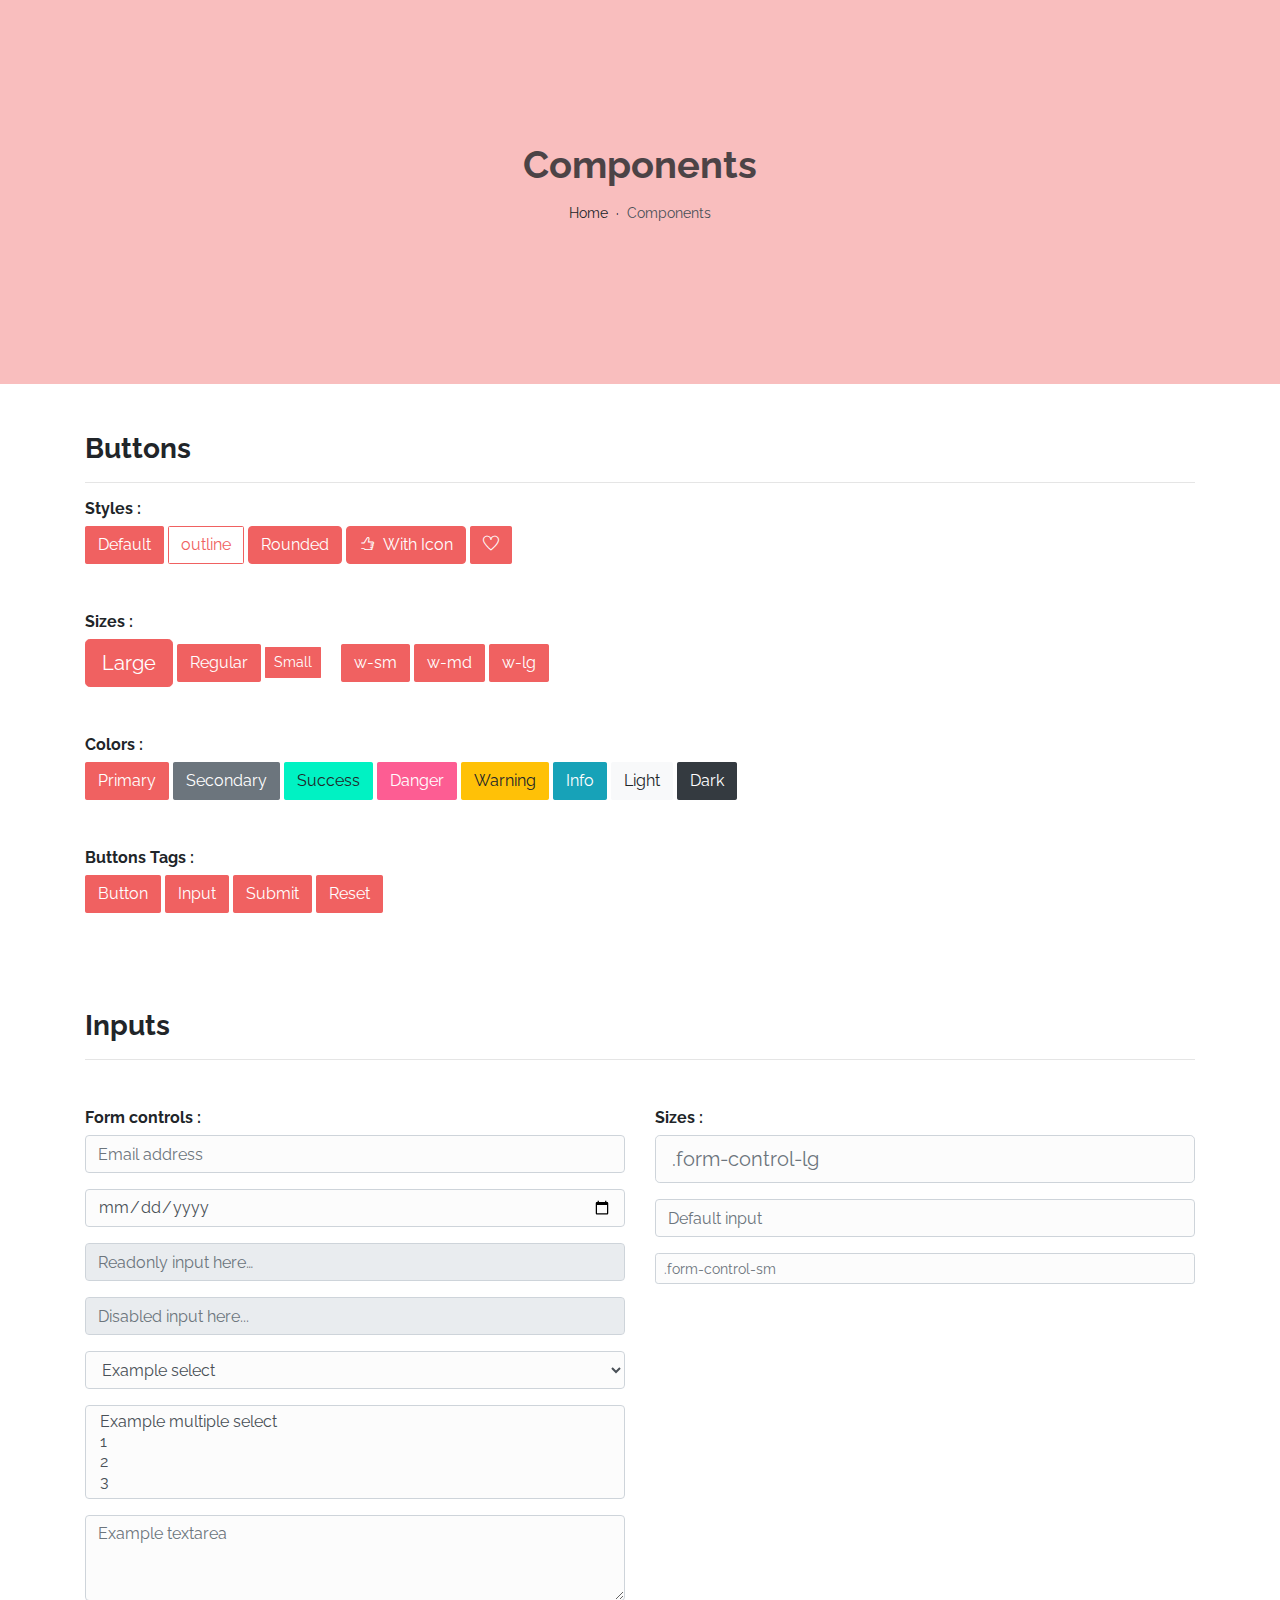
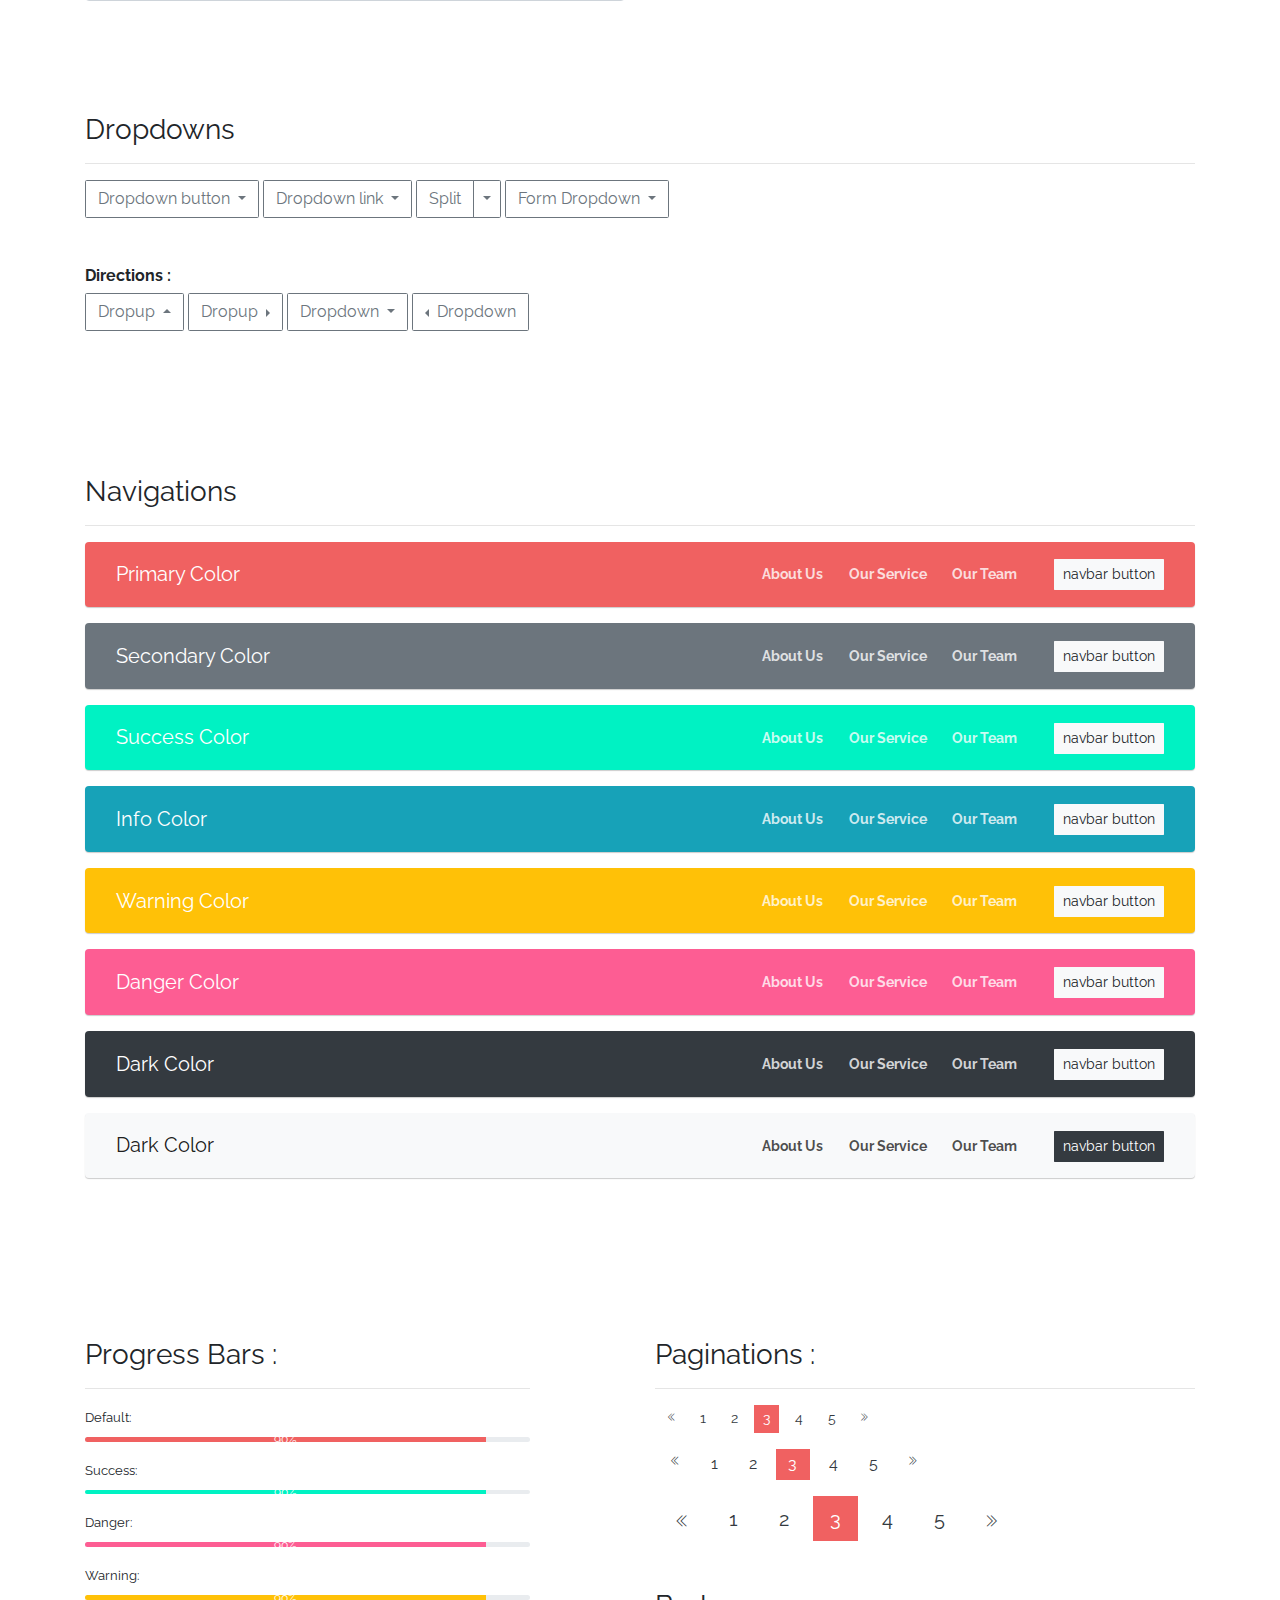
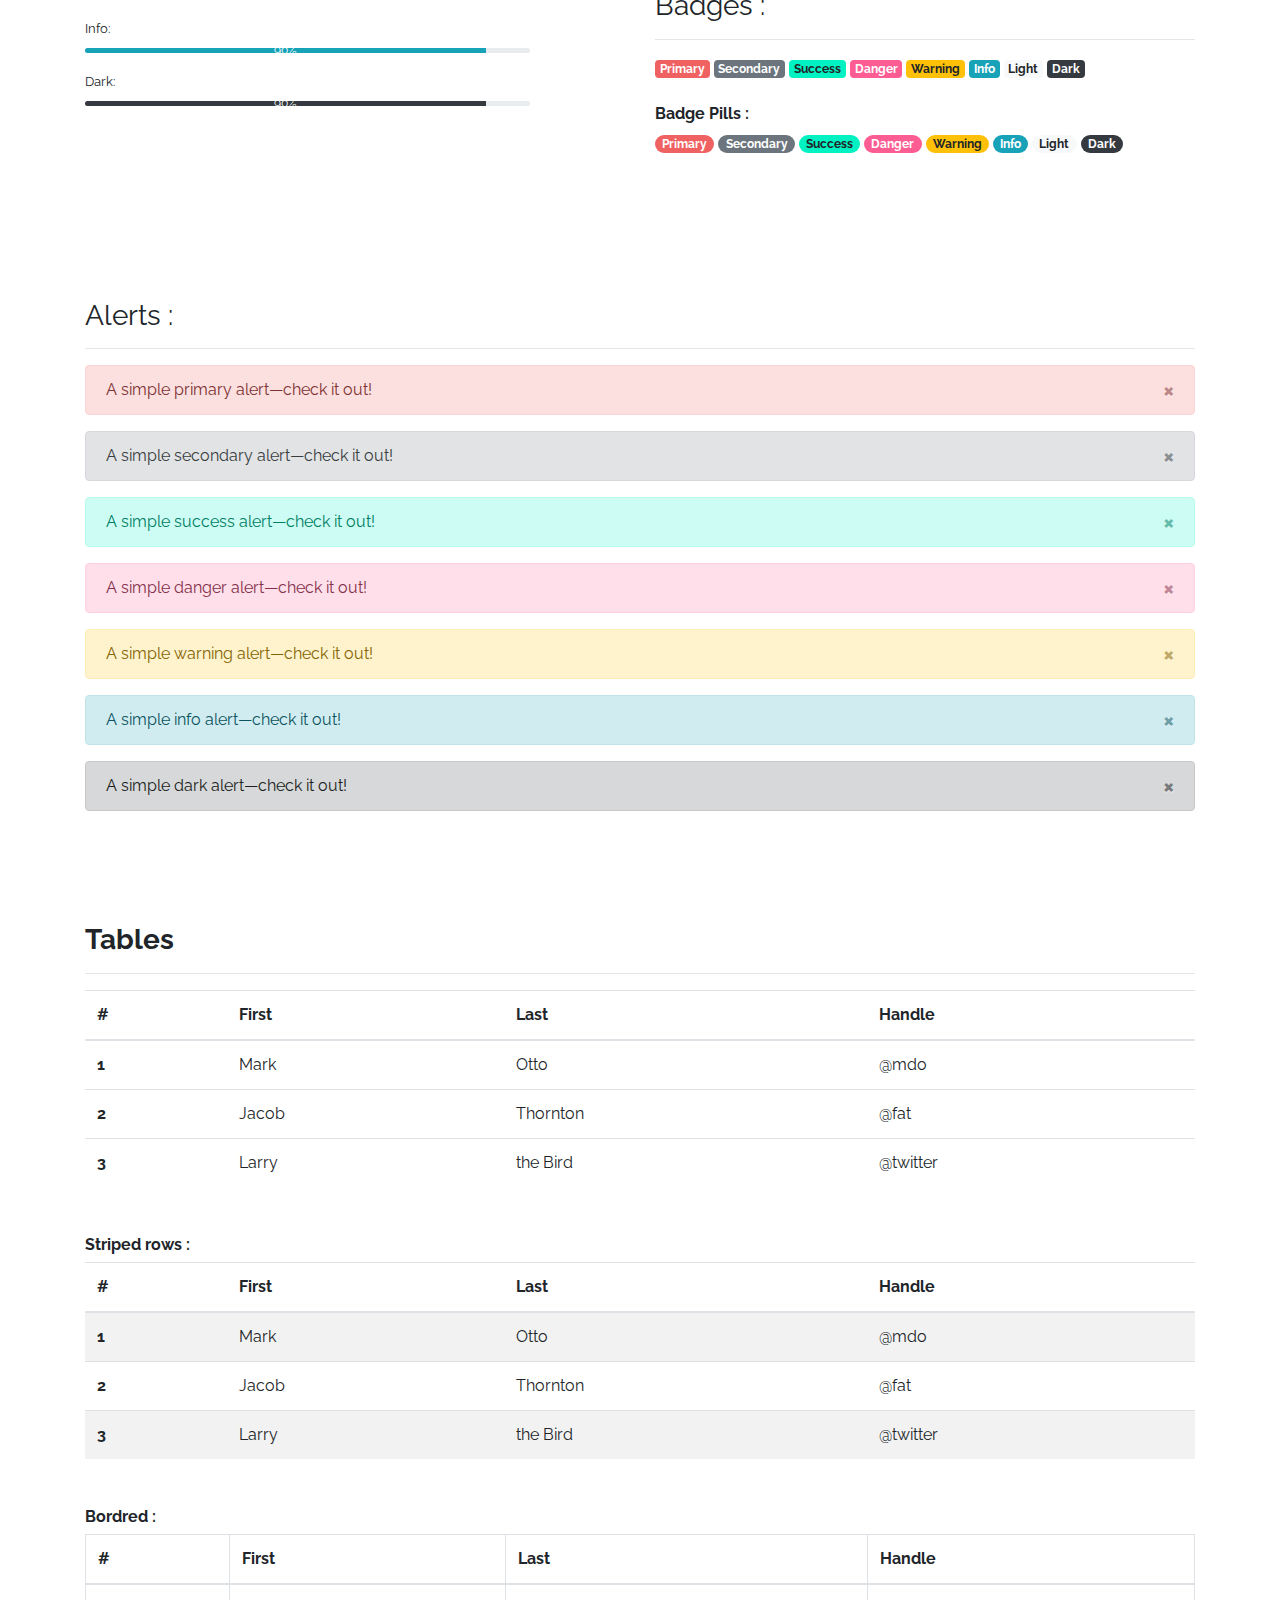
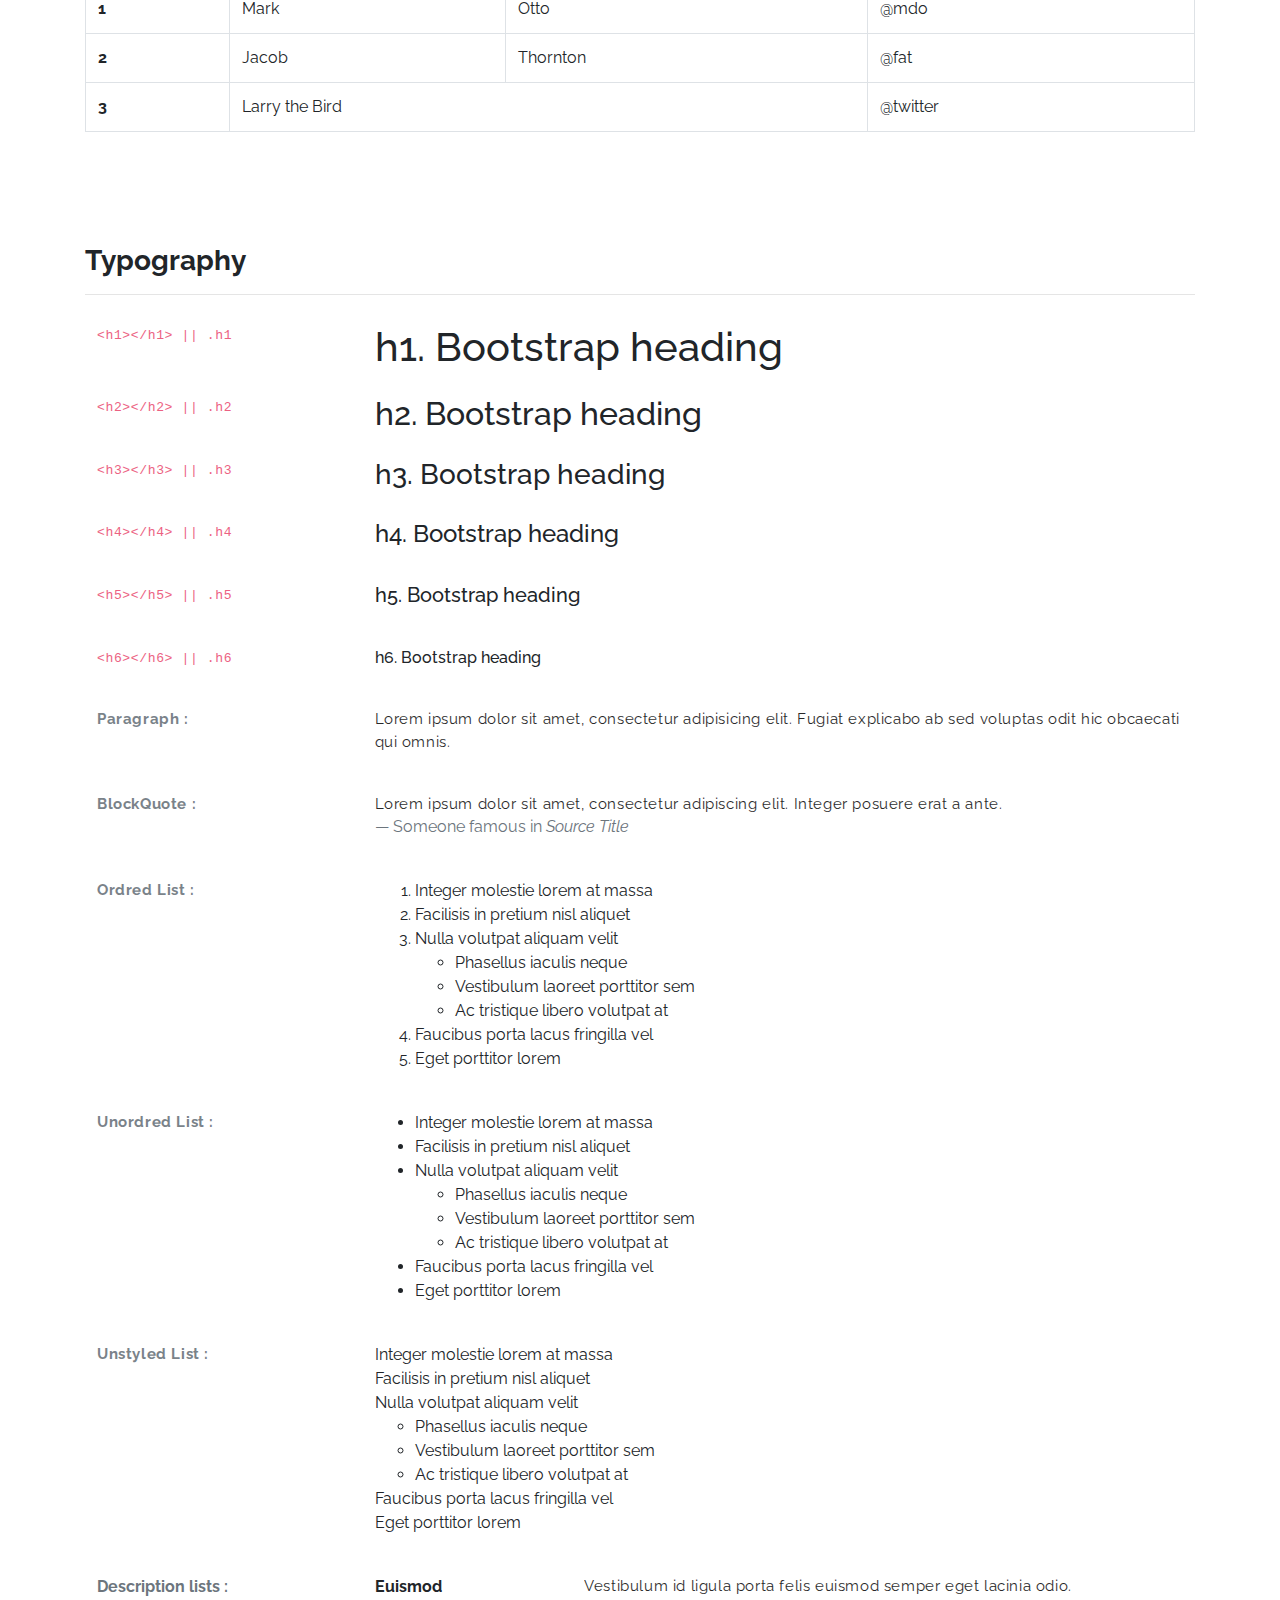
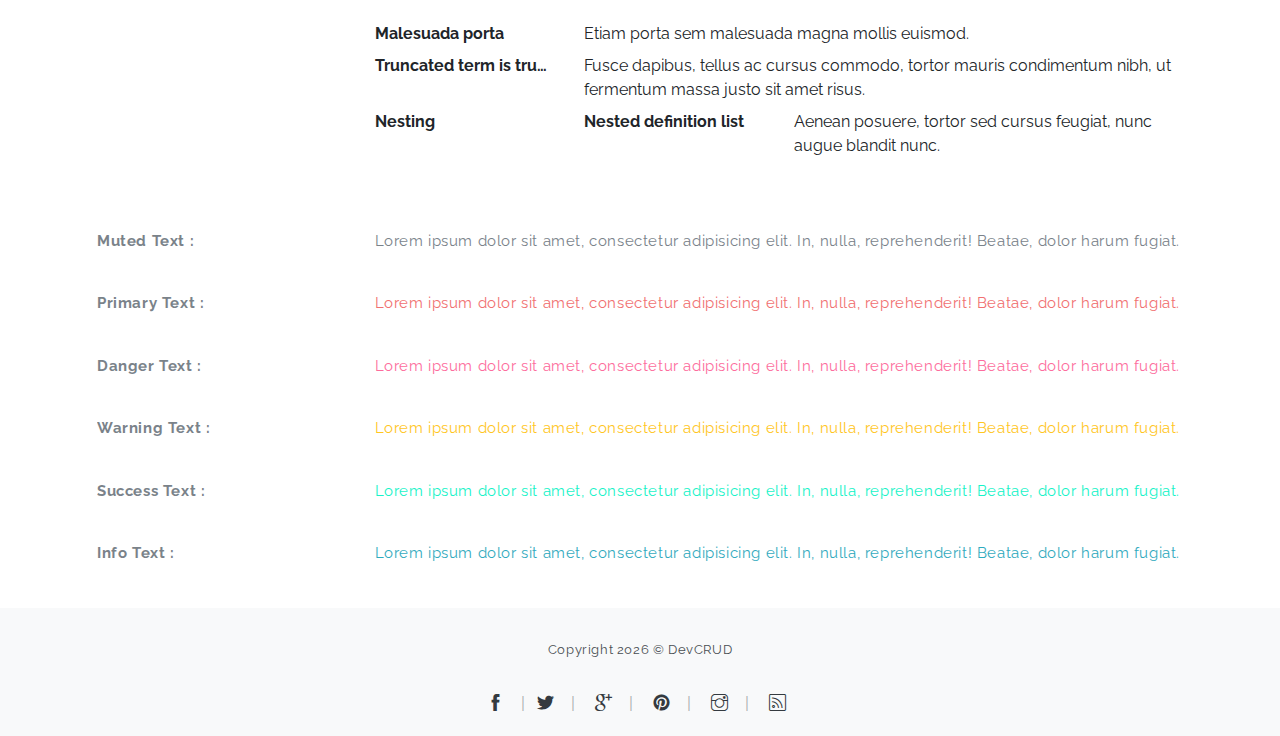
<file: public_html/components.html>
<!DOCTYPE html>
<html lang="en">
<head>
   <meta charset="utf-8">
    <meta name="viewport" content="width=device-width, initial-scale=1, shrink-to-fit=no">
    <meta name="description" content="Start your development with Ollie landing page.">
    <meta name="author" content="Devcrud">
    <title>Ollie Landing page | Components</title>
   <!-- font icons -->
   <link rel="stylesheet" href="assets/vendors/themify-icons/css/themify-icons.css">
   <!-- Bootstrap + Steller  -->
   <link rel="stylesheet" href="assets/css/ollie.css">
</head>
<body>

   <!-- Page Header -->
   <header class="header header-mini"> 
      <div class="header-title">Components</div> 
      <nav aria-label="breadcrumb">
         <ol class="breadcrumb">
            <li class="breadcrumb-item"><a href="/">Home</a></li>
            <li class="breadcrumb-item active" aria-current="page">Components</li>
         </ol>
      </nav>
   </header> <!-- End Of Page Header -->

   <!-- main content -->
   <div class="container">

      <!-- Buttons -->
      <h3 class="mt-5">Buttons</h3>
      <hr>
      <h6 class="section-secondary-title">Styles :</h6>
      <button class="btn btn-primary">Default</button>
      <button class="btn btn-outline-primary">outline</button>
      <button class="btn btn-primary rounded">Rounded</button>
      <button class="btn btn-primary rounded"><i class="ti-thumb-up pr-1"></i> With Icon</button>
      <button class="btn btn-primary circle"><i class="ti-heart"></i></button>

      <h6 class="section-secondary-title mt-5">Sizes :</h6>
      <button class="btn btn-primary btn-lg">Large</button>
      <button class="btn btn-primary ">Regular</button>
      <button class="btn btn-primary btn-sm">Small</button>
      <button class="btn btn-primary w-sm ml-3">w-sm</button>
      <button class="btn btn-primary w-md">w-md</button>
      <button class="btn btn-primary w-lg">w-lg</button>

      <h6 class="section-secondary-title mt-5">Colors :</h6>          
      <button type="button" class="btn btn-primary">Primary</button>
      <button type="button" class="btn btn-secondary">Secondary</button>
      <button type="button" class="btn btn-success">Success</button>
      <button type="button" class="btn btn-danger">Danger</button>
      <button type="button" class="btn btn-warning">Warning</button>
      <button type="button" class="btn btn-info">Info</button>
      <button type="button" class="btn btn-light">Light</button>
      <button type="button" class="btn btn-dark">Dark</button>

      <h6 class="section-secondary-title mt-5">Buttons Tags :</h6>
      <button class="btn btn-primary" type="submit">Button</button>
      <input class="btn btn-primary" type="button" value="Input">
      <input class="btn btn-primary" type="submit" value="Submit">
      <input class="btn btn-primary" type="reset" value="Reset">
      
      <!-- devider -->
      <div class="py-5"></div>

      <!-- Inputs -->
      <h3>Inputs</h3>
      <hr>
      <div class="row mt-5">
         <div class="col-md-6">
            <h6 class="section-secondary-title">Form controls :</h6>        
            <div class="form-group">
               <input type="email" class="form-control" id="exampleFormControlInput1" placeholder="Email address">
            </div>
            <div class="form-group">
               <input type="date" class="form-control" id="exampleFormControlInput1" placeholder="Date">
            </div>
            <div class="form-group">
               <input class="form-control" type="text" placeholder="Readonly input here…" readonly>
            </div>
            <div class="form-group">
               <input class="form-control" id="disabledInput" type="text" placeholder="Disabled input here..." disabled>
            </div>
            <div class="form-group">
               <select class="form-control" id="exampleFormControlSelect1">
                  <option>Example select</option>
                  <option>1</option>
                  <option>2</option>
                  <option>3</option>
                  <option>4</option>
                  <option>5</option>
               </select>
            </div>
            <div class="form-group">
               <select multiple class="form-control" id="exampleFormControlSelect2">
                  <option>Example multiple select</option>
                  <option>1</option>
                  <option>2</option>
                  <option>3</option>
                  <option>4</option>
                  <option>5</option>
               </select>
            </div>
            <div class="form-group">
               <textarea class="form-control" id="exampleFormControlTextarea1" rows="3" placeholder="Example textarea"></textarea>
            </div>
         </div>
         <div class="col-md-6">
            <h6 class="section-secondary-title">Sizes :</h6>    
            <div class="form-group">
               <input class="form-control form-control-lg" type="text" placeholder=".form-control-lg">             
            </div>
            <div class="form-group">
               <input class="form-control" type="text" placeholder="Default input">
            </div>
            <div class="form-group">
               <input class="form-control form-control-sm" type="text" placeholder=".form-control-sm"> 
            </div>
         </div>
      </div> <!-- end of inputs -->   

      <!-- devider -->
      <div class="py-5"></div>             

      <!-- Dropdowns -->
      <h3 class="components-section-title font-weight-normal">Dropdowns</h3>
      <hr>
      <div class="dropdown d-inline-block">
         <button class="btn btn-outline-secondary dropdown-toggle" type="button" id="dropdownMenuButton" data-toggle="dropdown" aria-haspopup="true" aria-expanded="false">
         Dropdown button
         </button>
         <div class="dropdown-menu" aria-labelledby="dropdownMenuButton">
         <a class="dropdown-item" href="#">Action</a>
         <a class="dropdown-item" href="#">Another action</a>
         <a class="dropdown-item" href="#">Something else here</a>
         </div>
      </div>
      <div class="dropdown d-inline-block">
         <a class="btn btn-outline-secondary dropdown-toggle" href="#" role="button" id="dropdownMenuLink" data-toggle="dropdown" aria-haspopup="true" aria-expanded="false">
            Dropdown link
         </a>
         <div class="dropdown-menu" aria-labelledby="dropdownMenuLink">
            <a class="dropdown-item" href="#">Action</a>
            <a class="dropdown-item" href="#">Another action</a>
            <a class="dropdown-item" href="#">Something else here</a>
         </div>
      </div>
      <div class="btn-group">
         <button type="button" class="btn btn-outline-secondary">Split</button>
         <button type="button" class="btn btn-outline-secondary dropdown-toggle dropdown-toggle-split" data-toggle="dropdown" aria-haspopup="true" aria-expanded="false">
         <span class="sr-only">Toggle Dropdown</span>
         </button>
         <div class="dropdown-menu">
            <a class="dropdown-item" href="#">Action</a>
            <a class="dropdown-item" href="#">Another action</a>
            <a class="dropdown-item" href="#">Something else here</a>
            <div class="dropdown-divider"></div>
            <a class="dropdown-item" href="#">Separated link</a>
         </div>
      </div>
      <div class="btn-group">
         <button class="btn btn-outline-secondary dropdown-toggle" type="button" id="dropdownMenuButton" data-toggle="dropdown" aria-haspopup="true" aria-expanded="false">
            Form Dropdown
         </button>
         <div class="dropdown-menu form">
            <form class="px-4 py-3">
               <div class="form-group">
                  <input type="email" class="form-control" id="exampleDropdownFormEmail1" placeholder="email@example.com">
               </div>
               <div class="form-group">
                  <input type="password" class="form-control" id="exampleDropdownFormPassword1" placeholder="Password">
               </div>
               <div class="form-check mb-3">
                  <input type="checkbox" class="form-check-input" id="dropdownCheck">
                  <label class="form-check-label" for="dropdownCheck">
                     Remember me
                  </label>
               </div>
               <button type="submit" class="btn btn-primary btn-block">Sign in</button>
            </form>
            <div class="dropdown-divider"></div>
            <a class="dropdown-item" href="#"><small>New around here? Sign up</small></a>
            <a class="dropdown-item" href="#"><small>Forgot password?</small></a>
         </div>
      </div>       
      <h6 class="section-secondary-title mt-5">Directions :</h6>  
      <div class="btn-group dropup">
         <button type="button" class="btn btn-outline-secondary dropdown-toggle" data-toggle="dropdown" aria-haspopup="true" aria-expanded="false">
            Dropup
         </button>
         <div class="dropdown-menu">
            <a class="dropdown-item" href="#">Action</a>
            <a class="dropdown-item" href="#">Another action</a>
            <a class="dropdown-item" href="#">Something else here</a>
            <div class="dropdown-divider"></div>
            <a class="dropdown-item" href="#">Separated link</a>
         </div>
      </div>
      <div class="btn-group dropright">
         <button type="button" class="btn btn-outline-secondary dropdown-toggle" data-toggle="dropdown" aria-haspopup="true" aria-expanded="false">
            Dropup
         </button>
         <div class="dropdown-menu">
            <a class="dropdown-item" href="#">Action</a>
            <a class="dropdown-item" href="#">Another action</a>
            <a class="dropdown-item" href="#">Something else here</a>
            <div class="dropdown-divider"></div>
            <a class="dropdown-item" href="#">Separated link</a>
         </div>
      </div>
      <div class="btn-group">
         <button type="button" class="btn btn-outline-secondary dropdown-toggle" data-toggle="dropdown" aria-haspopup="true" aria-expanded="false">
            Dropdown
         </button>
         <div class="dropdown-menu">
            <a class="dropdown-item" href="#">Action</a>
            <a class="dropdown-item" href="#">Another action</a>
            <a class="dropdown-item" href="#">Something else here</a>
            <div class="dropdown-divider"></div>
            <a class="dropdown-item" href="#">Separated link</a>
         </div>
      </div>
      <div class="btn-group dropleft">
         <button type="button" class="btn btn-outline-secondary dropdown-toggle" data-toggle="dropdown" aria-haspopup="true" aria-expanded="false">
            Dropdown
         </button>
         <div class="dropdown-menu">
            <a class="dropdown-item" href="#">Action</a>
            <a class="dropdown-item" href="#">Another action</a>
            <a class="dropdown-item" href="#">Something else here</a>
            <div class="dropdown-divider"></div>
            <a class="dropdown-item" href="#">Separated link</a>
         </div>
      </div> <!-- end of Dropdowns -->  

      <!-- devider -->
      <div class="py-5"></div>   

      <!-- navbars -->
      <h3 class="components-section-title font-weight-normal mt-5">Navigations</h3>
      <hr>
      <nav class="navbar navbar-expand-sm navbar-dark bg-primary rounded shadow mb-3">
         <div class="container">
            <a class="navbar-brand" href="#">Primary Color</a>
            <button class="navbar-toggler ml-auto" type="button" data-toggle="collapse" data-target="#navbarSupportedContent" aria-controls="navbarSupportedContent" aria-expanded="false" aria-label="Toggle navigation">
            <span class="navbar-toggler-icon"></span>
            </button>
            <div class="collapse navbar-collapse" id="navbarSupportedContent">
               <ul class="navbar-nav ml-auto"> 
                  <li class="nav-item">
                     <a class="nav-link" href="#about">About Us</a>
                  </li>
                  <li class="nav-item">
                     <a class="nav-link" href="#service">Our Service</a>
                  </li>
                  <li class="nav-item">
                     <a class="nav-link" href="#team">Our Team</a>
                  </li>
                  <li class="nav-item">
                     <a href="#book-table" class="ml-4 mt-1 btn btn-light btn-sm">navbar button</a>
                  </li>
               </ul>                       
            </div>
         </div>
      </nav>
      <nav class="navbar navbar-expand-sm navbar-dark bg-secondary rounded shadow mb-3">
         <div class="container">
            <a class="navbar-brand" href="#">Secondary Color</a>
            <button class="navbar-toggler ml-auto" type="button" data-toggle="collapse" data-target="#navbarSupportedContent" aria-controls="navbarSupportedContent" aria-expanded="false" aria-label="Toggle navigation">
            <span class="navbar-toggler-icon"></span>
            </button>
            <div class="collapse navbar-collapse" id="navbarSupportedContent">
               <ul class="navbar-nav ml-auto"> 
                  <li class="nav-item">
                     <a class="nav-link" href="#about">About Us</a>
                  </li>
                  <li class="nav-item">
                     <a class="nav-link" href="#service">Our Service</a>
                  </li>
                  <li class="nav-item">
                     <a class="nav-link" href="#team">Our Team</a>
                  </li>
                  <li class="nav-item">
                     <a href="#book-table" class="ml-4 mt-1 btn btn-light btn-sm">navbar button</a>
                  </li>
               </ul>                       
            </div>
         </div>
      </nav>
      <nav class="navbar navbar-expand-sm navbar-dark bg-success rounded shadow mb-3">
         <div class="container">
            <a class="navbar-brand" href="#">Success Color</a>
            <button class="navbar-toggler ml-auto" type="button" data-toggle="collapse" data-target="#navbarSupportedContent" aria-controls="navbarSupportedContent" aria-expanded="false" aria-label="Toggle navigation">
            <span class="navbar-toggler-icon"></span>
            </button>
            <div class="collapse navbar-collapse" id="navbarSupportedContent">
               <ul class="navbar-nav ml-auto"> 
                  <li class="nav-item">
                     <a class="nav-link" href="#about">About Us</a>
                  </li>
                  <li class="nav-item">
                     <a class="nav-link" href="#service">Our Service</a>
                  </li>
                  <li class="nav-item">
                     <a class="nav-link" href="#team">Our Team</a>
                  </li>
                  <li class="nav-item">
                     <a href="#book-table" class="ml-4 mt-1 btn btn-light btn-sm">navbar button</a>
                  </li>
               </ul>                       
            </div>
         </div>
      </nav>
      <nav class="navbar navbar-expand-sm navbar-dark bg-info rounded shadow mb-3">
         <div class="container">
            <a class="navbar-brand" href="#">Info Color</a>
            <button class="navbar-toggler ml-auto" type="button" data-toggle="collapse" data-target="#navbarSupportedContent" aria-controls="navbarSupportedContent" aria-expanded="false" aria-label="Toggle navigation">
            <span class="navbar-toggler-icon"></span>
            </button>
            <div class="collapse navbar-collapse" id="navbarSupportedContent">
               <ul class="navbar-nav ml-auto"> 
                  <li class="nav-item">
                     <a class="nav-link" href="#about">About Us</a>
                  </li>
                  <li class="nav-item">
                     <a class="nav-link" href="#service">Our Service</a>
                  </li>
                  <li class="nav-item">
                     <a class="nav-link" href="#team">Our Team</a>
                  </li>
                  <li class="nav-item">
                     <a href="#book-table" class="ml-4 mt-1 btn btn-light btn-sm">navbar button</a>
                  </li>
               </ul>                       
            </div>
         </div>
      </nav>
      <nav class="navbar navbar-expand-sm navbar-dark bg-warning rounded shadow mb-3">
         <div class="container">
            <a class="navbar-brand" href="#">Warning Color</a>
            <button class="navbar-toggler ml-auto" type="button" data-toggle="collapse" data-target="#navbarSupportedContent" aria-controls="navbarSupportedContent" aria-expanded="false" aria-label="Toggle navigation">
            <span class="navbar-toggler-icon"></span>
            </button>
            <div class="collapse navbar-collapse" id="navbarSupportedContent">
               <ul class="navbar-nav ml-auto"> 
                  <li class="nav-item">
                     <a class="nav-link" href="#about">About Us</a>
                  </li>
                  <li class="nav-item">
                     <a class="nav-link" href="#service">Our Service</a>
                  </li>
                  <li class="nav-item">
                     <a class="nav-link" href="#team">Our Team</a>
                  </li>
                  <li class="nav-item">
                     <a href="#book-table" class="ml-4 mt-1 btn btn-light btn-sm">navbar button</a>
                  </li>
               </ul>                       
            </div>
         </div>
      </nav>
      <nav class="navbar navbar-expand-sm navbar-dark bg-danger rounded shadow mb-3">
         <div class="container">
            <a class="navbar-brand" href="#">Danger Color</a>
            <button class="navbar-toggler ml-auto" type="button" data-toggle="collapse" data-target="#navbarSupportedContent" aria-controls="navbarSupportedContent" aria-expanded="false" aria-label="Toggle navigation">
            <span class="navbar-toggler-icon"></span>
            </button>
            <div class="collapse navbar-collapse" id="navbarSupportedContent">
               <ul class="navbar-nav ml-auto"> 
                  <li class="nav-item">
                     <a class="nav-link" href="#about">About Us</a>
                  </li>
                  <li class="nav-item">
                     <a class="nav-link" href="#service">Our Service</a>
                  </li>
                  <li class="nav-item">
                     <a class="nav-link" href="#team">Our Team</a>
                  </li>
                  <li class="nav-item">
                     <a href="#book-table" class="ml-4 mt-1 btn btn-light btn-sm">navbar button</a>
                  </li>
               </ul>                       
            </div>
         </div>
      </nav>
      <nav class="navbar navbar-expand-sm navbar-dark bg-dark rounded shadow mb-3">
         <div class="container">
            <a class="navbar-brand" href="#">Dark Color</a>
            <button class="navbar-toggler ml-auto" type="button" data-toggle="collapse" data-target="#navbarSupportedContent" aria-controls="navbarSupportedContent" aria-expanded="false" aria-label="Toggle navigation">
            <span class="navbar-toggler-icon"></span>
            </button>
            <div class="collapse navbar-collapse" id="navbarSupportedContent">
               <ul class="navbar-nav ml-auto"> 
                  <li class="nav-item">
                     <a class="nav-link" href="#about">About Us</a>
                  </li>
                  <li class="nav-item">
                     <a class="nav-link" href="#service">Our Service</a>
                  </li>
                  <li class="nav-item">
                     <a class="nav-link" href="#team">Our Team</a>
                  </li>
                  <li class="nav-item">
                     <a href="#book-table" class="ml-4 mt-1 btn btn-light btn-sm">navbar button</a>
                  </li>
               </ul>                       
            </div>
         </div>
      </nav>
      <nav class="navbar navbar-expand-sm navbar-light bg-light rounded shadow mb-3">
         <div class="container">
            <a class="navbar-brand" href="#">Dark Color</a>
            <button class="navbar-toggler ml-auto" type="button" data-toggle="collapse" data-target="#navbarSupportedContent" aria-controls="navbarSupportedContent" aria-expanded="false" aria-label="Toggle navigation">
            <span class="navbar-toggler-icon"></span>
            </button>
            <div class="collapse navbar-collapse" id="navbarSupportedContent">
               <ul class="navbar-nav ml-auto"> 
                  <li class="nav-item">
                     <a class="nav-link" href="#about">About Us</a>
                  </li>
                  <li class="nav-item">
                     <a class="nav-link" href="#service">Our Service</a>
                  </li>
                  <li class="nav-item">
                     <a class="nav-link" href="#team">Our Team</a>
                  </li>
                  <li class="nav-item">
                     <a href="#book-table" class="ml-4 mt-1 btn btn-dark btn-sm">navbar button</a>
                  </li>
               </ul>                       
            </div>
         </div>
      </nav>
      <!-- End of navbars -->

      <!-- devider -->
      <div class="py-5"></div>   
      
      <!-- progress bars -->
      <div class="row justify-content-between">
         <div class="col-md-5">
            <h3 class="components-section-title font-weight-normal mt-5">Progress Bars :</h3>
            <hr>
            <small>Default: </small>
            <div class="progress mt-2 mb-3">
               <div class="progress-bar" role="progressbar" style="width: 90%" aria-valuenow="25" aria-valuemin="0" aria-valuemax="100"><span>90%</span></div>
            </div>
            <small>Success:</small>
            <div class="progress mt-2 mb-3">
               <div class="progress-bar bg-success" role="progressbar" style="width: 90%" aria-valuenow="25" aria-valuemin="0" aria-valuemax="100"><span>90%</span></div>
            </div>
            <small>Danger:</small>
            <div class="progress mt-2 mb-3">
               <div class="progress-bar bg-danger" role="progressbar" style="width: 90%" aria-valuenow="25" aria-valuemin="0" aria-valuemax="100"><span>90%</span></div>
            </div>
            <small>Warning:</small>
            <div class="progress mt-2 mb-3">
               <div class="progress-bar bg-warning" role="progressbar" style="width: 90%" aria-valuenow="25" aria-valuemin="0" aria-valuemax="100"><span>90%</span></div>
            </div>
            <small>Info:</small>
            <div class="progress mt-2 mb-3">
               <div class="progress-bar bg-info" role="progressbar" style="width: 90%" aria-valuenow="25" aria-valuemin="0" aria-valuemax="100"><span>90%</span></div>
            </div>
            <small>Dark:</small>
            <div class="progress mt-2 mb-3">
               <div class="progress-bar bg-dark" role="progressbar" style="width: 90%" aria-valuenow="25" aria-valuemin="0" aria-valuemax="100"><span>90%</span></div>
            </div>
         </div>
         <div class="col-md-6">
            <h3 class="components-section-title font-weight-normal mt-5">Paginations :</h3>
            <hr>
            <nav aria-label="Page navigation example">
               <ul class="pagination pagination-sm">
                  <li class="page-item"><a class="page-link" href="#"><i class="ti-angle-double-left"></i></a></li>
                  <li class="page-item"><a class="page-link" href="#">1</a></li>
                  <li class="page-item"><a class="page-link" href="#">2</a></li>
                  <li class="page-item active"><a class="page-link" href="#">3</a></li>
                  <li class="page-item"><a class="page-link" href="#">4</a></li>
                  <li class="page-item"><a class="page-link" href="#">5</a></li>
                  <li class="page-item"><a class="page-link" href="#"><i class="ti-angle-double-right"></i></a></li>
               </ul>
            </nav>
            <nav aria-label="Page navigation example">
               <ul class="pagination">
               <li class="page-item"><a class="page-link" href="#"><i class="ti-angle-double-left"></i></a></li>
                  <li class="page-item"><a class="page-link" href="#">1</a></li>
                  <li class="page-item"><a class="page-link" href="#">2</a></li>
                  <li class="page-item active"><a class="page-link" href="#">3</a></li>
                  <li class="page-item"><a class="page-link" href="#">4</a></li>
                  <li class="page-item"><a class="page-link" href="#">5</a></li>
                  <li class="page-item"><a class="page-link" href="#"><i class="ti-angle-double-right"></i></a></li>
               </ul>
            </nav>
            <nav aria-label="Page navigation example">
               <ul class="pagination pagination-lg">
                  <li class="page-item"><a class="page-link" href="#"><i class="ti-angle-double-left"></i></a></li>
                  <li class="page-item"><a class="page-link" href="#">1</a></li>
                  <li class="page-item"><a class="page-link" href="#">2</a></li>
                  <li class="page-item active"><a class="page-link" href="#">3</a></li>
                  <li class="page-item"><a class="page-link" href="#">4</a></li>
                  <li class="page-item"><a class="page-link" href="#">5</a></li>
                  <li class="page-item"><a class="page-link" href="#"><i class="ti-angle-double-right"></i></a></li>
               </ul>
            </nav>

            <!-- Badges -->
            <h3 class="components-section-title font-weight-normal mt-5">Badges :</h3>
            <hr>
            <span class="badge badge-primary">Primary</span>
            <span class="badge badge-secondary">Secondary</span>
            <span class="badge badge-success">Success</span>
            <span class="badge badge-danger">Danger</span>
            <span class="badge badge-warning">Warning</span>
            <span class="badge badge-info">Info</span>
            <span class="badge badge-light">Light</span>
            <span class="badge badge-dark">Dark</span>
            <h6 class="section-secondary-title mt-4 mb-2">Badge Pills :</h6>
            <span class="badge badge-pill badge-primary">Primary</span>
            <span class="badge badge-pill badge-secondary">Secondary</span>
            <span class="badge badge-pill badge-success">Success</span>
            <span class="badge badge-pill badge-danger">Danger</span>
            <span class="badge badge-pill badge-warning">Warning</span>
            <span class="badge badge-pill badge-info">Info</span>
            <span class="badge badge-pill badge-light">Light</span>
            <span class="badge badge-pill badge-dark">Dark</span>
         </div>
      </div> <!-- End of Progress bars -->

      <!-- devider -->
      <div class="py-5"></div>  

      <!-- Alerts -->
      <h3 class="components-section-title font-weight-normal mt-5">Alerts :</h3>
      <hr>
      <div class="alert alert-primary alert-dismissible fade show" role="alert">
         A simple primary alert—check it out!
         <button type="button" class="close" data-dismiss="alert" aria-label="Close">
            <span aria-hidden="true">&times;</span>
         </button>
      </div>
      <div class="alert alert-secondary alert-dismissible fade show" role="alert">
         A simple secondary alert—check it out!
         <button type="button" class="close" data-dismiss="alert" aria-label="Close">
            <span aria-hidden="true">&times;</span>
         </button>
      </div>
      <div class="alert alert-success alert-dismissible fade show" role="alert">
         A simple success alert—check it out!
         <button type="button" class="close" data-dismiss="alert" aria-label="Close">
            <span aria-hidden="true">&times;</span>
         </button>
      </div>
      <div class="alert alert-danger alert-dismissible fade show" role="alert">
         A simple danger alert—check it out!
         <button type="button" class="close" data-dismiss="alert" aria-label="Close">
            <span aria-hidden="true">&times;</span>
         </button>
      </div>
      <div class="alert alert-warning alert-dismissible fade show" role="alert">
         A simple warning alert—check it out!
         <button type="button" class="close" data-dismiss="alert" aria-label="Close">
            <span aria-hidden="true">&times;</span>
         </button>
      </div>
      <div class="alert alert-info alert-dismissible fade show" role="alert">
         A simple info alert—check it out!
         <button type="button" class="close" data-dismiss="alert" aria-label="Close">
            <span aria-hidden="true">&times;</span>
         </button>
      </div>
      <div class="alert alert-dark alert-dismissible fade show" role="alert">
         A simple dark alert—check it out!
         <button type="button" class="close" data-dismiss="alert" aria-label="Close">
            <span aria-hidden="true">&times;</span>
         </button>
      </div>
      <!-- end of alerts -->

      <!-- devider -->
      <div class="py-5"></div> 
   
      <!-- tables -->
      <h3 class="components-section-title">Tables</h3>
      <hr>
      <table class="table">
         <thead>
            <tr>
               <th scope="col">#</th>
               <th scope="col">First</th>
               <th scope="col">Last</th>
               <th scope="col">Handle</th>
            </tr>
         </thead>
         <tbody>
            <tr>
               <th scope="row">1</th>
               <td>Mark</td>
               <td>Otto</td>
               <td>@mdo</td>
            </tr>
            <tr>
               <th scope="row">2</th>
               <td>Jacob</td>
               <td>Thornton</td>
               <td>@fat</td>
            </tr>
            <tr>
               <th scope="row">3</th>
               <td>Larry</td>
               <td>the Bird</td>
               <td>@twitter</td>
            </tr>
         </tbody>
      </table>

      <h6 class="section-secondary-title mt-5">Striped rows :</h6>
      <table class="table table-striped">
         <thead>
            <tr>
               <th scope="col">#</th>
               <th scope="col">First</th>
               <th scope="col">Last</th>
               <th scope="col">Handle</th>
            </tr>
         </thead>
         <tbody>
            <tr>
               <th scope="row">1</th>
               <td>Mark</td>
               <td>Otto</td>
               <td>@mdo</td>
            </tr>
            <tr>
               <th scope="row">2</th>
               <td>Jacob</td>
               <td>Thornton</td>
               <td>@fat</td>
            </tr>
            <tr>
               <th scope="row">3</th>
               <td>Larry</td>
               <td>the Bird</td>
               <td>@twitter</td>
            </tr>
         </tbody>
      </table>

      <h6 class="section-secondary-title mt-5">Bordred :</h6>
      <table class="table table-bordered">
         <thead>
            <tr>
               <th scope="col">#</th>
               <th scope="col">First</th>
               <th scope="col">Last</th>
               <th scope="col">Handle</th>
            </tr>
         </thead>
         <tbody>
            <tr>
               <th scope="row">1</th>
               <td>Mark</td>
               <td>Otto</td>
               <td>@mdo</td>
            </tr>
            <tr>
               <th scope="row">2</th>
               <td>Jacob</td>
               <td>Thornton</td>
               <td>@fat</td>
            </tr>
            <tr>
               <th scope="row">3</th>
               <td colspan="2">Larry the Bird</td>
               <td>@twitter</td>
            </tr>
         </tbody>
      </table>
      <!-- end of tables -->

      <!-- devider -->
      <div class="py-5"></div> 

      <!-- typography -->
      <h3 class="components-section-title">Typography</h3>
      <hr>
      
      <table class="table table-borderless v-align-center">
         <tbody>
            <tr>
               <td>
                  <p><code class="highlighter-rouge">&lt;h1&gt;&lt;/h1&gt; || .h1</code></p>
               </td>
               <td class="w-75"><span class="h1">h1. Bootstrap heading</span></td>
            </tr>
            <tr>
               <td>
                  <p><code class="highlighter-rouge">&lt;h2&gt;&lt;/h2&gt; || .h2</code></p>
               </td>
               <td><span class="h2">h2. Bootstrap heading</span></td>
            </tr>
            <tr>
               <td>
                  <p><code class="highlighter-rouge">&lt;h3&gt;&lt;/h3&gt; || .h3</code></p>
               </td>
               <td><span class="h3">h3. Bootstrap heading</span></td>
            </tr>
            <tr>
               <td>
                  <p><code class="highlighter-rouge">&lt;h4&gt;&lt;/h4&gt; || .h4</code></p>
               </td>
               <td><span class="h4">h4. Bootstrap heading</span></td>
            </tr>
            <tr>
               <td>
                  <p><code class="highlighter-rouge">&lt;h5&gt;&lt;/h5&gt; || .h5</code></p>
               </td>
               <td><span class="h5">h5. Bootstrap heading</span></td>
            </tr>
            <tr>
               <td>
                  <p><code class="highlighter-rouge">&lt;h6&gt;&lt;/h6&gt; || .h6</code></p>
               </td>
               <td><span class="h6">h6. Bootstrap heading</span></td>
            </tr>
            <tr>
               <td>
                  <p class="font-weight-bold text-muted">Paragraph :</p>
               </td>
               <td><p>Lorem ipsum dolor sit amet, consectetur adipisicing elit. Fugiat explicabo ab sed voluptas odit hic obcaecati qui omnis.</p></td>
            </tr>
            <tr>
               <td>
                  <p class="font-weight-bold text-muted">BlockQuote :</p>
               </td>
               <td>
                  <blockquote class="blockquote">
                     <p class="mb-0">Lorem ipsum dolor sit amet, consectetur adipiscing elit. Integer posuere erat a ante.</p>
                     <footer class="blockquote-footer">Someone famous in <cite title="Source Title">Source Title</cite></footer>
                  </blockquote>
               </td>
            </tr>

            <tr>
               <td><p class="font-weight-bold text-muted">Ordred List :</p></td>
               <td>
                  <ol>
                     <li>Integer molestie lorem at massa</li>
                     <li>Facilisis in pretium nisl aliquet</li>
                     <li>Nulla volutpat aliquam velit
                        <ul>
                           <li>Phasellus iaculis neque</li>
                           <li>Vestibulum laoreet porttitor sem</li>
                           <li>Ac tristique libero volutpat at</li>
                        </ul>
                     </li>
                     <li>Faucibus porta lacus fringilla vel</li>
                     <li>Eget porttitor lorem</li>
                  </ol>
               </td>
            </tr>
            <tr>
               <td><p class="font-weight-bold text-muted">Unordred List :</p></td>
               <td>
                  <ul >
                     <li>Integer molestie lorem at massa</li>
                     <li>Facilisis in pretium nisl aliquet</li>
                     <li>Nulla volutpat aliquam velit
                        <ul>
                           <li>Phasellus iaculis neque</li>
                           <li>Vestibulum laoreet porttitor sem</li>
                           <li>Ac tristique libero volutpat at</li>
                        </ul>
                     </li>
                     <li>Faucibus porta lacus fringilla vel</li>
                     <li>Eget porttitor lorem</li>
                  </ul>
               </td>
            </tr>
            <tr>
               <td><p class="font-weight-bold text-muted">Unstyled List :</p></td>
               <td>
                  <ul class="list-unstyled">
                     <li>Integer molestie lorem at massa</li>
                     <li>Facilisis in pretium nisl aliquet</li>
                     <li>Nulla volutpat aliquam velit
                        <ul>
                           <li>Phasellus iaculis neque</li>
                           <li>Vestibulum laoreet porttitor sem</li>
                           <li>Ac tristique libero volutpat at</li>
                        </ul>
                     </li>
                     <li>Faucibus porta lacus fringilla vel</li>
                     <li>Eget porttitor lorem</li>
                  </ul>
               </td>
            </tr>
            <tr>
               <td class="font-weight-bold text-muted">Description lists : </td>
               <td>
                  <dl class="row">
                     <dt class="col-sm-3">Euismod</dt>
                     <dd class="col-sm-9">
                        <p>Vestibulum id ligula porta felis euismod semper eget lacinia odio.</p>
                     </dd>

                     <dt class="col-sm-3">Malesuada porta</dt>
                     <dd class="col-sm-9">Etiam porta sem malesuada magna mollis euismod.</dd>

                     <dt class="col-sm-3 text-truncate">Truncated term is truncated</dt>
                     <dd class="col-sm-9">Fusce dapibus, tellus ac cursus commodo, tortor mauris condimentum nibh, ut fermentum massa justo sit amet risus.</dd>

                     <dt class="col-sm-3">Nesting</dt>
                     <dd class="col-sm-9">
                        <dl class="row">
                           <dt class="col-sm-4">Nested definition list</dt>
                           <dd class="col-sm-8">Aenean posuere, tortor sed cursus feugiat, nunc augue blandit nunc.</dd>
                        </dl>
                     </dd>
                  </dl>
               </td>
            </tr>
            <tr>
               <td>
                  <p class="font-weight-bold text-muted">Muted Text :</p>
               </td>
               <td>
                  <p class="text-muted">Lorem ipsum dolor sit amet, consectetur adipisicing elit. In, nulla, reprehenderit! Beatae, dolor harum fugiat.</p>
               </td>
            </tr>
            <tr>
               <td>
                  <p class="font-weight-bold text-muted">Primary Text :</p>
               </td>
               <td>
                  <p class="text-primary">Lorem ipsum dolor sit amet, consectetur adipisicing elit. In, nulla, reprehenderit! Beatae, dolor harum fugiat.</p>
               </td>
            </tr>
            <tr>
               <td>
                  <p class="font-weight-bold text-muted">Danger Text :</p>
               </td>
               <td>
                  <p class="text-danger">Lorem ipsum dolor sit amet, consectetur adipisicing elit. In, nulla, reprehenderit! Beatae, dolor harum fugiat.</p>
               </td>
            </tr>
            <tr>
               <td>
                  <p class="font-weight-bold text-muted">Warning Text :</p>
               </td>
               <td>
                  <p class="text-warning">Lorem ipsum dolor sit amet, consectetur adipisicing elit. In, nulla, reprehenderit! Beatae, dolor harum fugiat.</p>
               </td>
            </tr>
            <tr>
               <td>
                  <p class="font-weight-bold text-muted">Success Text :</p>
               </td>
               <td>
                  <p class="text-success">Lorem ipsum dolor sit amet, consectetur adipisicing elit. In, nulla, reprehenderit! Beatae, dolor harum fugiat.</p>
               </td>
            </tr>
            <tr>
               <td>
                  <p class="font-weight-bold text-muted">Info Text :</p>
               </td>
               <td>
                  <p class="text-info">Lorem ipsum dolor sit amet, consectetur adipisicing elit. In, nulla, reprehenderit! Beatae, dolor harum fugiat.</p>
               </td>
            </tr>
         </tbody>
      </table>
   </div>
   <!-- end of typography -->

   <!-- Page Footer -->
    <footer class="footer py-4 bg-light"> 
        <div class="container text-center">
            <p class="mb-4 small">Copyright <script>document.write(new Date().getFullYear())</script> &copy; <a href="http://www.devcrud.com">DevCRUD</a></p>
            <div class="social-links">
                <a href="javascript:void(0)" class="text-dark"><i class="ti-facebook"></i></a>
                <a href="javascript:void(0)" class="text-dark"><i class="ti-twitter-alt"></i></a>
                <a href="javascript:void(0)" class="text-dark"><i class="ti-google"></i></a>
                <a href="javascript:void(0)" class="text-dark"><i class="ti-pinterest-alt"></i></a>
                <a href="javascript:void(0)" class="text-dark"><i class="ti-instagram"></i></a>
                <a href="javascript:void(0)" class="text-dark"><i class="ti-rss"></i></a>
            </div>
        </div>
    </footer>
    <!-- End of page footer -->
   
   <!-- core  -->
   <script src="assets/vendors/jquery/jquery-3.4.1.js"></script>
   <script src="assets/vendors/bootstrap/bootstrap.bundle.js"></script>

</body>
</html>
</file>
<file: public_html/assets/vendors/themify-icons/css/themify-icons.css>
@font-face {
	font-family: 'themify';
	src:url("../fonts/themify.eot?-fvbane");
	src:url("../fonts/themify.eot?#iefix-fvbane") format("embedded-opentype"),
		url("../fonts/themify.woff?-fvbane") format("woff"),
		url("../fonts/themify.ttf?-fvbane") format("truetype"),
		url("../fonts/themify.svg?-fvbane#themify") format("svg");
	font-weight: normal;
	font-style: normal;
}

[class^="ti-"], [class*=" ti-"] {
	font-family: 'themify';
	speak: none;
	font-style: normal;
	font-weight: normal;
	font-variant: normal;
	text-transform: none;
	line-height: 1;

	/* Better Font Rendering =========== */
	-webkit-font-smoothing: antialiased;
	-moz-osx-font-smoothing: grayscale;
}

.ti-wand:before {
	content: "\e600";
}
.ti-volume:before {
	content: "\e601";
}
.ti-user:before {
	content: "\e602";
}
.ti-unlock:before {
	content: "\e603";
}
.ti-unlink:before {
	content: "\e604";
}
.ti-trash:before {
	content: "\e605";
}
.ti-thought:before {
	content: "\e606";
}
.ti-target:before {
	content: "\e607";
}
.ti-tag:before {
	content: "\e608";
}
.ti-tablet:before {
	content: "\e609";
}
.ti-star:before {
	content: "\e60a";
}
.ti-spray:before {
	content: "\e60b";
}
.ti-signal:before {
	content: "\e60c";
}
.ti-shopping-cart:before {
	content: "\e60d";
}
.ti-shopping-cart-full:before {
	content: "\e60e";
}
.ti-settings:before {
	content: "\e60f";
}
.ti-search:before {
	content: "\e610";
}
.ti-zoom-in:before {
	content: "\e611";
}
.ti-zoom-out:before {
	content: "\e612";
}
.ti-cut:before {
	content: "\e613";
}
.ti-ruler:before {
	content: "\e614";
}
.ti-ruler-pencil:before {
	content: "\e615";
}
.ti-ruler-alt:before {
	content: "\e616";
}
.ti-bookmark:before {
	content: "\e617";
}
.ti-bookmark-alt:before {
	content: "\e618";
}
.ti-reload:before {
	content: "\e619";
}
.ti-plus:before {
	content: "\e61a";
}
.ti-pin:before {
	content: "\e61b";
}
.ti-pencil:before {
	content: "\e61c";
}
.ti-pencil-alt:before {
	content: "\e61d";
}
.ti-paint-roller:before {
	content: "\e61e";
}
.ti-paint-bucket:before {
	content: "\e61f";
}
.ti-na:before {
	content: "\e620";
}
.ti-mobile:before {
	content: "\e621";
}
.ti-minus:before {
	content: "\e622";
}
.ti-medall:before {
	content: "\e623";
}
.ti-medall-alt:before {
	content: "\e624";
}
.ti-marker:before {
	content: "\e625";
}
.ti-marker-alt:before {
	content: "\e626";
}
.ti-arrow-up:before {
	content: "\e627";
}
.ti-arrow-right:before {
	content: "\e628";
}
.ti-arrow-left:before {
	content: "\e629";
}
.ti-arrow-down:before {
	content: "\e62a";
}
.ti-lock:before {
	content: "\e62b";
}
.ti-location-arrow:before {
	content: "\e62c";
}
.ti-link:before {
	content: "\e62d";
}
.ti-layout:before {
	content: "\e62e";
}
.ti-layers:before {
	content: "\e62f";
}
.ti-layers-alt:before {
	content: "\e630";
}
.ti-key:before {
	content: "\e631";
}
.ti-import:before {
	content: "\e632";
}
.ti-image:before {
	content: "\e633";
}
.ti-heart:before {
	content: "\e634";
}
.ti-heart-broken:before {
	content: "\e635";
}
.ti-hand-stop:before {
	content: "\e636";
}
.ti-hand-open:before {
	content: "\e637";
}
.ti-hand-drag:before {
	content: "\e638";
}
.ti-folder:before {
	content: "\e639";
}
.ti-flag:before {
	content: "\e63a";
}
.ti-flag-alt:before {
	content: "\e63b";
}
.ti-flag-alt-2:before {
	content: "\e63c";
}
.ti-eye:before {
	content: "\e63d";
}
.ti-export:before {
	content: "\e63e";
}
.ti-exchange-vertical:before {
	content: "\e63f";
}
.ti-desktop:before {
	content: "\e640";
}
.ti-cup:before {
	content: "\e641";
}
.ti-crown:before {
	content: "\e642";
}
.ti-comments:before {
	content: "\e643";
}
.ti-comment:before {
	content: "\e644";
}
.ti-comment-alt:before {
	content: "\e645";
}
.ti-close:before {
	content: "\e646";
}
.ti-clip:before {
	content: "\e647";
}
.ti-angle-up:before {
	content: "\e648";
}
.ti-angle-right:before {
	content: "\e649";
}
.ti-angle-left:before {
	content: "\e64a";
}
.ti-angle-down:before {
	content: "\e64b";
}
.ti-check:before {
	content: "\e64c";
}
.ti-check-box:before {
	content: "\e64d";
}
.ti-camera:before {
	content: "\e64e";
}
.ti-announcement:before {
	content: "\e64f";
}
.ti-brush:before {
	content: "\e650";
}
.ti-briefcase:before {
	content: "\e651";
}
.ti-bolt:before {
	content: "\e652";
}
.ti-bolt-alt:before {
	content: "\e653";
}
.ti-blackboard:before {
	content: "\e654";
}
.ti-bag:before {
	content: "\e655";
}
.ti-move:before {
	content: "\e656";
}
.ti-arrows-vertical:before {
	content: "\e657";
}
.ti-arrows-horizontal:before {
	content: "\e658";
}
.ti-fullscreen:before {
	content: "\e659";
}
.ti-arrow-top-right:before {
	content: "\e65a";
}
.ti-arrow-top-left:before {
	content: "\e65b";
}
.ti-arrow-circle-up:before {
	content: "\e65c";
}
.ti-arrow-circle-right:before {
	content: "\e65d";
}
.ti-arrow-circle-left:before {
	content: "\e65e";
}
.ti-arrow-circle-down:before {
	content: "\e65f";
}
.ti-angle-double-up:before {
	content: "\e660";
}
.ti-angle-double-right:before {
	content: "\e661";
}
.ti-angle-double-left:before {
	content: "\e662";
}
.ti-angle-double-down:before {
	content: "\e663";
}
.ti-zip:before {
	content: "\e664";
}
.ti-world:before {
	content: "\e665";
}
.ti-wheelchair:before {
	content: "\e666";
}
.ti-view-list:before {
	content: "\e667";
}
.ti-view-list-alt:before {
	content: "\e668";
}
.ti-view-grid:before {
	content: "\e669";
}
.ti-uppercase:before {
	content: "\e66a";
}
.ti-upload:before {
	content: "\e66b";
}
.ti-underline:before {
	content: "\e66c";
}
.ti-truck:before {
	content: "\e66d";
}
.ti-timer:before {
	content: "\e66e";
}
.ti-ticket:before {
	content: "\e66f";
}
.ti-thumb-up:before {
	content: "\e670";
}
.ti-thumb-down:before {
	content: "\e671";
}
.ti-text:before {
	content: "\e672";
}
.ti-stats-up:before {
	content: "\e673";
}
.ti-stats-down:before {
	content: "\e674";
}
.ti-split-v:before {
	content: "\e675";
}
.ti-split-h:before {
	content: "\e676";
}
.ti-smallcap:before {
	content: "\e677";
}
.ti-shine:before {
	content: "\e678";
}
.ti-shift-right:before {
	content: "\e679";
}
.ti-shift-left:before {
	content: "\e67a";
}
.ti-shield:before {
	content: "\e67b";
}
.ti-notepad:before {
	content: "\e67c";
}
.ti-server:before {
	content: "\e67d";
}
.ti-quote-right:before {
	content: "\e67e";
}
.ti-quote-left:before {
	content: "\e67f";
}
.ti-pulse:before {
	content: "\e680";
}
.ti-printer:before {
	content: "\e681";
}
.ti-power-off:before {
	content: "\e682";
}
.ti-plug:before {
	content: "\e683";
}
.ti-pie-chart:before {
	content: "\e684";
}
.ti-paragraph:before {
	content: "\e685";
}
.ti-panel:before {
	content: "\e686";
}
.ti-package:before {
	content: "\e687";
}
.ti-music:before {
	content: "\e688";
}
.ti-music-alt:before {
	content: "\e689";
}
.ti-mouse:before {
	content: "\e68a";
}
.ti-mouse-alt:before {
	content: "\e68b";
}
.ti-money:before {
	content: "\e68c";
}
.ti-microphone:before {
	content: "\e68d";
}
.ti-menu:before {
	content: "\e68e";
}
.ti-menu-alt:before {
	content: "\e68f";
}
.ti-map:before {
	content: "\e690";
}
.ti-map-alt:before {
	content: "\e691";
}
.ti-loop:before {
	content: "\e692";
}
.ti-location-pin:before {
	content: "\e693";
}
.ti-list:before {
	content: "\e694";
}
.ti-light-bulb:before {
	content: "\e695";
}
.ti-Italic:before {
	content: "\e696";
}
.ti-info:before {
	content: "\e697";
}
.ti-infinite:before {
	content: "\e698";
}
.ti-id-badge:before {
	content: "\e699";
}
.ti-hummer:before {
	content: "\e69a";
}
.ti-home:before {
	content: "\e69b";
}
.ti-help:before {
	content: "\e69c";
}
.ti-headphone:before {
	content: "\e69d";
}
.ti-harddrives:before {
	content: "\e69e";
}
.ti-harddrive:before {
	content: "\e69f";
}
.ti-gift:before {
	content: "\e6a0";
}
.ti-game:before {
	content: "\e6a1";
}
.ti-filter:before {
	content: "\e6a2";
}
.ti-files:before {
	content: "\e6a3";
}
.ti-file:before {
	content: "\e6a4";
}
.ti-eraser:before {
	content: "\e6a5";
}
.ti-envelope:before {
	content: "\e6a6";
}
.ti-download:before {
	content: "\e6a7";
}
.ti-direction:before {
	content: "\e6a8";
}
.ti-direction-alt:before {
	content: "\e6a9";
}
.ti-dashboard:before {
	content: "\e6aa";
}
.ti-control-stop:before {
	content: "\e6ab";
}
.ti-control-shuffle:before {
	content: "\e6ac";
}
.ti-control-play:before {
	content: "\e6ad";
}
.ti-control-pause:before {
	content: "\e6ae";
}
.ti-control-forward:before {
	content: "\e6af";
}
.ti-control-backward:before {
	content: "\e6b0";
}
.ti-cloud:before {
	content: "\e6b1";
}
.ti-cloud-up:before {
	content: "\e6b2";
}
.ti-cloud-down:before {
	content: "\e6b3";
}
.ti-clipboard:before {
	content: "\e6b4";
}
.ti-car:before {
	content: "\e6b5";
}
.ti-calendar:before {
	content: "\e6b6";
}
.ti-book:before {
	content: "\e6b7";
}
.ti-bell:before {
	content: "\e6b8";
}
.ti-basketball:before {
	content: "\e6b9";
}
.ti-bar-chart:before {
	content: "\e6ba";
}
.ti-bar-chart-alt:before {
	content: "\e6bb";
}
.ti-back-right:before {
	content: "\e6bc";
}
.ti-back-left:before {
	content: "\e6bd";
}
.ti-arrows-corner:before {
	content: "\e6be";
}
.ti-archive:before {
	content: "\e6bf";
}
.ti-anchor:before {
	content: "\e6c0";
}
.ti-align-right:before {
	content: "\e6c1";
}
.ti-align-left:before {
	content: "\e6c2";
}
.ti-align-justify:before {
	content: "\e6c3";
}
.ti-align-center:before {
	content: "\e6c4";
}
.ti-alert:before {
	content: "\e6c5";
}
.ti-alarm-clock:before {
	content: "\e6c6";
}
.ti-agenda:before {
	content: "\e6c7";
}
.ti-write:before {
	content: "\e6c8";
}
.ti-window:before {
	content: "\e6c9";
}
.ti-widgetized:before {
	content: "\e6ca";
}
.ti-widget:before {
	content: "\e6cb";
}
.ti-widget-alt:before {
	content: "\e6cc";
}
.ti-wallet:before {
	content: "\e6cd";
}
.ti-video-clapper:before {
	content: "\e6ce";
}
.ti-video-camera:before {
	content: "\e6cf";
}
.ti-vector:before {
	content: "\e6d0";
}
.ti-themify-logo:before {
	content: "\e6d1";
}
.ti-themify-favicon:before {
	content: "\e6d2";
}
.ti-themify-favicon-alt:before {
	content: "\e6d3";
}
.ti-support:before {
	content: "\e6d4";
}
.ti-stamp:before {
	content: "\e6d5";
}
.ti-split-v-alt:before {
	content: "\e6d6";
}
.ti-slice:before {
	content: "\e6d7";
}
.ti-shortcode:before {
	content: "\e6d8";
}
.ti-shift-right-alt:before {
	content: "\e6d9";
}
.ti-shift-left-alt:before {
	content: "\e6da";
}
.ti-ruler-alt-2:before {
	content: "\e6db";
}
.ti-receipt:before {
	content: "\e6dc";
}
.ti-pin2:before {
	content: "\e6dd";
}
.ti-pin-alt:before {
	content: "\e6de";
}
.ti-pencil-alt2:before {
	content: "\e6df";
}
.ti-palette:before {
	content: "\e6e0";
}
.ti-more:before {
	content: "\e6e1";
}
.ti-more-alt:before {
	content: "\e6e2";
}
.ti-microphone-alt:before {
	content: "\e6e3";
}
.ti-magnet:before {
	content: "\e6e4";
}
.ti-line-double:before {
	content: "\e6e5";
}
.ti-line-dotted:before {
	content: "\e6e6";
}
.ti-line-dashed:before {
	content: "\e6e7";
}
.ti-layout-width-full:before {
	content: "\e6e8";
}
.ti-layout-width-default:before {
	content: "\e6e9";
}
.ti-layout-width-default-alt:before {
	content: "\e6ea";
}
.ti-layout-tab:before {
	content: "\e6eb";
}
.ti-layout-tab-window:before {
	content: "\e6ec";
}
.ti-layout-tab-v:before {
	content: "\e6ed";
}
.ti-layout-tab-min:before {
	content: "\e6ee";
}
.ti-layout-slider:before {
	content: "\e6ef";
}
.ti-layout-slider-alt:before {
	content: "\e6f0";
}
.ti-layout-sidebar-right:before {
	content: "\e6f1";
}
.ti-layout-sidebar-none:before {
	content: "\e6f2";
}
.ti-layout-sidebar-left:before {
	content: "\e6f3";
}
.ti-layout-placeholder:before {
	content: "\e6f4";
}
.ti-layout-menu:before {
	content: "\e6f5";
}
.ti-layout-menu-v:before {
	content: "\e6f6";
}
.ti-layout-menu-separated:before {
	content: "\e6f7";
}
.ti-layout-menu-full:before {
	content: "\e6f8";
}
.ti-layout-media-right-alt:before {
	content: "\e6f9";
}
.ti-layout-media-right:before {
	content: "\e6fa";
}
.ti-layout-media-overlay:before {
	content: "\e6fb";
}
.ti-layout-media-overlay-alt:before {
	content: "\e6fc";
}
.ti-layout-media-overlay-alt-2:before {
	content: "\e6fd";
}
.ti-layout-media-left-alt:before {
	content: "\e6fe";
}
.ti-layout-media-left:before {
	content: "\e6ff";
}
.ti-layout-media-center-alt:before {
	content: "\e700";
}
.ti-layout-media-center:before {
	content: "\e701";
}
.ti-layout-list-thumb:before {
	content: "\e702";
}
.ti-layout-list-thumb-alt:before {
	content: "\e703";
}
.ti-layout-list-post:before {
	content: "\e704";
}
.ti-layout-list-large-image:before {
	content: "\e705";
}
.ti-layout-line-solid:before {
	content: "\e706";
}
.ti-layout-grid4:before {
	content: "\e707";
}
.ti-layout-grid3:before {
	content: "\e708";
}
.ti-layout-grid2:before {
	content: "\e709";
}
.ti-layout-grid2-thumb:before {
	content: "\e70a";
}
.ti-layout-cta-right:before {
	content: "\e70b";
}
.ti-layout-cta-left:before {
	content: "\e70c";
}
.ti-layout-cta-center:before {
	content: "\e70d";
}
.ti-layout-cta-btn-right:before {
	content: "\e70e";
}
.ti-layout-cta-btn-left:before {
	content: "\e70f";
}
.ti-layout-column4:before {
	content: "\e710";
}
.ti-layout-column3:before {
	content: "\e711";
}
.ti-layout-column2:before {
	content: "\e712";
}
.ti-layout-accordion-separated:before {
	content: "\e713";
}
.ti-layout-accordion-merged:before {
	content: "\e714";
}
.ti-layout-accordion-list:before {
	content: "\e715";
}
.ti-ink-pen:before {
	content: "\e716";
}
.ti-info-alt:before {
	content: "\e717";
}
.ti-help-alt:before {
	content: "\e718";
}
.ti-headphone-alt:before {
	content: "\e719";
}
.ti-hand-point-up:before {
	content: "\e71a";
}
.ti-hand-point-right:before {
	content: "\e71b";
}
.ti-hand-point-left:before {
	content: "\e71c";
}
.ti-hand-point-down:before {
	content: "\e71d";
}
.ti-gallery:before {
	content: "\e71e";
}
.ti-face-smile:before {
	content: "\e71f";
}
.ti-face-sad:before {
	content: "\e720";
}
.ti-credit-card:before {
	content: "\e721";
}
.ti-control-skip-forward:before {
	content: "\e722";
}
.ti-control-skip-backward:before {
	content: "\e723";
}
.ti-control-record:before {
	content: "\e724";
}
.ti-control-eject:before {
	content: "\e725";
}
.ti-comments-smiley:before {
	content: "\e726";
}
.ti-brush-alt:before {
	content: "\e727";
}
.ti-youtube:before {
	content: "\e728";
}
.ti-vimeo:before {
	content: "\e729";
}
.ti-twitter:before {
	content: "\e72a";
}
.ti-time:before {
	content: "\e72b";
}
.ti-tumblr:before {
	content: "\e72c";
}
.ti-skype:before {
	content: "\e72d";
}
.ti-share:before {
	content: "\e72e";
}
.ti-share-alt:before {
	content: "\e72f";
}
.ti-rocket:before {
	content: "\e730";
}
.ti-pinterest:before {
	content: "\e731";
}
.ti-new-window:before {
	content: "\e732";
}
.ti-microsoft:before {
	content: "\e733";
}
.ti-list-ol:before {
	content: "\e734";
}
.ti-linkedin:before {
	content: "\e735";
}
.ti-layout-sidebar-2:before {
	content: "\e736";
}
.ti-layout-grid4-alt:before {
	content: "\e737";
}
.ti-layout-grid3-alt:before {
	content: "\e738";
}
.ti-layout-grid2-alt:before {
	content: "\e739";
}
.ti-layout-column4-alt:before {
	content: "\e73a";
}
.ti-layout-column3-alt:before {
	content: "\e73b";
}
.ti-layout-column2-alt:before {
	content: "\e73c";
}
.ti-instagram:before {
	content: "\e73d";
}
.ti-google:before {
	content: "\e73e";
}
.ti-github:before {
	content: "\e73f";
}
.ti-flickr:before {
	content: "\e740";
}
.ti-facebook:before {
	content: "\e741";
}
.ti-dropbox:before {
	content: "\e742";
}
.ti-dribbble:before {
	content: "\e743";
}
.ti-apple:before {
	content: "\e744";
}
.ti-android:before {
	content: "\e745";
}
.ti-save:before {
	content: "\e746";
}
.ti-save-alt:before {
	content: "\e747";
}
.ti-yahoo:before {
	content: "\e748";
}
.ti-wordpress:before {
	content: "\e749";
}
.ti-vimeo-alt:before {
	content: "\e74a";
}
.ti-twitter-alt:before {
	content: "\e74b";
}
.ti-tumblr-alt:before {
	content: "\e74c";
}
.ti-trello:before {
	content: "\e74d";
}
.ti-stack-overflow:before {
	content: "\e74e";
}
.ti-soundcloud:before {
	content: "\e74f";
}
.ti-sharethis:before {
	content: "\e750";
}
.ti-sharethis-alt:before {
	content: "\e751";
}
.ti-reddit:before {
	content: "\e752";
}
.ti-pinterest-alt:before {
	content: "\e753";
}
.ti-microsoft-alt:before {
	content: "\e754";
}
.ti-linux:before {
	content: "\e755";
}
.ti-jsfiddle:before {
	content: "\e756";
}
.ti-joomla:before {
	content: "\e757";
}
.ti-html5:before {
	content: "\e758";
}
.ti-flickr-alt:before {
	content: "\e759";
}
.ti-email:before {
	content: "\e75a";
}
.ti-drupal:before {
	content: "\e75b";
}
.ti-dropbox-alt:before {
	content: "\e75c";
}
.ti-css3:before {
	content: "\e75d";
}
.ti-rss:before {
	content: "\e75e";
}
.ti-rss-alt:before {
	content: "\e75f";
}
</file>
<file: public_html/assets/css/ollie.css>
@charset "UTF-8";
/*!
=========================================================
* Ollie Landing page
=========================================================

* Copyright: 2019 DevCRUD (https://devcrud.com)
* Licensed: (https://devcrud.com/licenses)
* Coded by www.devcrud.com

=========================================================

* The above copyright notice and this permission notice shall be included in all copies or substantial portions of the Software.
*/
@import url("https://fonts.googleapis.com/css?family=Raleway:100,100i,200,200i,400,400i,700,700i,900,900i");
:root {
  --blue: #007bff;
  --indigo: #6610f2;
  --purple: #6f42c1;
  --pink: #eb5175;
  --red: #FD5D93;
  --orange: #f06161;
  --yellow: #ffc107;
  --green: #00F2C3;
  --teal: #20c997;
  --cyan: #17a2b8;
  --white: #fff;
  --gray: #6c757d;
  --gray-dark: #343a40;
  --primary: #f06161;
  --secondary: #6c757d;
  --success: #00F2C3;
  --info: #17a2b8;
  --warning: #ffc107;
  --danger: #FD5D93;
  --light: #f8f9fa;
  --dark: #343a40;
  --breakpoint-xs: 0;
  --breakpoint-sm: 576px;
  --breakpoint-md: 768px;
  --breakpoint-lg: 992px;
  --breakpoint-xl: 1200px;
  --font-family-sans-serif: "Raleway", sans-serif;
  --font-family-monospace: SFMono-Regular, Menlo, Monaco, Consolas, "Liberation Mono", "Courier New", monospace;
}

*,
*::before,
*::after {
  box-sizing: border-box;
}

html {
  font-family: sans-serif;
  line-height: 1.15;
  -webkit-text-size-adjust: 100%;
  -webkit-tap-highlight-color: rgba(0, 0, 0, 0);
}

article, aside, figcaption, figure, footer, header, hgroup, main, nav, section {
  display: block;
}

body {
  margin: 0;
  font-family: "Raleway", sans-serif;
  font-size: 1rem;
  font-weight: 400;
  line-height: 1.5;
  color: #212529;
  text-align: left;
  background-color: #fff;
}

[tabindex="-1"]:focus {
  outline: 0 !important;
}

hr {
  box-sizing: content-box;
  height: 0;
  overflow: visible;
}

h1, h2, h3, h4, h5, h6 {
  margin-top: 0;
  margin-bottom: 0.5rem;
}

p {
  margin-top: 0;
  margin-bottom: 1rem;
}

abbr[title],
abbr[data-original-title] {
  text-decoration: underline;
  -webkit-text-decoration: underline dotted;
          text-decoration: underline dotted;
  cursor: help;
  border-bottom: 0;
  -webkit-text-decoration-skip-ink: none;
          text-decoration-skip-ink: none;
}

address {
  margin-bottom: 1rem;
  font-style: normal;
  line-height: inherit;
}

ol,
ul,
dl {
  margin-top: 0;
  margin-bottom: 1rem;
}

ol ol,
ul ul,
ol ul,
ul ol {
  margin-bottom: 0;
}

dt {
  font-weight: 700;
}

dd {
  margin-bottom: .5rem;
  margin-left: 0;
}

blockquote {
  margin: 0 0 1rem;
}

b,
strong {
  font-weight: bolder;
}

small {
  font-size: 80%;
}

sub,
sup {
  position: relative;
  font-size: 75%;
  line-height: 0;
  vertical-align: baseline;
}

sub {
  bottom: -.25em;
}

sup {
  top: -.5em;
}

a {
  color: #f06161;
  text-decoration: none;
  background-color: transparent;
}

a:hover {
  color: #e91b1b;
  text-decoration: none;
}

a:not([href]):not([tabindex]) {
  color: inherit;
  text-decoration: none;
}

a:not([href]):not([tabindex]):hover, a:not([href]):not([tabindex]):focus {
  color: inherit;
  text-decoration: none;
}

a:not([href]):not([tabindex]):focus {
  outline: 0;
}

pre,
code,
kbd,
samp {
  font-family: SFMono-Regular, Menlo, Monaco, Consolas, "Liberation Mono", "Courier New", monospace;
  font-size: 1em;
}

pre {
  margin-top: 0;
  margin-bottom: 1rem;
  overflow: auto;
}

figure {
  margin: 0 0 1rem;
}

img {
  vertical-align: middle;
  border-style: none;
}

svg {
  overflow: hidden;
  vertical-align: middle;
}

table {
  border-collapse: collapse;
}

caption {
  padding-top: 0.75rem;
  padding-bottom: 0.75rem;
  color: #6c757d;
  text-align: left;
  caption-side: bottom;
}

th {
  text-align: inherit;
}

label {
  display: inline-block;
  margin-bottom: 0.5rem;
}

button {
  border-radius: 0;
}

button:focus {
  outline: 1px dotted;
  outline: 5px auto -webkit-focus-ring-color;
}

input,
button,
select,
optgroup,
textarea {
  margin: 0;
  font-family: inherit;
  font-size: inherit;
  line-height: inherit;
}

button,
input {
  overflow: visible;
}

button,
select {
  text-transform: none;
}

select {
  word-wrap: normal;
}

button,
[type="button"],
[type="reset"],
[type="submit"] {
  -webkit-appearance: button;
}

button:not(:disabled),
[type="button"]:not(:disabled),
[type="reset"]:not(:disabled),
[type="submit"]:not(:disabled) {
  cursor: pointer;
}

button::-moz-focus-inner,
[type="button"]::-moz-focus-inner,
[type="reset"]::-moz-focus-inner,
[type="submit"]::-moz-focus-inner {
  padding: 0;
  border-style: none;
}

input[type="radio"],
input[type="checkbox"] {
  box-sizing: border-box;
  padding: 0;
}

input[type="date"],
input[type="time"],
input[type="datetime-local"],
input[type="month"] {
  -webkit-appearance: listbox;
}

textarea {
  overflow: auto;
  resize: vertical;
}

fieldset {
  min-width: 0;
  padding: 0;
  margin: 0;
  border: 0;
}

legend {
  display: block;
  width: 100%;
  max-width: 100%;
  padding: 0;
  margin-bottom: .5rem;
  font-size: 1.5rem;
  line-height: inherit;
  color: inherit;
  white-space: normal;
}

progress {
  vertical-align: baseline;
}

[type="number"]::-webkit-inner-spin-button,
[type="number"]::-webkit-outer-spin-button {
  height: auto;
}

[type="search"] {
  outline-offset: -2px;
  -webkit-appearance: none;
}

[type="search"]::-webkit-search-decoration {
  -webkit-appearance: none;
}

::-webkit-file-upload-button {
  font: inherit;
  -webkit-appearance: button;
}

output {
  display: inline-block;
}

summary {
  display: list-item;
  cursor: pointer;
}

template {
  display: none;
}

[hidden] {
  display: none !important;
}

h1, h2, h3, h4, h5, h6,
.h1, .h2, .h3, .h4, .h5, .h6 {
  margin-bottom: 0.5rem;
  font-weight: 500;
  line-height: 1.2;
}

h1, .h1 {
  font-size: 2.5rem;
}

h2, .h2 {
  font-size: 2rem;
}

h3, .h3 {
  font-size: 1.75rem;
}

h4, .h4 {
  font-size: 1.5rem;
}

h5, .h5 {
  font-size: 1.25rem;
}

h6, .h6 {
  font-size: 1rem;
}

.lead {
  font-size: 1.25rem;
  font-weight: 300;
}

.display-1 {
  font-size: 6rem;
  font-weight: 300;
  line-height: 1.2;
}

.display-2 {
  font-size: 5.5rem;
  font-weight: 300;
  line-height: 1.2;
}

.display-3 {
  font-size: 4.5rem;
  font-weight: 300;
  line-height: 1.2;
}

.display-4 {
  font-size: 3.5rem;
  font-weight: 300;
  line-height: 1.2;
}

hr {
  margin-top: 1rem;
  margin-bottom: 1rem;
  border: 0;
  border-top: 1px solid rgba(0, 0, 0, 0.1);
}

small,
.small {
  font-size: 80%;
  font-weight: 400;
}

mark,
.mark {
  padding: 0.2em;
  background-color: #fcf8e3;
}

.list-unstyled {
  padding-left: 0;
  list-style: none;
}

.list-inline {
  padding-left: 0;
  list-style: none;
}

.list-inline-item {
  display: inline-block;
}

.list-inline-item:not(:last-child) {
  margin-right: 0.5rem;
}

.initialism {
  font-size: 90%;
  text-transform: uppercase;
}

.blockquote {
  margin-bottom: 1rem;
  font-size: 1.25rem;
}

.blockquote-footer {
  display: block;
  font-size: 80%;
  color: #6c757d;
}

.blockquote-footer::before {
  content: "\2014\00A0";
}

.img-fluid {
  max-width: 100%;
  height: auto;
}

.img-thumbnail {
  padding: 0.25rem;
  background-color: #fff;
  border: 1px solid #dee2e6;
  border-radius: 0.25rem;
  max-width: 100%;
  height: auto;
}

.figure {
  display: inline-block;
}

.figure-img {
  margin-bottom: 0.5rem;
  line-height: 1;
}

.figure-caption {
  font-size: 90%;
  color: #6c757d;
}

code {
  font-size: 87.5%;
  color: #eb5175;
  word-break: break-word;
}

a > code {
  color: inherit;
}

kbd {
  padding: 0.2rem 0.4rem;
  font-size: 87.5%;
  color: #fff;
  background-color: #212529;
  border-radius: 0.2rem;
}

kbd kbd {
  padding: 0;
  font-size: 100%;
  font-weight: 700;
}

pre {
  display: block;
  font-size: 87.5%;
  color: #212529;
}

pre code {
  font-size: inherit;
  color: inherit;
  word-break: normal;
}

.pre-scrollable {
  max-height: 340px;
  overflow-y: scroll;
}

.container {
  width: 100%;
  padding-right: 15px;
  padding-left: 15px;
  margin-right: auto;
  margin-left: auto;
}

@media (min-width: 576px) {
  .container {
    max-width: 540px;
  }
}

@media (min-width: 768px) {
  .container {
    max-width: 720px;
  }
}

@media (min-width: 992px) {
  .container {
    max-width: 960px;
  }
}

@media (min-width: 1200px) {
  .container {
    max-width: 1140px;
  }
}

.container-fluid {
  width: 100%;
  padding-right: 15px;
  padding-left: 15px;
  margin-right: auto;
  margin-left: auto;
}

.row {
  display: -webkit-box;
  display: -webkit-flex;
  display: -ms-flexbox;
  display: flex;
  -webkit-flex-wrap: wrap;
      -ms-flex-wrap: wrap;
          flex-wrap: wrap;
  margin-right: -15px;
  margin-left: -15px;
}

.no-gutters {
  margin-right: 0;
  margin-left: 0;
}

.no-gutters > .col,
.no-gutters > [class*="col-"] {
  padding-right: 0;
  padding-left: 0;
}

.col-1, .col-2, .col-3, .col-4, .col-5, .col-6, .col-7, .col-8, .col-9, .col-10, .col-11, .col-12, .col,
.col-auto, .col-sm-1, .col-sm-2, .col-sm-3, .col-sm-4, .col-sm-5, .col-sm-6, .col-sm-7, .col-sm-8, .col-sm-9, .col-sm-10, .col-sm-11, .col-sm-12, .col-sm,
.col-sm-auto, .col-md-1, .col-md-2, .col-md-3, .col-md-4, .col-md-5, .col-md-6, .col-md-7, .col-md-8, .col-md-9, .col-md-10, .col-md-11, .col-md-12, .col-md,
.col-md-auto, .col-lg-1, .col-lg-2, .col-lg-3, .col-lg-4, .col-lg-5, .col-lg-6, .col-lg-7, .col-lg-8, .col-lg-9, .col-lg-10, .col-lg-11, .col-lg-12, .col-lg,
.col-lg-auto, .col-xl-1, .col-xl-2, .col-xl-3, .col-xl-4, .col-xl-5, .col-xl-6, .col-xl-7, .col-xl-8, .col-xl-9, .col-xl-10, .col-xl-11, .col-xl-12, .col-xl,
.col-xl-auto {
  position: relative;
  width: 100%;
  padding-right: 15px;
  padding-left: 15px;
}

.col {
  -webkit-flex-basis: 0;
      -ms-flex-preferred-size: 0;
          flex-basis: 0;
  -webkit-box-flex: 1;
  -webkit-flex-grow: 1;
      -ms-flex-positive: 1;
          flex-grow: 1;
  max-width: 100%;
}

.col-auto {
  -webkit-box-flex: 0;
  -webkit-flex: 0 0 auto;
      -ms-flex: 0 0 auto;
          flex: 0 0 auto;
  width: auto;
  max-width: 100%;
}

.col-1 {
  -webkit-box-flex: 0;
  -webkit-flex: 0 0 8.33333%;
      -ms-flex: 0 0 8.33333%;
          flex: 0 0 8.33333%;
  max-width: 8.33333%;
}

.col-2 {
  -webkit-box-flex: 0;
  -webkit-flex: 0 0 16.66667%;
      -ms-flex: 0 0 16.66667%;
          flex: 0 0 16.66667%;
  max-width: 16.66667%;
}

.col-3 {
  -webkit-box-flex: 0;
  -webkit-flex: 0 0 25%;
      -ms-flex: 0 0 25%;
          flex: 0 0 25%;
  max-width: 25%;
}

.col-4 {
  -webkit-box-flex: 0;
  -webkit-flex: 0 0 33.33333%;
      -ms-flex: 0 0 33.33333%;
          flex: 0 0 33.33333%;
  max-width: 33.33333%;
}

.col-5 {
  -webkit-box-flex: 0;
  -webkit-flex: 0 0 41.66667%;
      -ms-flex: 0 0 41.66667%;
          flex: 0 0 41.66667%;
  max-width: 41.66667%;
}

.col-6 {
  -webkit-box-flex: 0;
  -webkit-flex: 0 0 50%;
      -ms-flex: 0 0 50%;
          flex: 0 0 50%;
  max-width: 50%;
}

.col-7 {
  -webkit-box-flex: 0;
  -webkit-flex: 0 0 58.33333%;
      -ms-flex: 0 0 58.33333%;
          flex: 0 0 58.33333%;
  max-width: 58.33333%;
}

.col-8 {
  -webkit-box-flex: 0;
  -webkit-flex: 0 0 66.66667%;
      -ms-flex: 0 0 66.66667%;
          flex: 0 0 66.66667%;
  max-width: 66.66667%;
}

.col-9 {
  -webkit-box-flex: 0;
  -webkit-flex: 0 0 75%;
      -ms-flex: 0 0 75%;
          flex: 0 0 75%;
  max-width: 75%;
}

.col-10 {
  -webkit-box-flex: 0;
  -webkit-flex: 0 0 83.33333%;
      -ms-flex: 0 0 83.33333%;
          flex: 0 0 83.33333%;
  max-width: 83.33333%;
}

.col-11 {
  -webkit-box-flex: 0;
  -webkit-flex: 0 0 91.66667%;
      -ms-flex: 0 0 91.66667%;
          flex: 0 0 91.66667%;
  max-width: 91.66667%;
}

.col-12 {
  -webkit-box-flex: 0;
  -webkit-flex: 0 0 100%;
      -ms-flex: 0 0 100%;
          flex: 0 0 100%;
  max-width: 100%;
}

.order-first {
  -webkit-box-ordinal-group: 0;
  -webkit-order: -1;
      -ms-flex-order: -1;
          order: -1;
}

.order-last {
  -webkit-box-ordinal-group: 14;
  -webkit-order: 13;
      -ms-flex-order: 13;
          order: 13;
}

.order-0 {
  -webkit-box-ordinal-group: 1;
  -webkit-order: 0;
      -ms-flex-order: 0;
          order: 0;
}

.order-1 {
  -webkit-box-ordinal-group: 2;
  -webkit-order: 1;
      -ms-flex-order: 1;
          order: 1;
}

.order-2 {
  -webkit-box-ordinal-group: 3;
  -webkit-order: 2;
      -ms-flex-order: 2;
          order: 2;
}

.order-3 {
  -webkit-box-ordinal-group: 4;
  -webkit-order: 3;
      -ms-flex-order: 3;
          order: 3;
}

.order-4 {
  -webkit-box-ordinal-group: 5;
  -webkit-order: 4;
      -ms-flex-order: 4;
          order: 4;
}

.order-5 {
  -webkit-box-ordinal-group: 6;
  -webkit-order: 5;
      -ms-flex-order: 5;
          order: 5;
}

.order-6 {
  -webkit-box-ordinal-group: 7;
  -webkit-order: 6;
      -ms-flex-order: 6;
          order: 6;
}

.order-7 {
  -webkit-box-ordinal-group: 8;
  -webkit-order: 7;
      -ms-flex-order: 7;
          order: 7;
}

.order-8 {
  -webkit-box-ordinal-group: 9;
  -webkit-order: 8;
      -ms-flex-order: 8;
          order: 8;
}

.order-9 {
  -webkit-box-ordinal-group: 10;
  -webkit-order: 9;
      -ms-flex-order: 9;
          order: 9;
}

.order-10 {
  -webkit-box-ordinal-group: 11;
  -webkit-order: 10;
      -ms-flex-order: 10;
          order: 10;
}

.order-11 {
  -webkit-box-ordinal-group: 12;
  -webkit-order: 11;
      -ms-flex-order: 11;
          order: 11;
}

.order-12 {
  -webkit-box-ordinal-group: 13;
  -webkit-order: 12;
      -ms-flex-order: 12;
          order: 12;
}

.offset-1 {
  margin-left: 8.33333%;
}

.offset-2 {
  margin-left: 16.66667%;
}

.offset-3 {
  margin-left: 25%;
}

.offset-4 {
  margin-left: 33.33333%;
}

.offset-5 {
  margin-left: 41.66667%;
}

.offset-6 {
  margin-left: 50%;
}

.offset-7 {
  margin-left: 58.33333%;
}

.offset-8 {
  margin-left: 66.66667%;
}

.offset-9 {
  margin-left: 75%;
}

.offset-10 {
  margin-left: 83.33333%;
}

.offset-11 {
  margin-left: 91.66667%;
}

@media (min-width: 576px) {
  .col-sm {
    -webkit-flex-basis: 0;
        -ms-flex-preferred-size: 0;
            flex-basis: 0;
    -webkit-box-flex: 1;
    -webkit-flex-grow: 1;
        -ms-flex-positive: 1;
            flex-grow: 1;
    max-width: 100%;
  }
  .col-sm-auto {
    -webkit-box-flex: 0;
    -webkit-flex: 0 0 auto;
        -ms-flex: 0 0 auto;
            flex: 0 0 auto;
    width: auto;
    max-width: 100%;
  }
  .col-sm-1 {
    -webkit-box-flex: 0;
    -webkit-flex: 0 0 8.33333%;
        -ms-flex: 0 0 8.33333%;
            flex: 0 0 8.33333%;
    max-width: 8.33333%;
  }
  .col-sm-2 {
    -webkit-box-flex: 0;
    -webkit-flex: 0 0 16.66667%;
        -ms-flex: 0 0 16.66667%;
            flex: 0 0 16.66667%;
    max-width: 16.66667%;
  }
  .col-sm-3 {
    -webkit-box-flex: 0;
    -webkit-flex: 0 0 25%;
        -ms-flex: 0 0 25%;
            flex: 0 0 25%;
    max-width: 25%;
  }
  .col-sm-4 {
    -webkit-box-flex: 0;
    -webkit-flex: 0 0 33.33333%;
        -ms-flex: 0 0 33.33333%;
            flex: 0 0 33.33333%;
    max-width: 33.33333%;
  }
  .col-sm-5 {
    -webkit-box-flex: 0;
    -webkit-flex: 0 0 41.66667%;
        -ms-flex: 0 0 41.66667%;
            flex: 0 0 41.66667%;
    max-width: 41.66667%;
  }
  .col-sm-6 {
    -webkit-box-flex: 0;
    -webkit-flex: 0 0 50%;
        -ms-flex: 0 0 50%;
            flex: 0 0 50%;
    max-width: 50%;
  }
  .col-sm-7 {
    -webkit-box-flex: 0;
    -webkit-flex: 0 0 58.33333%;
        -ms-flex: 0 0 58.33333%;
            flex: 0 0 58.33333%;
    max-width: 58.33333%;
  }
  .col-sm-8 {
    -webkit-box-flex: 0;
    -webkit-flex: 0 0 66.66667%;
        -ms-flex: 0 0 66.66667%;
            flex: 0 0 66.66667%;
    max-width: 66.66667%;
  }
  .col-sm-9 {
    -webkit-box-flex: 0;
    -webkit-flex: 0 0 75%;
        -ms-flex: 0 0 75%;
            flex: 0 0 75%;
    max-width: 75%;
  }
  .col-sm-10 {
    -webkit-box-flex: 0;
    -webkit-flex: 0 0 83.33333%;
        -ms-flex: 0 0 83.33333%;
            flex: 0 0 83.33333%;
    max-width: 83.33333%;
  }
  .col-sm-11 {
    -webkit-box-flex: 0;
    -webkit-flex: 0 0 91.66667%;
        -ms-flex: 0 0 91.66667%;
            flex: 0 0 91.66667%;
    max-width: 91.66667%;
  }
  .col-sm-12 {
    -webkit-box-flex: 0;
    -webkit-flex: 0 0 100%;
        -ms-flex: 0 0 100%;
            flex: 0 0 100%;
    max-width: 100%;
  }
  .order-sm-first {
    -webkit-box-ordinal-group: 0;
    -webkit-order: -1;
        -ms-flex-order: -1;
            order: -1;
  }
  .order-sm-last {
    -webkit-box-ordinal-group: 14;
    -webkit-order: 13;
        -ms-flex-order: 13;
            order: 13;
  }
  .order-sm-0 {
    -webkit-box-ordinal-group: 1;
    -webkit-order: 0;
        -ms-flex-order: 0;
            order: 0;
  }
  .order-sm-1 {
    -webkit-box-ordinal-group: 2;
    -webkit-order: 1;
        -ms-flex-order: 1;
            order: 1;
  }
  .order-sm-2 {
    -webkit-box-ordinal-group: 3;
    -webkit-order: 2;
        -ms-flex-order: 2;
            order: 2;
  }
  .order-sm-3 {
    -webkit-box-ordinal-group: 4;
    -webkit-order: 3;
        -ms-flex-order: 3;
            order: 3;
  }
  .order-sm-4 {
    -webkit-box-ordinal-group: 5;
    -webkit-order: 4;
        -ms-flex-order: 4;
            order: 4;
  }
  .order-sm-5 {
    -webkit-box-ordinal-group: 6;
    -webkit-order: 5;
        -ms-flex-order: 5;
            order: 5;
  }
  .order-sm-6 {
    -webkit-box-ordinal-group: 7;
    -webkit-order: 6;
        -ms-flex-order: 6;
            order: 6;
  }
  .order-sm-7 {
    -webkit-box-ordinal-group: 8;
    -webkit-order: 7;
        -ms-flex-order: 7;
            order: 7;
  }
  .order-sm-8 {
    -webkit-box-ordinal-group: 9;
    -webkit-order: 8;
        -ms-flex-order: 8;
            order: 8;
  }
  .order-sm-9 {
    -webkit-box-ordinal-group: 10;
    -webkit-order: 9;
        -ms-flex-order: 9;
            order: 9;
  }
  .order-sm-10 {
    -webkit-box-ordinal-group: 11;
    -webkit-order: 10;
        -ms-flex-order: 10;
            order: 10;
  }
  .order-sm-11 {
    -webkit-box-ordinal-group: 12;
    -webkit-order: 11;
        -ms-flex-order: 11;
            order: 11;
  }
  .order-sm-12 {
    -webkit-box-ordinal-group: 13;
    -webkit-order: 12;
        -ms-flex-order: 12;
            order: 12;
  }
  .offset-sm-0 {
    margin-left: 0;
  }
  .offset-sm-1 {
    margin-left: 8.33333%;
  }
  .offset-sm-2 {
    margin-left: 16.66667%;
  }
  .offset-sm-3 {
    margin-left: 25%;
  }
  .offset-sm-4 {
    margin-left: 33.33333%;
  }
  .offset-sm-5 {
    margin-left: 41.66667%;
  }
  .offset-sm-6 {
    margin-left: 50%;
  }
  .offset-sm-7 {
    margin-left: 58.33333%;
  }
  .offset-sm-8 {
    margin-left: 66.66667%;
  }
  .offset-sm-9 {
    margin-left: 75%;
  }
  .offset-sm-10 {
    margin-left: 83.33333%;
  }
  .offset-sm-11 {
    margin-left: 91.66667%;
  }
}

@media (min-width: 768px) {
  .col-md {
    -webkit-flex-basis: 0;
        -ms-flex-preferred-size: 0;
            flex-basis: 0;
    -webkit-box-flex: 1;
    -webkit-flex-grow: 1;
        -ms-flex-positive: 1;
            flex-grow: 1;
    max-width: 100%;
  }
  .col-md-auto {
    -webkit-box-flex: 0;
    -webkit-flex: 0 0 auto;
        -ms-flex: 0 0 auto;
            flex: 0 0 auto;
    width: auto;
    max-width: 100%;
  }
  .col-md-1 {
    -webkit-box-flex: 0;
    -webkit-flex: 0 0 8.33333%;
        -ms-flex: 0 0 8.33333%;
            flex: 0 0 8.33333%;
    max-width: 8.33333%;
  }
  .col-md-2 {
    -webkit-box-flex: 0;
    -webkit-flex: 0 0 16.66667%;
        -ms-flex: 0 0 16.66667%;
            flex: 0 0 16.66667%;
    max-width: 16.66667%;
  }
  .col-md-3 {
    -webkit-box-flex: 0;
    -webkit-flex: 0 0 25%;
        -ms-flex: 0 0 25%;
            flex: 0 0 25%;
    max-width: 25%;
  }
  .col-md-4 {
    -webkit-box-flex: 0;
    -webkit-flex: 0 0 33.33333%;
        -ms-flex: 0 0 33.33333%;
            flex: 0 0 33.33333%;
    max-width: 33.33333%;
  }
  .col-md-5 {
    -webkit-box-flex: 0;
    -webkit-flex: 0 0 41.66667%;
        -ms-flex: 0 0 41.66667%;
            flex: 0 0 41.66667%;
    max-width: 41.66667%;
  }
  .col-md-6 {
    -webkit-box-flex: 0;
    -webkit-flex: 0 0 50%;
        -ms-flex: 0 0 50%;
            flex: 0 0 50%;
    max-width: 50%;
  }
  .col-md-7 {
    -webkit-box-flex: 0;
    -webkit-flex: 0 0 58.33333%;
        -ms-flex: 0 0 58.33333%;
            flex: 0 0 58.33333%;
    max-width: 58.33333%;
  }
  .col-md-8 {
    -webkit-box-flex: 0;
    -webkit-flex: 0 0 66.66667%;
        -ms-flex: 0 0 66.66667%;
            flex: 0 0 66.66667%;
    max-width: 66.66667%;
  }
  .col-md-9 {
    -webkit-box-flex: 0;
    -webkit-flex: 0 0 75%;
        -ms-flex: 0 0 75%;
            flex: 0 0 75%;
    max-width: 75%;
  }
  .col-md-10 {
    -webkit-box-flex: 0;
    -webkit-flex: 0 0 83.33333%;
        -ms-flex: 0 0 83.33333%;
            flex: 0 0 83.33333%;
    max-width: 83.33333%;
  }
  .col-md-11 {
    -webkit-box-flex: 0;
    -webkit-flex: 0 0 91.66667%;
        -ms-flex: 0 0 91.66667%;
            flex: 0 0 91.66667%;
    max-width: 91.66667%;
  }
  .col-md-12 {
    -webkit-box-flex: 0;
    -webkit-flex: 0 0 100%;
        -ms-flex: 0 0 100%;
            flex: 0 0 100%;
    max-width: 100%;
  }
  .order-md-first {
    -webkit-box-ordinal-group: 0;
    -webkit-order: -1;
        -ms-flex-order: -1;
            order: -1;
  }
  .order-md-last {
    -webkit-box-ordinal-group: 14;
    -webkit-order: 13;
        -ms-flex-order: 13;
            order: 13;
  }
  .order-md-0 {
    -webkit-box-ordinal-group: 1;
    -webkit-order: 0;
        -ms-flex-order: 0;
            order: 0;
  }
  .order-md-1 {
    -webkit-box-ordinal-group: 2;
    -webkit-order: 1;
        -ms-flex-order: 1;
            order: 1;
  }
  .order-md-2 {
    -webkit-box-ordinal-group: 3;
    -webkit-order: 2;
        -ms-flex-order: 2;
            order: 2;
  }
  .order-md-3 {
    -webkit-box-ordinal-group: 4;
    -webkit-order: 3;
        -ms-flex-order: 3;
            order: 3;
  }
  .order-md-4 {
    -webkit-box-ordinal-group: 5;
    -webkit-order: 4;
        -ms-flex-order: 4;
            order: 4;
  }
  .order-md-5 {
    -webkit-box-ordinal-group: 6;
    -webkit-order: 5;
        -ms-flex-order: 5;
            order: 5;
  }
  .order-md-6 {
    -webkit-box-ordinal-group: 7;
    -webkit-order: 6;
        -ms-flex-order: 6;
            order: 6;
  }
  .order-md-7 {
    -webkit-box-ordinal-group: 8;
    -webkit-order: 7;
        -ms-flex-order: 7;
            order: 7;
  }
  .order-md-8 {
    -webkit-box-ordinal-group: 9;
    -webkit-order: 8;
        -ms-flex-order: 8;
            order: 8;
  }
  .order-md-9 {
    -webkit-box-ordinal-group: 10;
    -webkit-order: 9;
        -ms-flex-order: 9;
            order: 9;
  }
  .order-md-10 {
    -webkit-box-ordinal-group: 11;
    -webkit-order: 10;
        -ms-flex-order: 10;
            order: 10;
  }
  .order-md-11 {
    -webkit-box-ordinal-group: 12;
    -webkit-order: 11;
        -ms-flex-order: 11;
            order: 11;
  }
  .order-md-12 {
    -webkit-box-ordinal-group: 13;
    -webkit-order: 12;
        -ms-flex-order: 12;
            order: 12;
  }
  .offset-md-0 {
    margin-left: 0;
  }
  .offset-md-1 {
    margin-left: 8.33333%;
  }
  .offset-md-2 {
    margin-left: 16.66667%;
  }
  .offset-md-3 {
    margin-left: 25%;
  }
  .offset-md-4 {
    margin-left: 33.33333%;
  }
  .offset-md-5 {
    margin-left: 41.66667%;
  }
  .offset-md-6 {
    margin-left: 50%;
  }
  .offset-md-7 {
    margin-left: 58.33333%;
  }
  .offset-md-8 {
    margin-left: 66.66667%;
  }
  .offset-md-9 {
    margin-left: 75%;
  }
  .offset-md-10 {
    margin-left: 83.33333%;
  }
  .offset-md-11 {
    margin-left: 91.66667%;
  }
}

@media (min-width: 992px) {
  .col-lg {
    -webkit-flex-basis: 0;
        -ms-flex-preferred-size: 0;
            flex-basis: 0;
    -webkit-box-flex: 1;
    -webkit-flex-grow: 1;
        -ms-flex-positive: 1;
            flex-grow: 1;
    max-width: 100%;
  }
  .col-lg-auto {
    -webkit-box-flex: 0;
    -webkit-flex: 0 0 auto;
        -ms-flex: 0 0 auto;
            flex: 0 0 auto;
    width: auto;
    max-width: 100%;
  }
  .col-lg-1 {
    -webkit-box-flex: 0;
    -webkit-flex: 0 0 8.33333%;
        -ms-flex: 0 0 8.33333%;
            flex: 0 0 8.33333%;
    max-width: 8.33333%;
  }
  .col-lg-2 {
    -webkit-box-flex: 0;
    -webkit-flex: 0 0 16.66667%;
        -ms-flex: 0 0 16.66667%;
            flex: 0 0 16.66667%;
    max-width: 16.66667%;
  }
  .col-lg-3 {
    -webkit-box-flex: 0;
    -webkit-flex: 0 0 25%;
        -ms-flex: 0 0 25%;
            flex: 0 0 25%;
    max-width: 25%;
  }
  .col-lg-4 {
    -webkit-box-flex: 0;
    -webkit-flex: 0 0 33.33333%;
        -ms-flex: 0 0 33.33333%;
            flex: 0 0 33.33333%;
    max-width: 33.33333%;
  }
  .col-lg-5 {
    -webkit-box-flex: 0;
    -webkit-flex: 0 0 41.66667%;
        -ms-flex: 0 0 41.66667%;
            flex: 0 0 41.66667%;
    max-width: 41.66667%;
  }
  .col-lg-6 {
    -webkit-box-flex: 0;
    -webkit-flex: 0 0 50%;
        -ms-flex: 0 0 50%;
            flex: 0 0 50%;
    max-width: 50%;
  }
  .col-lg-7 {
    -webkit-box-flex: 0;
    -webkit-flex: 0 0 58.33333%;
        -ms-flex: 0 0 58.33333%;
            flex: 0 0 58.33333%;
    max-width: 58.33333%;
  }
  .col-lg-8 {
    -webkit-box-flex: 0;
    -webkit-flex: 0 0 66.66667%;
        -ms-flex: 0 0 66.66667%;
            flex: 0 0 66.66667%;
    max-width: 66.66667%;
  }
  .col-lg-9 {
    -webkit-box-flex: 0;
    -webkit-flex: 0 0 75%;
        -ms-flex: 0 0 75%;
            flex: 0 0 75%;
    max-width: 75%;
  }
  .col-lg-10 {
    -webkit-box-flex: 0;
    -webkit-flex: 0 0 83.33333%;
        -ms-flex: 0 0 83.33333%;
            flex: 0 0 83.33333%;
    max-width: 83.33333%;
  }
  .col-lg-11 {
    -webkit-box-flex: 0;
    -webkit-flex: 0 0 91.66667%;
        -ms-flex: 0 0 91.66667%;
            flex: 0 0 91.66667%;
    max-width: 91.66667%;
  }
  .col-lg-12 {
    -webkit-box-flex: 0;
    -webkit-flex: 0 0 100%;
        -ms-flex: 0 0 100%;
            flex: 0 0 100%;
    max-width: 100%;
  }
  .order-lg-first {
    -webkit-box-ordinal-group: 0;
    -webkit-order: -1;
        -ms-flex-order: -1;
            order: -1;
  }
  .order-lg-last {
    -webkit-box-ordinal-group: 14;
    -webkit-order: 13;
        -ms-flex-order: 13;
            order: 13;
  }
  .order-lg-0 {
    -webkit-box-ordinal-group: 1;
    -webkit-order: 0;
        -ms-flex-order: 0;
            order: 0;
  }
  .order-lg-1 {
    -webkit-box-ordinal-group: 2;
    -webkit-order: 1;
        -ms-flex-order: 1;
            order: 1;
  }
  .order-lg-2 {
    -webkit-box-ordinal-group: 3;
    -webkit-order: 2;
        -ms-flex-order: 2;
            order: 2;
  }
  .order-lg-3 {
    -webkit-box-ordinal-group: 4;
    -webkit-order: 3;
        -ms-flex-order: 3;
            order: 3;
  }
  .order-lg-4 {
    -webkit-box-ordinal-group: 5;
    -webkit-order: 4;
        -ms-flex-order: 4;
            order: 4;
  }
  .order-lg-5 {
    -webkit-box-ordinal-group: 6;
    -webkit-order: 5;
        -ms-flex-order: 5;
            order: 5;
  }
  .order-lg-6 {
    -webkit-box-ordinal-group: 7;
    -webkit-order: 6;
        -ms-flex-order: 6;
            order: 6;
  }
  .order-lg-7 {
    -webkit-box-ordinal-group: 8;
    -webkit-order: 7;
        -ms-flex-order: 7;
            order: 7;
  }
  .order-lg-8 {
    -webkit-box-ordinal-group: 9;
    -webkit-order: 8;
        -ms-flex-order: 8;
            order: 8;
  }
  .order-lg-9 {
    -webkit-box-ordinal-group: 10;
    -webkit-order: 9;
        -ms-flex-order: 9;
            order: 9;
  }
  .order-lg-10 {
    -webkit-box-ordinal-group: 11;
    -webkit-order: 10;
        -ms-flex-order: 10;
            order: 10;
  }
  .order-lg-11 {
    -webkit-box-ordinal-group: 12;
    -webkit-order: 11;
        -ms-flex-order: 11;
            order: 11;
  }
  .order-lg-12 {
    -webkit-box-ordinal-group: 13;
    -webkit-order: 12;
        -ms-flex-order: 12;
            order: 12;
  }
  .offset-lg-0 {
    margin-left: 0;
  }
  .offset-lg-1 {
    margin-left: 8.33333%;
  }
  .offset-lg-2 {
    margin-left: 16.66667%;
  }
  .offset-lg-3 {
    margin-left: 25%;
  }
  .offset-lg-4 {
    margin-left: 33.33333%;
  }
  .offset-lg-5 {
    margin-left: 41.66667%;
  }
  .offset-lg-6 {
    margin-left: 50%;
  }
  .offset-lg-7 {
    margin-left: 58.33333%;
  }
  .offset-lg-8 {
    margin-left: 66.66667%;
  }
  .offset-lg-9 {
    margin-left: 75%;
  }
  .offset-lg-10 {
    margin-left: 83.33333%;
  }
  .offset-lg-11 {
    margin-left: 91.66667%;
  }
}

@media (min-width: 1200px) {
  .col-xl {
    -webkit-flex-basis: 0;
        -ms-flex-preferred-size: 0;
            flex-basis: 0;
    -webkit-box-flex: 1;
    -webkit-flex-grow: 1;
        -ms-flex-positive: 1;
            flex-grow: 1;
    max-width: 100%;
  }
  .col-xl-auto {
    -webkit-box-flex: 0;
    -webkit-flex: 0 0 auto;
        -ms-flex: 0 0 auto;
            flex: 0 0 auto;
    width: auto;
    max-width: 100%;
  }
  .col-xl-1 {
    -webkit-box-flex: 0;
    -webkit-flex: 0 0 8.33333%;
        -ms-flex: 0 0 8.33333%;
            flex: 0 0 8.33333%;
    max-width: 8.33333%;
  }
  .col-xl-2 {
    -webkit-box-flex: 0;
    -webkit-flex: 0 0 16.66667%;
        -ms-flex: 0 0 16.66667%;
            flex: 0 0 16.66667%;
    max-width: 16.66667%;
  }
  .col-xl-3 {
    -webkit-box-flex: 0;
    -webkit-flex: 0 0 25%;
        -ms-flex: 0 0 25%;
            flex: 0 0 25%;
    max-width: 25%;
  }
  .col-xl-4 {
    -webkit-box-flex: 0;
    -webkit-flex: 0 0 33.33333%;
        -ms-flex: 0 0 33.33333%;
            flex: 0 0 33.33333%;
    max-width: 33.33333%;
  }
  .col-xl-5 {
    -webkit-box-flex: 0;
    -webkit-flex: 0 0 41.66667%;
        -ms-flex: 0 0 41.66667%;
            flex: 0 0 41.66667%;
    max-width: 41.66667%;
  }
  .col-xl-6 {
    -webkit-box-flex: 0;
    -webkit-flex: 0 0 50%;
        -ms-flex: 0 0 50%;
            flex: 0 0 50%;
    max-width: 50%;
  }
  .col-xl-7 {
    -webkit-box-flex: 0;
    -webkit-flex: 0 0 58.33333%;
        -ms-flex: 0 0 58.33333%;
            flex: 0 0 58.33333%;
    max-width: 58.33333%;
  }
  .col-xl-8 {
    -webkit-box-flex: 0;
    -webkit-flex: 0 0 66.66667%;
        -ms-flex: 0 0 66.66667%;
            flex: 0 0 66.66667%;
    max-width: 66.66667%;
  }
  .col-xl-9 {
    -webkit-box-flex: 0;
    -webkit-flex: 0 0 75%;
        -ms-flex: 0 0 75%;
            flex: 0 0 75%;
    max-width: 75%;
  }
  .col-xl-10 {
    -webkit-box-flex: 0;
    -webkit-flex: 0 0 83.33333%;
        -ms-flex: 0 0 83.33333%;
            flex: 0 0 83.33333%;
    max-width: 83.33333%;
  }
  .col-xl-11 {
    -webkit-box-flex: 0;
    -webkit-flex: 0 0 91.66667%;
        -ms-flex: 0 0 91.66667%;
            flex: 0 0 91.66667%;
    max-width: 91.66667%;
  }
  .col-xl-12 {
    -webkit-box-flex: 0;
    -webkit-flex: 0 0 100%;
        -ms-flex: 0 0 100%;
            flex: 0 0 100%;
    max-width: 100%;
  }
  .order-xl-first {
    -webkit-box-ordinal-group: 0;
    -webkit-order: -1;
        -ms-flex-order: -1;
            order: -1;
  }
  .order-xl-last {
    -webkit-box-ordinal-group: 14;
    -webkit-order: 13;
        -ms-flex-order: 13;
            order: 13;
  }
  .order-xl-0 {
    -webkit-box-ordinal-group: 1;
    -webkit-order: 0;
        -ms-flex-order: 0;
            order: 0;
  }
  .order-xl-1 {
    -webkit-box-ordinal-group: 2;
    -webkit-order: 1;
        -ms-flex-order: 1;
            order: 1;
  }
  .order-xl-2 {
    -webkit-box-ordinal-group: 3;
    -webkit-order: 2;
        -ms-flex-order: 2;
            order: 2;
  }
  .order-xl-3 {
    -webkit-box-ordinal-group: 4;
    -webkit-order: 3;
        -ms-flex-order: 3;
            order: 3;
  }
  .order-xl-4 {
    -webkit-box-ordinal-group: 5;
    -webkit-order: 4;
        -ms-flex-order: 4;
            order: 4;
  }
  .order-xl-5 {
    -webkit-box-ordinal-group: 6;
    -webkit-order: 5;
        -ms-flex-order: 5;
            order: 5;
  }
  .order-xl-6 {
    -webkit-box-ordinal-group: 7;
    -webkit-order: 6;
        -ms-flex-order: 6;
            order: 6;
  }
  .order-xl-7 {
    -webkit-box-ordinal-group: 8;
    -webkit-order: 7;
        -ms-flex-order: 7;
            order: 7;
  }
  .order-xl-8 {
    -webkit-box-ordinal-group: 9;
    -webkit-order: 8;
        -ms-flex-order: 8;
            order: 8;
  }
  .order-xl-9 {
    -webkit-box-ordinal-group: 10;
    -webkit-order: 9;
        -ms-flex-order: 9;
            order: 9;
  }
  .order-xl-10 {
    -webkit-box-ordinal-group: 11;
    -webkit-order: 10;
        -ms-flex-order: 10;
            order: 10;
  }
  .order-xl-11 {
    -webkit-box-ordinal-group: 12;
    -webkit-order: 11;
        -ms-flex-order: 11;
            order: 11;
  }
  .order-xl-12 {
    -webkit-box-ordinal-group: 13;
    -webkit-order: 12;
        -ms-flex-order: 12;
            order: 12;
  }
  .offset-xl-0 {
    margin-left: 0;
  }
  .offset-xl-1 {
    margin-left: 8.33333%;
  }
  .offset-xl-2 {
    margin-left: 16.66667%;
  }
  .offset-xl-3 {
    margin-left: 25%;
  }
  .offset-xl-4 {
    margin-left: 33.33333%;
  }
  .offset-xl-5 {
    margin-left: 41.66667%;
  }
  .offset-xl-6 {
    margin-left: 50%;
  }
  .offset-xl-7 {
    margin-left: 58.33333%;
  }
  .offset-xl-8 {
    margin-left: 66.66667%;
  }
  .offset-xl-9 {
    margin-left: 75%;
  }
  .offset-xl-10 {
    margin-left: 83.33333%;
  }
  .offset-xl-11 {
    margin-left: 91.66667%;
  }
}

.table {
  width: 100%;
  margin-bottom: 1rem;
  color: #212529;
}

.table th,
.table td {
  padding: 0.75rem;
  vertical-align: top;
  border-top: 1px solid #dee2e6;
}

.table thead th {
  vertical-align: bottom;
  border-bottom: 2px solid #dee2e6;
}

.table tbody + tbody {
  border-top: 2px solid #dee2e6;
}

.table-sm th,
.table-sm td {
  padding: 0.3rem;
}

.table-bordered {
  border: 1px solid #dee2e6;
}

.table-bordered th,
.table-bordered td {
  border: 1px solid #dee2e6;
}

.table-bordered thead th,
.table-bordered thead td {
  border-bottom-width: 2px;
}

.table-borderless th,
.table-borderless td,
.table-borderless thead th,
.table-borderless tbody + tbody {
  border: 0;
}

.table-striped tbody tr:nth-of-type(odd) {
  background-color: rgba(0, 0, 0, 0.05);
}

.table-hover tbody tr:hover {
  color: #212529;
  background-color: rgba(0, 0, 0, 0.075);
}

.table-primary,
.table-primary > th,
.table-primary > td {
  background-color: #fbd3d3;
}

.table-primary th,
.table-primary td,
.table-primary thead th,
.table-primary tbody + tbody {
  border-color: #f7adad;
}

.table-hover .table-primary:hover {
  background-color: #f9bcbc;
}

.table-hover .table-primary:hover > td,
.table-hover .table-primary:hover > th {
  background-color: #f9bcbc;
}

.table-secondary,
.table-secondary > th,
.table-secondary > td {
  background-color: #d6d8db;
}

.table-secondary th,
.table-secondary td,
.table-secondary thead th,
.table-secondary tbody + tbody {
  border-color: #b3b7bb;
}

.table-hover .table-secondary:hover {
  background-color: #c8cbcf;
}

.table-hover .table-secondary:hover > td,
.table-hover .table-secondary:hover > th {
  background-color: #c8cbcf;
}

.table-success,
.table-success > th,
.table-success > td {
  background-color: #b8fbee;
}

.table-success th,
.table-success td,
.table-success thead th,
.table-success tbody + tbody {
  border-color: #7af8e0;
}

.table-hover .table-success:hover {
  background-color: #a0fae8;
}

.table-hover .table-success:hover > td,
.table-hover .table-success:hover > th {
  background-color: #a0fae8;
}

.table-info,
.table-info > th,
.table-info > td {
  background-color: #bee5eb;
}

.table-info th,
.table-info td,
.table-info thead th,
.table-info tbody + tbody {
  border-color: #86cfda;
}

.table-hover .table-info:hover {
  background-color: #abdde5;
}

.table-hover .table-info:hover > td,
.table-hover .table-info:hover > th {
  background-color: #abdde5;
}

.table-warning,
.table-warning > th,
.table-warning > td {
  background-color: #ffeeba;
}

.table-warning th,
.table-warning td,
.table-warning thead th,
.table-warning tbody + tbody {
  border-color: #ffdf7e;
}

.table-hover .table-warning:hover {
  background-color: #ffe8a1;
}

.table-hover .table-warning:hover > td,
.table-hover .table-warning:hover > th {
  background-color: #ffe8a1;
}

.table-danger,
.table-danger > th,
.table-danger > td {
  background-color: #fed2e1;
}

.table-danger th,
.table-danger td,
.table-danger thead th,
.table-danger tbody + tbody {
  border-color: #feabc7;
}

.table-hover .table-danger:hover {
  background-color: #fdb9d0;
}

.table-hover .table-danger:hover > td,
.table-hover .table-danger:hover > th {
  background-color: #fdb9d0;
}

.table-light,
.table-light > th,
.table-light > td {
  background-color: #fdfdfe;
}

.table-light th,
.table-light td,
.table-light thead th,
.table-light tbody + tbody {
  border-color: #fbfcfc;
}

.table-hover .table-light:hover {
  background-color: #ececf6;
}

.table-hover .table-light:hover > td,
.table-hover .table-light:hover > th {
  background-color: #ececf6;
}

.table-dark,
.table-dark > th,
.table-dark > td {
  background-color: #c6c8ca;
}

.table-dark th,
.table-dark td,
.table-dark thead th,
.table-dark tbody + tbody {
  border-color: #95999c;
}

.table-hover .table-dark:hover {
  background-color: #b9bbbe;
}

.table-hover .table-dark:hover > td,
.table-hover .table-dark:hover > th {
  background-color: #b9bbbe;
}

.table-active,
.table-active > th,
.table-active > td {
  background-color: rgba(0, 0, 0, 0.075);
}

.table-hover .table-active:hover {
  background-color: rgba(0, 0, 0, 0.075);
}

.table-hover .table-active:hover > td,
.table-hover .table-active:hover > th {
  background-color: rgba(0, 0, 0, 0.075);
}

.table .thead-dark th {
  color: #fff;
  background-color: #343a40;
  border-color: #454d55;
}

.table .thead-light th {
  color: #495057;
  background-color: #e9ecef;
  border-color: #dee2e6;
}

.table-dark {
  color: #fff;
  background-color: #343a40;
}

.table-dark th,
.table-dark td,
.table-dark thead th {
  border-color: #454d55;
}

.table-dark.table-bordered {
  border: 0;
}

.table-dark.table-striped tbody tr:nth-of-type(odd) {
  background-color: rgba(255, 255, 255, 0.05);
}

.table-dark.table-hover tbody tr:hover {
  color: #fff;
  background-color: rgba(255, 255, 255, 0.075);
}

@media (max-width: 575.98px) {
  .table-responsive-sm {
    display: block;
    width: 100%;
    overflow-x: auto;
    -webkit-overflow-scrolling: touch;
  }
  .table-responsive-sm > .table-bordered {
    border: 0;
  }
}

@media (max-width: 767.98px) {
  .table-responsive-md {
    display: block;
    width: 100%;
    overflow-x: auto;
    -webkit-overflow-scrolling: touch;
  }
  .table-responsive-md > .table-bordered {
    border: 0;
  }
}

@media (max-width: 991.98px) {
  .table-responsive-lg {
    display: block;
    width: 100%;
    overflow-x: auto;
    -webkit-overflow-scrolling: touch;
  }
  .table-responsive-lg > .table-bordered {
    border: 0;
  }
}

@media (max-width: 1199.98px) {
  .table-responsive-xl {
    display: block;
    width: 100%;
    overflow-x: auto;
    -webkit-overflow-scrolling: touch;
  }
  .table-responsive-xl > .table-bordered {
    border: 0;
  }
}

.table-responsive {
  display: block;
  width: 100%;
  overflow-x: auto;
  -webkit-overflow-scrolling: touch;
}

.table-responsive > .table-bordered {
  border: 0;
}

.form-control {
  display: block;
  width: 100%;
  height: calc(1.5em + 0.75rem + 2px);
  padding: 0.375rem 0.75rem;
  font-size: 1rem;
  font-weight: 400;
  line-height: 1.5;
  color: #495057;
  background-color: rgba(0, 0, 0, 0.01);
  background-clip: padding-box;
  border: 1px solid #ced4da;
  border-radius: 0.25rem;
  -webkit-transition: border-color 0.15s ease-in-out, box-shadow 0.15s ease-in-out;
  transition: border-color 0.15s ease-in-out, box-shadow 0.15s ease-in-out;
}

@media (prefers-reduced-motion: reduce) {
  .form-control {
    -webkit-transition: none;
    transition: none;
  }
}

.form-control::-ms-expand {
  background-color: transparent;
  border: 0;
}

.form-control:focus {
  color: #495057;
  background-color: rgba(0, 0, 0, 0.01);
  border-color: #fbd5d5;
  outline: 0;
  box-shadow: 0 0 0 0.2rem rgba(240, 97, 97, 0.25);
}

.form-control::-webkit-input-placeholder {
  color: #6c757d;
  opacity: 1;
}

.form-control::-moz-placeholder {
  color: #6c757d;
  opacity: 1;
}

.form-control:-ms-input-placeholder {
  color: #6c757d;
  opacity: 1;
}

.form-control::-ms-input-placeholder {
  color: #6c757d;
  opacity: 1;
}

.form-control::placeholder {
  color: #6c757d;
  opacity: 1;
}

.form-control:disabled, .form-control[readonly] {
  background-color: #e9ecef;
  opacity: 1;
}

select.form-control:focus::-ms-value {
  color: #495057;
  background-color: rgba(0, 0, 0, 0.01);
}

.form-control-file,
.form-control-range {
  display: block;
  width: 100%;
}

.col-form-label {
  padding-top: calc(0.375rem + 1px);
  padding-bottom: calc(0.375rem + 1px);
  margin-bottom: 0;
  font-size: inherit;
  line-height: 1.5;
}

.col-form-label-lg {
  padding-top: calc(0.5rem + 1px);
  padding-bottom: calc(0.5rem + 1px);
  font-size: 1.25rem;
  line-height: 1.5;
}

.col-form-label-sm {
  padding-top: calc(0.25rem + 1px);
  padding-bottom: calc(0.25rem + 1px);
  font-size: 0.875rem;
  line-height: 1.5;
}

.form-control-plaintext {
  display: block;
  width: 100%;
  padding-top: 0.375rem;
  padding-bottom: 0.375rem;
  margin-bottom: 0;
  line-height: 1.5;
  color: #212529;
  background-color: transparent;
  border: solid transparent;
  border-width: 1px 0;
}

.form-control-plaintext.form-control-sm, .form-control-plaintext.form-control-lg {
  padding-right: 0;
  padding-left: 0;
}

.form-control-sm {
  height: calc(1.5em + 0.5rem + 2px);
  padding: 0.25rem 0.5rem;
  font-size: 0.875rem;
  line-height: 1.5;
  border-radius: 0.2rem;
}

.form-control-lg {
  height: calc(1.5em + 1rem + 2px);
  padding: 0.5rem 1rem;
  font-size: 1.25rem;
  line-height: 1.5;
  border-radius: 0.3rem;
}

select.form-control[size], select.form-control[multiple] {
  height: auto;
}

textarea.form-control {
  height: auto;
}

.form-group {
  margin-bottom: 1rem;
}

.form-text {
  display: block;
  margin-top: 0.25rem;
}

.form-row {
  display: -webkit-box;
  display: -webkit-flex;
  display: -ms-flexbox;
  display: flex;
  -webkit-flex-wrap: wrap;
      -ms-flex-wrap: wrap;
          flex-wrap: wrap;
  margin-right: -5px;
  margin-left: -5px;
}

.form-row > .col,
.form-row > [class*="col-"] {
  padding-right: 5px;
  padding-left: 5px;
}

.form-check {
  position: relative;
  display: block;
  padding-left: 1.25rem;
}

.form-check-input {
  position: absolute;
  margin-top: 0.3rem;
  margin-left: -1.25rem;
}

.form-check-input:disabled ~ .form-check-label {
  color: #6c757d;
}

.form-check-label {
  margin-bottom: 0;
}

.form-check-inline {
  display: -webkit-inline-box;
  display: -webkit-inline-flex;
  display: -ms-inline-flexbox;
  display: inline-flex;
  -webkit-box-align: center;
  -webkit-align-items: center;
      -ms-flex-align: center;
          align-items: center;
  padding-left: 0;
  margin-right: 0.75rem;
}

.form-check-inline .form-check-input {
  position: static;
  margin-top: 0;
  margin-right: 0.3125rem;
  margin-left: 0;
}

.valid-feedback {
  display: none;
  width: 100%;
  margin-top: 0.25rem;
  font-size: 80%;
  color: #00F2C3;
}

.valid-tooltip {
  position: absolute;
  top: 100%;
  z-index: 5;
  display: none;
  max-width: 100%;
  padding: 0.25rem 0.5rem;
  margin-top: .1rem;
  font-size: 0.875rem;
  line-height: 1.5;
  color: #212529;
  background-color: rgba(0, 242, 195, 0.9);
  border-radius: 0.25rem;
}

.was-validated .form-control:valid, .form-control.is-valid {
  border-color: #00F2C3;
  padding-right: calc(1.5em + 0.75rem);
  background-image: url("data:image/svg+xml,%3csvg xmlns='http://www.w3.org/2000/svg' viewBox='0 0 8 8'%3e%3cpath fill='%2300F2C3' d='M2.3 6.73L.6 4.53c-.4-1.04.46-1.4 1.1-.8l1.1 1.4 3.4-3.8c.6-.63 1.6-.27 1.2.7l-4 4.6c-.43.5-.8.4-1.1.1z'/%3e%3c/svg%3e");
  background-repeat: no-repeat;
  background-position: center right calc(0.375em + 0.1875rem);
  background-size: calc(0.75em + 0.375rem) calc(0.75em + 0.375rem);
}

.was-validated .form-control:valid:focus, .form-control.is-valid:focus {
  border-color: #00F2C3;
  box-shadow: 0 0 0 0.2rem rgba(0, 242, 195, 0.25);
}

.was-validated .form-control:valid ~ .valid-feedback,
.was-validated .form-control:valid ~ .valid-tooltip, .form-control.is-valid ~ .valid-feedback,
.form-control.is-valid ~ .valid-tooltip {
  display: block;
}

.was-validated textarea.form-control:valid, textarea.form-control.is-valid {
  padding-right: calc(1.5em + 0.75rem);
  background-position: top calc(0.375em + 0.1875rem) right calc(0.375em + 0.1875rem);
}

.was-validated .custom-select:valid, .custom-select.is-valid {
  border-color: #00F2C3;
  padding-right: calc((1em + 0.75rem) * 3 / 4 + 1.75rem);
  background: url("data:image/svg+xml,%3csvg xmlns='http://www.w3.org/2000/svg' viewBox='0 0 4 5'%3e%3cpath fill='%23343a40' d='M2 0L0 2h4zm0 5L0 3h4z'/%3e%3c/svg%3e") no-repeat right 0.75rem center/8px 10px, url("data:image/svg+xml,%3csvg xmlns='http://www.w3.org/2000/svg' viewBox='0 0 8 8'%3e%3cpath fill='%2300F2C3' d='M2.3 6.73L.6 4.53c-.4-1.04.46-1.4 1.1-.8l1.1 1.4 3.4-3.8c.6-.63 1.6-.27 1.2.7l-4 4.6c-.43.5-.8.4-1.1.1z'/%3e%3c/svg%3e") rgba(0, 0, 0, 0.01) no-repeat center right 1.75rem/calc(0.75em + 0.375rem) calc(0.75em + 0.375rem);
}

.was-validated .custom-select:valid:focus, .custom-select.is-valid:focus {
  border-color: #00F2C3;
  box-shadow: 0 0 0 0.2rem rgba(0, 242, 195, 0.25);
}

.was-validated .custom-select:valid ~ .valid-feedback,
.was-validated .custom-select:valid ~ .valid-tooltip, .custom-select.is-valid ~ .valid-feedback,
.custom-select.is-valid ~ .valid-tooltip {
  display: block;
}

.was-validated .form-control-file:valid ~ .valid-feedback,
.was-validated .form-control-file:valid ~ .valid-tooltip, .form-control-file.is-valid ~ .valid-feedback,
.form-control-file.is-valid ~ .valid-tooltip {
  display: block;
}

.was-validated .form-check-input:valid ~ .form-check-label, .form-check-input.is-valid ~ .form-check-label {
  color: #00F2C3;
}

.was-validated .form-check-input:valid ~ .valid-feedback,
.was-validated .form-check-input:valid ~ .valid-tooltip, .form-check-input.is-valid ~ .valid-feedback,
.form-check-input.is-valid ~ .valid-tooltip {
  display: block;
}

.was-validated .custom-control-input:valid ~ .custom-control-label, .custom-control-input.is-valid ~ .custom-control-label {
  color: #00F2C3;
}

.was-validated .custom-control-input:valid ~ .custom-control-label::before, .custom-control-input.is-valid ~ .custom-control-label::before {
  border-color: #00F2C3;
}

.was-validated .custom-control-input:valid ~ .valid-feedback,
.was-validated .custom-control-input:valid ~ .valid-tooltip, .custom-control-input.is-valid ~ .valid-feedback,
.custom-control-input.is-valid ~ .valid-tooltip {
  display: block;
}

.was-validated .custom-control-input:valid:checked ~ .custom-control-label::before, .custom-control-input.is-valid:checked ~ .custom-control-label::before {
  border-color: #26ffd5;
  background-color: #26ffd5;
}

.was-validated .custom-control-input:valid:focus ~ .custom-control-label::before, .custom-control-input.is-valid:focus ~ .custom-control-label::before {
  box-shadow: 0 0 0 0.2rem rgba(0, 242, 195, 0.25);
}

.was-validated .custom-control-input:valid:focus:not(:checked) ~ .custom-control-label::before, .custom-control-input.is-valid:focus:not(:checked) ~ .custom-control-label::before {
  border-color: #00F2C3;
}

.was-validated .custom-file-input:valid ~ .custom-file-label, .custom-file-input.is-valid ~ .custom-file-label {
  border-color: #00F2C3;
}

.was-validated .custom-file-input:valid ~ .valid-feedback,
.was-validated .custom-file-input:valid ~ .valid-tooltip, .custom-file-input.is-valid ~ .valid-feedback,
.custom-file-input.is-valid ~ .valid-tooltip {
  display: block;
}

.was-validated .custom-file-input:valid:focus ~ .custom-file-label, .custom-file-input.is-valid:focus ~ .custom-file-label {
  border-color: #00F2C3;
  box-shadow: 0 0 0 0.2rem rgba(0, 242, 195, 0.25);
}

.invalid-feedback {
  display: none;
  width: 100%;
  margin-top: 0.25rem;
  font-size: 80%;
  color: #FD5D93;
}

.invalid-tooltip {
  position: absolute;
  top: 100%;
  z-index: 5;
  display: none;
  max-width: 100%;
  padding: 0.25rem 0.5rem;
  margin-top: .1rem;
  font-size: 0.875rem;
  line-height: 1.5;
  color: #fff;
  background-color: rgba(253, 93, 147, 0.9);
  border-radius: 0.25rem;
}

.was-validated .form-control:invalid, .form-control.is-invalid {
  border-color: #FD5D93;
  padding-right: calc(1.5em + 0.75rem);
  background-image: url("data:image/svg+xml,%3csvg xmlns='http://www.w3.org/2000/svg' fill='%23FD5D93' viewBox='-2 -2 7 7'%3e%3cpath stroke='%23FD5D93' d='M0 0l3 3m0-3L0 3'/%3e%3ccircle r='.5'/%3e%3ccircle cx='3' r='.5'/%3e%3ccircle cy='3' r='.5'/%3e%3ccircle cx='3' cy='3' r='.5'/%3e%3c/svg%3E");
  background-repeat: no-repeat;
  background-position: center right calc(0.375em + 0.1875rem);
  background-size: calc(0.75em + 0.375rem) calc(0.75em + 0.375rem);
}

.was-validated .form-control:invalid:focus, .form-control.is-invalid:focus {
  border-color: #FD5D93;
  box-shadow: 0 0 0 0.2rem rgba(253, 93, 147, 0.25);
}

.was-validated .form-control:invalid ~ .invalid-feedback,
.was-validated .form-control:invalid ~ .invalid-tooltip, .form-control.is-invalid ~ .invalid-feedback,
.form-control.is-invalid ~ .invalid-tooltip {
  display: block;
}

.was-validated textarea.form-control:invalid, textarea.form-control.is-invalid {
  padding-right: calc(1.5em + 0.75rem);
  background-position: top calc(0.375em + 0.1875rem) right calc(0.375em + 0.1875rem);
}

.was-validated .custom-select:invalid, .custom-select.is-invalid {
  border-color: #FD5D93;
  padding-right: calc((1em + 0.75rem) * 3 / 4 + 1.75rem);
  background: url("data:image/svg+xml,%3csvg xmlns='http://www.w3.org/2000/svg' viewBox='0 0 4 5'%3e%3cpath fill='%23343a40' d='M2 0L0 2h4zm0 5L0 3h4z'/%3e%3c/svg%3e") no-repeat right 0.75rem center/8px 10px, url("data:image/svg+xml,%3csvg xmlns='http://www.w3.org/2000/svg' fill='%23FD5D93' viewBox='-2 -2 7 7'%3e%3cpath stroke='%23FD5D93' d='M0 0l3 3m0-3L0 3'/%3e%3ccircle r='.5'/%3e%3ccircle cx='3' r='.5'/%3e%3ccircle cy='3' r='.5'/%3e%3ccircle cx='3' cy='3' r='.5'/%3e%3c/svg%3E") rgba(0, 0, 0, 0.01) no-repeat center right 1.75rem/calc(0.75em + 0.375rem) calc(0.75em + 0.375rem);
}

.was-validated .custom-select:invalid:focus, .custom-select.is-invalid:focus {
  border-color: #FD5D93;
  box-shadow: 0 0 0 0.2rem rgba(253, 93, 147, 0.25);
}

.was-validated .custom-select:invalid ~ .invalid-feedback,
.was-validated .custom-select:invalid ~ .invalid-tooltip, .custom-select.is-invalid ~ .invalid-feedback,
.custom-select.is-invalid ~ .invalid-tooltip {
  display: block;
}

.was-validated .form-control-file:invalid ~ .invalid-feedback,
.was-validated .form-control-file:invalid ~ .invalid-tooltip, .form-control-file.is-invalid ~ .invalid-feedback,
.form-control-file.is-invalid ~ .invalid-tooltip {
  display: block;
}

.was-validated .form-check-input:invalid ~ .form-check-label, .form-check-input.is-invalid ~ .form-check-label {
  color: #FD5D93;
}

.was-validated .form-check-input:invalid ~ .invalid-feedback,
.was-validated .form-check-input:invalid ~ .invalid-tooltip, .form-check-input.is-invalid ~ .invalid-feedback,
.form-check-input.is-invalid ~ .invalid-tooltip {
  display: block;
}

.was-validated .custom-control-input:invalid ~ .custom-control-label, .custom-control-input.is-invalid ~ .custom-control-label {
  color: #FD5D93;
}

.was-validated .custom-control-input:invalid ~ .custom-control-label::before, .custom-control-input.is-invalid ~ .custom-control-label::before {
  border-color: #FD5D93;
}

.was-validated .custom-control-input:invalid ~ .invalid-feedback,
.was-validated .custom-control-input:invalid ~ .invalid-tooltip, .custom-control-input.is-invalid ~ .invalid-feedback,
.custom-control-input.is-invalid ~ .invalid-tooltip {
  display: block;
}

.was-validated .custom-control-input:invalid:checked ~ .custom-control-label::before, .custom-control-input.is-invalid:checked ~ .custom-control-label::before {
  border-color: #fe8fb5;
  background-color: #fe8fb5;
}

.was-validated .custom-control-input:invalid:focus ~ .custom-control-label::before, .custom-control-input.is-invalid:focus ~ .custom-control-label::before {
  box-shadow: 0 0 0 0.2rem rgba(253, 93, 147, 0.25);
}

.was-validated .custom-control-input:invalid:focus:not(:checked) ~ .custom-control-label::before, .custom-control-input.is-invalid:focus:not(:checked) ~ .custom-control-label::before {
  border-color: #FD5D93;
}

.was-validated .custom-file-input:invalid ~ .custom-file-label, .custom-file-input.is-invalid ~ .custom-file-label {
  border-color: #FD5D93;
}

.was-validated .custom-file-input:invalid ~ .invalid-feedback,
.was-validated .custom-file-input:invalid ~ .invalid-tooltip, .custom-file-input.is-invalid ~ .invalid-feedback,
.custom-file-input.is-invalid ~ .invalid-tooltip {
  display: block;
}

.was-validated .custom-file-input:invalid:focus ~ .custom-file-label, .custom-file-input.is-invalid:focus ~ .custom-file-label {
  border-color: #FD5D93;
  box-shadow: 0 0 0 0.2rem rgba(253, 93, 147, 0.25);
}

.form-inline {
  display: -webkit-box;
  display: -webkit-flex;
  display: -ms-flexbox;
  display: flex;
  -webkit-box-orient: horizontal;
  -webkit-box-direction: normal;
  -webkit-flex-flow: row wrap;
      -ms-flex-flow: row wrap;
          flex-flow: row wrap;
  -webkit-box-align: center;
  -webkit-align-items: center;
      -ms-flex-align: center;
          align-items: center;
}

.form-inline .form-check {
  width: 100%;
}

@media (min-width: 576px) {
  .form-inline label {
    display: -webkit-box;
    display: -webkit-flex;
    display: -ms-flexbox;
    display: flex;
    -webkit-box-align: center;
    -webkit-align-items: center;
        -ms-flex-align: center;
            align-items: center;
    -webkit-box-pack: center;
    -webkit-justify-content: center;
        -ms-flex-pack: center;
            justify-content: center;
    margin-bottom: 0;
  }
  .form-inline .form-group {
    display: -webkit-box;
    display: -webkit-flex;
    display: -ms-flexbox;
    display: flex;
    -webkit-box-flex: 0;
    -webkit-flex: 0 0 auto;
        -ms-flex: 0 0 auto;
            flex: 0 0 auto;
    -webkit-box-orient: horizontal;
    -webkit-box-direction: normal;
    -webkit-flex-flow: row wrap;
        -ms-flex-flow: row wrap;
            flex-flow: row wrap;
    -webkit-box-align: center;
    -webkit-align-items: center;
        -ms-flex-align: center;
            align-items: center;
    margin-bottom: 0;
  }
  .form-inline .form-control {
    display: inline-block;
    width: auto;
    vertical-align: middle;
  }
  .form-inline .form-control-plaintext {
    display: inline-block;
  }
  .form-inline .input-group,
  .form-inline .custom-select {
    width: auto;
  }
  .form-inline .form-check {
    display: -webkit-box;
    display: -webkit-flex;
    display: -ms-flexbox;
    display: flex;
    -webkit-box-align: center;
    -webkit-align-items: center;
        -ms-flex-align: center;
            align-items: center;
    -webkit-box-pack: center;
    -webkit-justify-content: center;
        -ms-flex-pack: center;
            justify-content: center;
    width: auto;
    padding-left: 0;
  }
  .form-inline .form-check-input {
    position: relative;
    -webkit-flex-shrink: 0;
        -ms-flex-negative: 0;
            flex-shrink: 0;
    margin-top: 0;
    margin-right: 0.25rem;
    margin-left: 0;
  }
  .form-inline .custom-control {
    -webkit-box-align: center;
    -webkit-align-items: center;
        -ms-flex-align: center;
            align-items: center;
    -webkit-box-pack: center;
    -webkit-justify-content: center;
        -ms-flex-pack: center;
            justify-content: center;
  }
  .form-inline .custom-control-label {
    margin-bottom: 0;
  }
}

.btn {
  display: inline-block;
  font-weight: 400;
  color: #212529;
  text-align: center;
  vertical-align: middle;
  -webkit-user-select: none;
     -moz-user-select: none;
      -ms-user-select: none;
          user-select: none;
  background-color: transparent;
  border: 1px solid transparent;
  padding: 0.375rem 0.75rem;
  font-size: 1rem;
  line-height: 1.5;
  border-radius: 0.1rem;
  -webkit-transition: color 0.15s ease-in-out, background-color 0.15s ease-in-out, border-color 0.15s ease-in-out, box-shadow 0.15s ease-in-out;
  transition: color 0.15s ease-in-out, background-color 0.15s ease-in-out, border-color 0.15s ease-in-out, box-shadow 0.15s ease-in-out;
}

@media (prefers-reduced-motion: reduce) {
  .btn {
    -webkit-transition: none;
    transition: none;
  }
}

.btn:hover {
  color: #212529;
  text-decoration: none;
}

.btn:focus, .btn.focus {
  outline: 0;
  box-shadow: 0 0 0 0.2rem rgba(240, 97, 97, 0.25);
}

.btn.disabled, .btn:disabled {
  opacity: 0.65;
}

a.btn.disabled,
fieldset:disabled a.btn {
  pointer-events: none;
}

.btn-primary {
  color: #fff;
  background-color: #f06161;
  border-color: #f06161;
}

.btn-primary:hover {
  color: #fff;
  background-color: #ed3e3e;
  border-color: #ec3232;
}

.btn-primary:focus, .btn-primary.focus {
  box-shadow: 0 0 0 0.2rem rgba(242, 121, 121, 0.5);
}

.btn-primary.disabled, .btn-primary:disabled {
  color: #fff;
  background-color: #f06161;
  border-color: #f06161;
}

.btn-primary:not(:disabled):not(.disabled):active, .btn-primary:not(:disabled):not(.disabled).active,
.show > .btn-primary.dropdown-toggle {
  color: #fff;
  background-color: #ec3232;
  border-color: #ea2727;
}

.btn-primary:not(:disabled):not(.disabled):active:focus, .btn-primary:not(:disabled):not(.disabled).active:focus,
.show > .btn-primary.dropdown-toggle:focus {
  box-shadow: 0 0 0 0.2rem rgba(242, 121, 121, 0.5);
}

.btn-secondary {
  color: #fff;
  background-color: #6c757d;
  border-color: #6c757d;
}

.btn-secondary:hover {
  color: #fff;
  background-color: #5a6268;
  border-color: #545b62;
}

.btn-secondary:focus, .btn-secondary.focus {
  box-shadow: 0 0 0 0.2rem rgba(130, 138, 145, 0.5);
}

.btn-secondary.disabled, .btn-secondary:disabled {
  color: #fff;
  background-color: #6c757d;
  border-color: #6c757d;
}

.btn-secondary:not(:disabled):not(.disabled):active, .btn-secondary:not(:disabled):not(.disabled).active,
.show > .btn-secondary.dropdown-toggle {
  color: #fff;
  background-color: #545b62;
  border-color: #4e555b;
}

.btn-secondary:not(:disabled):not(.disabled):active:focus, .btn-secondary:not(:disabled):not(.disabled).active:focus,
.show > .btn-secondary.dropdown-toggle:focus {
  box-shadow: 0 0 0 0.2rem rgba(130, 138, 145, 0.5);
}

.btn-success {
  color: #212529;
  background-color: #00F2C3;
  border-color: #00F2C3;
}

.btn-success:hover {
  color: #fff;
  background-color: #00cca4;
  border-color: #00bf9a;
}

.btn-success:focus, .btn-success.focus {
  box-shadow: 0 0 0 0.2rem rgba(5, 211, 172, 0.5);
}

.btn-success.disabled, .btn-success:disabled {
  color: #212529;
  background-color: #00F2C3;
  border-color: #00F2C3;
}

.btn-success:not(:disabled):not(.disabled):active, .btn-success:not(:disabled):not(.disabled).active,
.show > .btn-success.dropdown-toggle {
  color: #fff;
  background-color: #00bf9a;
  border-color: #00b290;
}

.btn-success:not(:disabled):not(.disabled):active:focus, .btn-success:not(:disabled):not(.disabled).active:focus,
.show > .btn-success.dropdown-toggle:focus {
  box-shadow: 0 0 0 0.2rem rgba(5, 211, 172, 0.5);
}

.btn-info {
  color: #fff;
  background-color: #17a2b8;
  border-color: #17a2b8;
}

.btn-info:hover {
  color: #fff;
  background-color: #138496;
  border-color: #117a8b;
}

.btn-info:focus, .btn-info.focus {
  box-shadow: 0 0 0 0.2rem rgba(58, 176, 195, 0.5);
}

.btn-info.disabled, .btn-info:disabled {
  color: #fff;
  background-color: #17a2b8;
  border-color: #17a2b8;
}

.btn-info:not(:disabled):not(.disabled):active, .btn-info:not(:disabled):not(.disabled).active,
.show > .btn-info.dropdown-toggle {
  color: #fff;
  background-color: #117a8b;
  border-color: #10707f;
}

.btn-info:not(:disabled):not(.disabled):active:focus, .btn-info:not(:disabled):not(.disabled).active:focus,
.show > .btn-info.dropdown-toggle:focus {
  box-shadow: 0 0 0 0.2rem rgba(58, 176, 195, 0.5);
}

.btn-warning {
  color: #212529;
  background-color: #ffc107;
  border-color: #ffc107;
}

.btn-warning:hover {
  color: #212529;
  background-color: #e0a800;
  border-color: #d39e00;
}

.btn-warning:focus, .btn-warning.focus {
  box-shadow: 0 0 0 0.2rem rgba(222, 170, 12, 0.5);
}

.btn-warning.disabled, .btn-warning:disabled {
  color: #212529;
  background-color: #ffc107;
  border-color: #ffc107;
}

.btn-warning:not(:disabled):not(.disabled):active, .btn-warning:not(:disabled):not(.disabled).active,
.show > .btn-warning.dropdown-toggle {
  color: #212529;
  background-color: #d39e00;
  border-color: #c69500;
}

.btn-warning:not(:disabled):not(.disabled):active:focus, .btn-warning:not(:disabled):not(.disabled).active:focus,
.show > .btn-warning.dropdown-toggle:focus {
  box-shadow: 0 0 0 0.2rem rgba(222, 170, 12, 0.5);
}

.btn-danger {
  color: #fff;
  background-color: #FD5D93;
  border-color: #FD5D93;
}

.btn-danger:hover {
  color: #fff;
  background-color: #fd377a;
  border-color: #fc2b71;
}

.btn-danger:focus, .btn-danger.focus {
  box-shadow: 0 0 0 0.2rem rgba(253, 117, 163, 0.5);
}

.btn-danger.disabled, .btn-danger:disabled {
  color: #fff;
  background-color: #FD5D93;
  border-color: #FD5D93;
}

.btn-danger:not(:disabled):not(.disabled):active, .btn-danger:not(:disabled):not(.disabled).active,
.show > .btn-danger.dropdown-toggle {
  color: #fff;
  background-color: #fc2b71;
  border-color: #fc1e69;
}

.btn-danger:not(:disabled):not(.disabled):active:focus, .btn-danger:not(:disabled):not(.disabled).active:focus,
.show > .btn-danger.dropdown-toggle:focus {
  box-shadow: 0 0 0 0.2rem rgba(253, 117, 163, 0.5);
}

.btn-light {
  color: #212529;
  background-color: #f8f9fa;
  border-color: #f8f9fa;
}

.btn-light:hover {
  color: #212529;
  background-color: #e2e6ea;
  border-color: #dae0e5;
}

.btn-light:focus, .btn-light.focus {
  box-shadow: 0 0 0 0.2rem rgba(216, 217, 219, 0.5);
}

.btn-light.disabled, .btn-light:disabled {
  color: #212529;
  background-color: #f8f9fa;
  border-color: #f8f9fa;
}

.btn-light:not(:disabled):not(.disabled):active, .btn-light:not(:disabled):not(.disabled).active,
.show > .btn-light.dropdown-toggle {
  color: #212529;
  background-color: #dae0e5;
  border-color: #d3d9df;
}

.btn-light:not(:disabled):not(.disabled):active:focus, .btn-light:not(:disabled):not(.disabled).active:focus,
.show > .btn-light.dropdown-toggle:focus {
  box-shadow: 0 0 0 0.2rem rgba(216, 217, 219, 0.5);
}

.btn-dark {
  color: #fff;
  background-color: #343a40;
  border-color: #343a40;
}

.btn-dark:hover {
  color: #fff;
  background-color: #23272b;
  border-color: #1d2124;
}

.btn-dark:focus, .btn-dark.focus {
  box-shadow: 0 0 0 0.2rem rgba(82, 88, 93, 0.5);
}

.btn-dark.disabled, .btn-dark:disabled {
  color: #fff;
  background-color: #343a40;
  border-color: #343a40;
}

.btn-dark:not(:disabled):not(.disabled):active, .btn-dark:not(:disabled):not(.disabled).active,
.show > .btn-dark.dropdown-toggle {
  color: #fff;
  background-color: #1d2124;
  border-color: #171a1d;
}

.btn-dark:not(:disabled):not(.disabled):active:focus, .btn-dark:not(:disabled):not(.disabled).active:focus,
.show > .btn-dark.dropdown-toggle:focus {
  box-shadow: 0 0 0 0.2rem rgba(82, 88, 93, 0.5);
}

.btn-outline-primary {
  color: #f06161;
  border-color: #f06161;
}

.btn-outline-primary:hover {
  color: #fff;
  background-color: #f06161;
  border-color: #f06161;
}

.btn-outline-primary:focus, .btn-outline-primary.focus {
  box-shadow: 0 0 0 0.2rem rgba(240, 97, 97, 0.5);
}

.btn-outline-primary.disabled, .btn-outline-primary:disabled {
  color: #f06161;
  background-color: transparent;
}

.btn-outline-primary:not(:disabled):not(.disabled):active, .btn-outline-primary:not(:disabled):not(.disabled).active,
.show > .btn-outline-primary.dropdown-toggle {
  color: #fff;
  background-color: #f06161;
  border-color: #f06161;
}

.btn-outline-primary:not(:disabled):not(.disabled):active:focus, .btn-outline-primary:not(:disabled):not(.disabled).active:focus,
.show > .btn-outline-primary.dropdown-toggle:focus {
  box-shadow: 0 0 0 0.2rem rgba(240, 97, 97, 0.5);
}

.btn-outline-secondary {
  color: #6c757d;
  border-color: #6c757d;
}

.btn-outline-secondary:hover {
  color: #fff;
  background-color: #6c757d;
  border-color: #6c757d;
}

.btn-outline-secondary:focus, .btn-outline-secondary.focus {
  box-shadow: 0 0 0 0.2rem rgba(108, 117, 125, 0.5);
}

.btn-outline-secondary.disabled, .btn-outline-secondary:disabled {
  color: #6c757d;
  background-color: transparent;
}

.btn-outline-secondary:not(:disabled):not(.disabled):active, .btn-outline-secondary:not(:disabled):not(.disabled).active,
.show > .btn-outline-secondary.dropdown-toggle {
  color: #fff;
  background-color: #6c757d;
  border-color: #6c757d;
}

.btn-outline-secondary:not(:disabled):not(.disabled):active:focus, .btn-outline-secondary:not(:disabled):not(.disabled).active:focus,
.show > .btn-outline-secondary.dropdown-toggle:focus {
  box-shadow: 0 0 0 0.2rem rgba(108, 117, 125, 0.5);
}

.btn-outline-success {
  color: #00F2C3;
  border-color: #00F2C3;
}

.btn-outline-success:hover {
  color: #212529;
  background-color: #00F2C3;
  border-color: #00F2C3;
}

.btn-outline-success:focus, .btn-outline-success.focus {
  box-shadow: 0 0 0 0.2rem rgba(0, 242, 195, 0.5);
}

.btn-outline-success.disabled, .btn-outline-success:disabled {
  color: #00F2C3;
  background-color: transparent;
}

.btn-outline-success:not(:disabled):not(.disabled):active, .btn-outline-success:not(:disabled):not(.disabled).active,
.show > .btn-outline-success.dropdown-toggle {
  color: #212529;
  background-color: #00F2C3;
  border-color: #00F2C3;
}

.btn-outline-success:not(:disabled):not(.disabled):active:focus, .btn-outline-success:not(:disabled):not(.disabled).active:focus,
.show > .btn-outline-success.dropdown-toggle:focus {
  box-shadow: 0 0 0 0.2rem rgba(0, 242, 195, 0.5);
}

.btn-outline-info {
  color: #17a2b8;
  border-color: #17a2b8;
}

.btn-outline-info:hover {
  color: #fff;
  background-color: #17a2b8;
  border-color: #17a2b8;
}

.btn-outline-info:focus, .btn-outline-info.focus {
  box-shadow: 0 0 0 0.2rem rgba(23, 162, 184, 0.5);
}

.btn-outline-info.disabled, .btn-outline-info:disabled {
  color: #17a2b8;
  background-color: transparent;
}

.btn-outline-info:not(:disabled):not(.disabled):active, .btn-outline-info:not(:disabled):not(.disabled).active,
.show > .btn-outline-info.dropdown-toggle {
  color: #fff;
  background-color: #17a2b8;
  border-color: #17a2b8;
}

.btn-outline-info:not(:disabled):not(.disabled):active:focus, .btn-outline-info:not(:disabled):not(.disabled).active:focus,
.show > .btn-outline-info.dropdown-toggle:focus {
  box-shadow: 0 0 0 0.2rem rgba(23, 162, 184, 0.5);
}

.btn-outline-warning {
  color: #ffc107;
  border-color: #ffc107;
}

.btn-outline-warning:hover {
  color: #212529;
  background-color: #ffc107;
  border-color: #ffc107;
}

.btn-outline-warning:focus, .btn-outline-warning.focus {
  box-shadow: 0 0 0 0.2rem rgba(255, 193, 7, 0.5);
}

.btn-outline-warning.disabled, .btn-outline-warning:disabled {
  color: #ffc107;
  background-color: transparent;
}

.btn-outline-warning:not(:disabled):not(.disabled):active, .btn-outline-warning:not(:disabled):not(.disabled).active,
.show > .btn-outline-warning.dropdown-toggle {
  color: #212529;
  background-color: #ffc107;
  border-color: #ffc107;
}

.btn-outline-warning:not(:disabled):not(.disabled):active:focus, .btn-outline-warning:not(:disabled):not(.disabled).active:focus,
.show > .btn-outline-warning.dropdown-toggle:focus {
  box-shadow: 0 0 0 0.2rem rgba(255, 193, 7, 0.5);
}

.btn-outline-danger {
  color: #FD5D93;
  border-color: #FD5D93;
}

.btn-outline-danger:hover {
  color: #fff;
  background-color: #FD5D93;
  border-color: #FD5D93;
}

.btn-outline-danger:focus, .btn-outline-danger.focus {
  box-shadow: 0 0 0 0.2rem rgba(253, 93, 147, 0.5);
}

.btn-outline-danger.disabled, .btn-outline-danger:disabled {
  color: #FD5D93;
  background-color: transparent;
}

.btn-outline-danger:not(:disabled):not(.disabled):active, .btn-outline-danger:not(:disabled):not(.disabled).active,
.show > .btn-outline-danger.dropdown-toggle {
  color: #fff;
  background-color: #FD5D93;
  border-color: #FD5D93;
}

.btn-outline-danger:not(:disabled):not(.disabled):active:focus, .btn-outline-danger:not(:disabled):not(.disabled).active:focus,
.show > .btn-outline-danger.dropdown-toggle:focus {
  box-shadow: 0 0 0 0.2rem rgba(253, 93, 147, 0.5);
}

.btn-outline-light {
  color: #f8f9fa;
  border-color: #f8f9fa;
}

.btn-outline-light:hover {
  color: #212529;
  background-color: #f8f9fa;
  border-color: #f8f9fa;
}

.btn-outline-light:focus, .btn-outline-light.focus {
  box-shadow: 0 0 0 0.2rem rgba(248, 249, 250, 0.5);
}

.btn-outline-light.disabled, .btn-outline-light:disabled {
  color: #f8f9fa;
  background-color: transparent;
}

.btn-outline-light:not(:disabled):not(.disabled):active, .btn-outline-light:not(:disabled):not(.disabled).active,
.show > .btn-outline-light.dropdown-toggle {
  color: #212529;
  background-color: #f8f9fa;
  border-color: #f8f9fa;
}

.btn-outline-light:not(:disabled):not(.disabled):active:focus, .btn-outline-light:not(:disabled):not(.disabled).active:focus,
.show > .btn-outline-light.dropdown-toggle:focus {
  box-shadow: 0 0 0 0.2rem rgba(248, 249, 250, 0.5);
}

.btn-outline-dark {
  color: #343a40;
  border-color: #343a40;
}

.btn-outline-dark:hover {
  color: #fff;
  background-color: #343a40;
  border-color: #343a40;
}

.btn-outline-dark:focus, .btn-outline-dark.focus {
  box-shadow: 0 0 0 0.2rem rgba(52, 58, 64, 0.5);
}

.btn-outline-dark.disabled, .btn-outline-dark:disabled {
  color: #343a40;
  background-color: transparent;
}

.btn-outline-dark:not(:disabled):not(.disabled):active, .btn-outline-dark:not(:disabled):not(.disabled).active,
.show > .btn-outline-dark.dropdown-toggle {
  color: #fff;
  background-color: #343a40;
  border-color: #343a40;
}

.btn-outline-dark:not(:disabled):not(.disabled):active:focus, .btn-outline-dark:not(:disabled):not(.disabled).active:focus,
.show > .btn-outline-dark.dropdown-toggle:focus {
  box-shadow: 0 0 0 0.2rem rgba(52, 58, 64, 0.5);
}

.btn-link {
  font-weight: 400;
  color: #f06161;
  text-decoration: none;
}

.btn-link:hover {
  color: #e91b1b;
  text-decoration: none;
}

.btn-link:focus, .btn-link.focus {
  text-decoration: none;
  box-shadow: none;
}

.btn-link:disabled, .btn-link.disabled {
  color: #6c757d;
  pointer-events: none;
}

.btn-lg, .btn-group-lg > .btn {
  padding: 0.5rem 1rem;
  font-size: 1.25rem;
  line-height: 1.5;
  border-radius: 0.3rem;
}

.btn-sm, .btn-group-sm > .btn {
  padding: 0.25rem 0.5rem;
  font-size: 0.875rem;
  line-height: 1.5;
  border-radius: 0.05rem;
}

.btn-block {
  display: block;
  width: 100%;
}

.btn-block + .btn-block {
  margin-top: 0.5rem;
}

input[type="submit"].btn-block,
input[type="reset"].btn-block,
input[type="button"].btn-block {
  width: 100%;
}

.fade {
  -webkit-transition: opacity 0.15s linear;
  transition: opacity 0.15s linear;
}

@media (prefers-reduced-motion: reduce) {
  .fade {
    -webkit-transition: none;
    transition: none;
  }
}

.fade:not(.show) {
  opacity: 0;
}

.collapse:not(.show) {
  display: none;
}

.collapsing {
  position: relative;
  height: 0;
  overflow: hidden;
  -webkit-transition: height 0.35s ease;
  transition: height 0.35s ease;
}

@media (prefers-reduced-motion: reduce) {
  .collapsing {
    -webkit-transition: none;
    transition: none;
  }
}

.dropup,
.dropright,
.dropdown,
.dropleft {
  position: relative;
}

.dropdown-toggle {
  white-space: nowrap;
}

.dropdown-toggle::after {
  display: inline-block;
  margin-left: 0.255em;
  vertical-align: 0.255em;
  content: "";
  border-top: 0.3em solid;
  border-right: 0.3em solid transparent;
  border-bottom: 0;
  border-left: 0.3em solid transparent;
}

.dropdown-toggle:empty::after {
  margin-left: 0;
}

.dropdown-menu {
  position: absolute;
  top: 100%;
  left: 0;
  z-index: 1000;
  display: none;
  float: left;
  min-width: 10rem;
  padding: 0.5rem 0;
  margin: 0.125rem 0 0;
  font-size: 1rem;
  color: #212529;
  text-align: left;
  list-style: none;
  background-color: #fff;
  background-clip: padding-box;
  border: 1px solid rgba(0, 0, 0, 0.15);
  border-radius: 0.25rem;
}

.dropdown-menu-left {
  right: auto;
  left: 0;
}

.dropdown-menu-right {
  right: 0;
  left: auto;
}

@media (min-width: 576px) {
  .dropdown-menu-sm-left {
    right: auto;
    left: 0;
  }
  .dropdown-menu-sm-right {
    right: 0;
    left: auto;
  }
}

@media (min-width: 768px) {
  .dropdown-menu-md-left {
    right: auto;
    left: 0;
  }
  .dropdown-menu-md-right {
    right: 0;
    left: auto;
  }
}

@media (min-width: 992px) {
  .dropdown-menu-lg-left {
    right: auto;
    left: 0;
  }
  .dropdown-menu-lg-right {
    right: 0;
    left: auto;
  }
}

@media (min-width: 1200px) {
  .dropdown-menu-xl-left {
    right: auto;
    left: 0;
  }
  .dropdown-menu-xl-right {
    right: 0;
    left: auto;
  }
}

.dropup .dropdown-menu {
  top: auto;
  bottom: 100%;
  margin-top: 0;
  margin-bottom: 0.125rem;
}

.dropup .dropdown-toggle::after {
  display: inline-block;
  margin-left: 0.255em;
  vertical-align: 0.255em;
  content: "";
  border-top: 0;
  border-right: 0.3em solid transparent;
  border-bottom: 0.3em solid;
  border-left: 0.3em solid transparent;
}

.dropup .dropdown-toggle:empty::after {
  margin-left: 0;
}

.dropright .dropdown-menu {
  top: 0;
  right: auto;
  left: 100%;
  margin-top: 0;
  margin-left: 0.125rem;
}

.dropright .dropdown-toggle::after {
  display: inline-block;
  margin-left: 0.255em;
  vertical-align: 0.255em;
  content: "";
  border-top: 0.3em solid transparent;
  border-right: 0;
  border-bottom: 0.3em solid transparent;
  border-left: 0.3em solid;
}

.dropright .dropdown-toggle:empty::after {
  margin-left: 0;
}

.dropright .dropdown-toggle::after {
  vertical-align: 0;
}

.dropleft .dropdown-menu {
  top: 0;
  right: 100%;
  left: auto;
  margin-top: 0;
  margin-right: 0.125rem;
}

.dropleft .dropdown-toggle::after {
  display: inline-block;
  margin-left: 0.255em;
  vertical-align: 0.255em;
  content: "";
}

.dropleft .dropdown-toggle::after {
  display: none;
}

.dropleft .dropdown-toggle::before {
  display: inline-block;
  margin-right: 0.255em;
  vertical-align: 0.255em;
  content: "";
  border-top: 0.3em solid transparent;
  border-right: 0.3em solid;
  border-bottom: 0.3em solid transparent;
}

.dropleft .dropdown-toggle:empty::after {
  margin-left: 0;
}

.dropleft .dropdown-toggle::before {
  vertical-align: 0;
}

.dropdown-menu[x-placement^="top"], .dropdown-menu[x-placement^="right"], .dropdown-menu[x-placement^="bottom"], .dropdown-menu[x-placement^="left"] {
  right: auto;
  bottom: auto;
}

.dropdown-divider {
  height: 0;
  margin: 0.5rem 0;
  overflow: hidden;
  border-top: 1px solid #e9ecef;
}

.dropdown-item {
  display: block;
  width: 100%;
  padding: 0.25rem 1.5rem;
  clear: both;
  font-weight: 400;
  color: #212529;
  text-align: inherit;
  white-space: nowrap;
  background-color: transparent;
  border: 0;
}

.dropdown-item:hover, .dropdown-item:focus {
  color: #16181b;
  text-decoration: none;
  background-color: #f8f9fa;
}

.dropdown-item.active, .dropdown-item:active {
  color: #fff;
  text-decoration: none;
  background-color: #f06161;
}

.dropdown-item.disabled, .dropdown-item:disabled {
  color: #6c757d;
  pointer-events: none;
  background-color: transparent;
}

.dropdown-menu.show {
  display: block;
}

.dropdown-header {
  display: block;
  padding: 0.5rem 1.5rem;
  margin-bottom: 0;
  font-size: 0.875rem;
  color: #6c757d;
  white-space: nowrap;
}

.dropdown-item-text {
  display: block;
  padding: 0.25rem 1.5rem;
  color: #212529;
}

.btn-group,
.btn-group-vertical {
  position: relative;
  display: -webkit-inline-box;
  display: -webkit-inline-flex;
  display: -ms-inline-flexbox;
  display: inline-flex;
  vertical-align: middle;
}

.btn-group > .btn,
.btn-group-vertical > .btn {
  position: relative;
  -webkit-box-flex: 1;
  -webkit-flex: 1 1 auto;
      -ms-flex: 1 1 auto;
          flex: 1 1 auto;
}

.btn-group > .btn:hover,
.btn-group-vertical > .btn:hover {
  z-index: 1;
}

.btn-group > .btn:focus, .btn-group > .btn:active, .btn-group > .btn.active,
.btn-group-vertical > .btn:focus,
.btn-group-vertical > .btn:active,
.btn-group-vertical > .btn.active {
  z-index: 1;
}

.btn-toolbar {
  display: -webkit-box;
  display: -webkit-flex;
  display: -ms-flexbox;
  display: flex;
  -webkit-flex-wrap: wrap;
      -ms-flex-wrap: wrap;
          flex-wrap: wrap;
  -webkit-box-pack: start;
  -webkit-justify-content: flex-start;
      -ms-flex-pack: start;
          justify-content: flex-start;
}

.btn-toolbar .input-group {
  width: auto;
}

.btn-group > .btn:not(:first-child),
.btn-group > .btn-group:not(:first-child) {
  margin-left: -1px;
}

.btn-group > .btn:not(:last-child):not(.dropdown-toggle),
.btn-group > .btn-group:not(:last-child) > .btn {
  border-top-right-radius: 0;
  border-bottom-right-radius: 0;
}

.btn-group > .btn:not(:first-child),
.btn-group > .btn-group:not(:first-child) > .btn {
  border-top-left-radius: 0;
  border-bottom-left-radius: 0;
}

.dropdown-toggle-split {
  padding-right: 0.5625rem;
  padding-left: 0.5625rem;
}

.dropdown-toggle-split::after,
.dropup .dropdown-toggle-split::after,
.dropright .dropdown-toggle-split::after {
  margin-left: 0;
}

.dropleft .dropdown-toggle-split::before {
  margin-right: 0;
}

.btn-sm + .dropdown-toggle-split, .btn-group-sm > .btn + .dropdown-toggle-split {
  padding-right: 0.375rem;
  padding-left: 0.375rem;
}

.btn-lg + .dropdown-toggle-split, .btn-group-lg > .btn + .dropdown-toggle-split {
  padding-right: 0.75rem;
  padding-left: 0.75rem;
}

.btn-group-vertical {
  -webkit-box-orient: vertical;
  -webkit-box-direction: normal;
  -webkit-flex-direction: column;
      -ms-flex-direction: column;
          flex-direction: column;
  -webkit-box-align: start;
  -webkit-align-items: flex-start;
      -ms-flex-align: start;
          align-items: flex-start;
  -webkit-box-pack: center;
  -webkit-justify-content: center;
      -ms-flex-pack: center;
          justify-content: center;
}

.btn-group-vertical > .btn,
.btn-group-vertical > .btn-group {
  width: 100%;
}

.btn-group-vertical > .btn:not(:first-child),
.btn-group-vertical > .btn-group:not(:first-child) {
  margin-top: -1px;
}

.btn-group-vertical > .btn:not(:last-child):not(.dropdown-toggle),
.btn-group-vertical > .btn-group:not(:last-child) > .btn {
  border-bottom-right-radius: 0;
  border-bottom-left-radius: 0;
}

.btn-group-vertical > .btn:not(:first-child),
.btn-group-vertical > .btn-group:not(:first-child) > .btn {
  border-top-left-radius: 0;
  border-top-right-radius: 0;
}

.btn-group-toggle > .btn,
.btn-group-toggle > .btn-group > .btn {
  margin-bottom: 0;
}

.btn-group-toggle > .btn input[type="radio"],
.btn-group-toggle > .btn input[type="checkbox"],
.btn-group-toggle > .btn-group > .btn input[type="radio"],
.btn-group-toggle > .btn-group > .btn input[type="checkbox"] {
  position: absolute;
  clip: rect(0, 0, 0, 0);
  pointer-events: none;
}

.input-group {
  position: relative;
  display: -webkit-box;
  display: -webkit-flex;
  display: -ms-flexbox;
  display: flex;
  -webkit-flex-wrap: wrap;
      -ms-flex-wrap: wrap;
          flex-wrap: wrap;
  -webkit-box-align: stretch;
  -webkit-align-items: stretch;
      -ms-flex-align: stretch;
          align-items: stretch;
  width: 100%;
}

.input-group > .form-control,
.input-group > .form-control-plaintext,
.input-group > .custom-select,
.input-group > .custom-file {
  position: relative;
  -webkit-box-flex: 1;
  -webkit-flex: 1 1 auto;
      -ms-flex: 1 1 auto;
          flex: 1 1 auto;
  width: 1%;
  margin-bottom: 0;
}

.input-group > .form-control + .form-control,
.input-group > .form-control + .custom-select,
.input-group > .form-control + .custom-file,
.input-group > .form-control-plaintext + .form-control,
.input-group > .form-control-plaintext + .custom-select,
.input-group > .form-control-plaintext + .custom-file,
.input-group > .custom-select + .form-control,
.input-group > .custom-select + .custom-select,
.input-group > .custom-select + .custom-file,
.input-group > .custom-file + .form-control,
.input-group > .custom-file + .custom-select,
.input-group > .custom-file + .custom-file {
  margin-left: -1px;
}

.input-group > .form-control:focus,
.input-group > .custom-select:focus,
.input-group > .custom-file .custom-file-input:focus ~ .custom-file-label {
  z-index: 3;
}

.input-group > .custom-file .custom-file-input:focus {
  z-index: 4;
}

.input-group > .form-control:not(:last-child),
.input-group > .custom-select:not(:last-child) {
  border-top-right-radius: 0;
  border-bottom-right-radius: 0;
}

.input-group > .form-control:not(:first-child),
.input-group > .custom-select:not(:first-child) {
  border-top-left-radius: 0;
  border-bottom-left-radius: 0;
}

.input-group > .custom-file {
  display: -webkit-box;
  display: -webkit-flex;
  display: -ms-flexbox;
  display: flex;
  -webkit-box-align: center;
  -webkit-align-items: center;
      -ms-flex-align: center;
          align-items: center;
}

.input-group > .custom-file:not(:last-child) .custom-file-label,
.input-group > .custom-file:not(:last-child) .custom-file-label::after {
  border-top-right-radius: 0;
  border-bottom-right-radius: 0;
}

.input-group > .custom-file:not(:first-child) .custom-file-label {
  border-top-left-radius: 0;
  border-bottom-left-radius: 0;
}

.input-group-prepend,
.input-group-append {
  display: -webkit-box;
  display: -webkit-flex;
  display: -ms-flexbox;
  display: flex;
}

.input-group-prepend .btn,
.input-group-append .btn {
  position: relative;
  z-index: 2;
}

.input-group-prepend .btn:focus,
.input-group-append .btn:focus {
  z-index: 3;
}

.input-group-prepend .btn + .btn,
.input-group-prepend .btn + .input-group-text,
.input-group-prepend .input-group-text + .input-group-text,
.input-group-prepend .input-group-text + .btn,
.input-group-append .btn + .btn,
.input-group-append .btn + .input-group-text,
.input-group-append .input-group-text + .input-group-text,
.input-group-append .input-group-text + .btn {
  margin-left: -1px;
}

.input-group-prepend {
  margin-right: -1px;
}

.input-group-append {
  margin-left: -1px;
}

.input-group-text {
  display: -webkit-box;
  display: -webkit-flex;
  display: -ms-flexbox;
  display: flex;
  -webkit-box-align: center;
  -webkit-align-items: center;
      -ms-flex-align: center;
          align-items: center;
  padding: 0.375rem 0.75rem;
  margin-bottom: 0;
  font-size: 1rem;
  font-weight: 400;
  line-height: 1.5;
  color: #495057;
  text-align: center;
  white-space: nowrap;
  background-color: #e9ecef;
  border: 1px solid #ced4da;
  border-radius: 0.25rem;
}

.input-group-text input[type="radio"],
.input-group-text input[type="checkbox"] {
  margin-top: 0;
}

.input-group-lg > .form-control:not(textarea),
.input-group-lg > .custom-select {
  height: calc(1.5em + 1rem + 2px);
}

.input-group-lg > .form-control,
.input-group-lg > .custom-select,
.input-group-lg > .input-group-prepend > .input-group-text,
.input-group-lg > .input-group-append > .input-group-text,
.input-group-lg > .input-group-prepend > .btn,
.input-group-lg > .input-group-append > .btn {
  padding: 0.5rem 1rem;
  font-size: 1.25rem;
  line-height: 1.5;
  border-radius: 0.3rem;
}

.input-group-sm > .form-control:not(textarea),
.input-group-sm > .custom-select {
  height: calc(1.5em + 0.5rem + 2px);
}

.input-group-sm > .form-control,
.input-group-sm > .custom-select,
.input-group-sm > .input-group-prepend > .input-group-text,
.input-group-sm > .input-group-append > .input-group-text,
.input-group-sm > .input-group-prepend > .btn,
.input-group-sm > .input-group-append > .btn {
  padding: 0.25rem 0.5rem;
  font-size: 0.875rem;
  line-height: 1.5;
  border-radius: 0.2rem;
}

.input-group-lg > .custom-select,
.input-group-sm > .custom-select {
  padding-right: 1.75rem;
}

.input-group > .input-group-prepend > .btn,
.input-group > .input-group-prepend > .input-group-text,
.input-group > .input-group-append:not(:last-child) > .btn,
.input-group > .input-group-append:not(:last-child) > .input-group-text,
.input-group > .input-group-append:last-child > .btn:not(:last-child):not(.dropdown-toggle),
.input-group > .input-group-append:last-child > .input-group-text:not(:last-child) {
  border-top-right-radius: 0;
  border-bottom-right-radius: 0;
}

.input-group > .input-group-append > .btn,
.input-group > .input-group-append > .input-group-text,
.input-group > .input-group-prepend:not(:first-child) > .btn,
.input-group > .input-group-prepend:not(:first-child) > .input-group-text,
.input-group > .input-group-prepend:first-child > .btn:not(:first-child),
.input-group > .input-group-prepend:first-child > .input-group-text:not(:first-child) {
  border-top-left-radius: 0;
  border-bottom-left-radius: 0;
}

.custom-control {
  position: relative;
  display: block;
  min-height: 1.5rem;
  padding-left: 1.5rem;
}

.custom-control-inline {
  display: -webkit-inline-box;
  display: -webkit-inline-flex;
  display: -ms-inline-flexbox;
  display: inline-flex;
  margin-right: 1rem;
}

.custom-control-input {
  position: absolute;
  z-index: -1;
  opacity: 0;
}

.custom-control-input:checked ~ .custom-control-label::before {
  color: #fff;
  border-color: #f06161;
  background-color: #f06161;
}

.custom-control-input:focus ~ .custom-control-label::before {
  box-shadow: 0 0 0 0.2rem rgba(240, 97, 97, 0.25);
}

.custom-control-input:focus:not(:checked) ~ .custom-control-label::before {
  border-color: #fbd5d5;
}

.custom-control-input:not(:disabled):active ~ .custom-control-label::before {
  color: #fff;
  background-color: white;
  border-color: white;
}

.custom-control-input:disabled ~ .custom-control-label {
  color: #6c757d;
}

.custom-control-input:disabled ~ .custom-control-label::before {
  background-color: #e9ecef;
}

.custom-control-label {
  position: relative;
  margin-bottom: 0;
  vertical-align: top;
}

.custom-control-label::before {
  position: absolute;
  top: 0.25rem;
  left: -1.5rem;
  display: block;
  width: 1rem;
  height: 1rem;
  pointer-events: none;
  content: "";
  background-color: rgba(0, 0, 0, 0.01);
  border: #adb5bd solid 1px;
}

.custom-control-label::after {
  position: absolute;
  top: 0.25rem;
  left: -1.5rem;
  display: block;
  width: 1rem;
  height: 1rem;
  content: "";
  background: no-repeat 50% / 50% 50%;
}

.custom-checkbox .custom-control-label::before {
  border-radius: 0.25rem;
}

.custom-checkbox .custom-control-input:checked ~ .custom-control-label::after {
  background-image: url("data:image/svg+xml,%3csvg xmlns='http://www.w3.org/2000/svg' viewBox='0 0 8 8'%3e%3cpath fill='%23fff' d='M6.564.75l-3.59 3.612-1.538-1.55L0 4.26 2.974 7.25 8 2.193z'/%3e%3c/svg%3e");
}

.custom-checkbox .custom-control-input:indeterminate ~ .custom-control-label::before {
  border-color: #f06161;
  background-color: #f06161;
}

.custom-checkbox .custom-control-input:indeterminate ~ .custom-control-label::after {
  background-image: url("data:image/svg+xml,%3csvg xmlns='http://www.w3.org/2000/svg' viewBox='0 0 4 4'%3e%3cpath stroke='%23fff' d='M0 2h4'/%3e%3c/svg%3e");
}

.custom-checkbox .custom-control-input:disabled:checked ~ .custom-control-label::before {
  background-color: rgba(240, 97, 97, 0.5);
}

.custom-checkbox .custom-control-input:disabled:indeterminate ~ .custom-control-label::before {
  background-color: rgba(240, 97, 97, 0.5);
}

.custom-radio .custom-control-label::before {
  border-radius: 50%;
}

.custom-radio .custom-control-input:checked ~ .custom-control-label::after {
  background-image: url("data:image/svg+xml,%3csvg xmlns='http://www.w3.org/2000/svg' viewBox='-4 -4 8 8'%3e%3ccircle r='3' fill='%23fff'/%3e%3c/svg%3e");
}

.custom-radio .custom-control-input:disabled:checked ~ .custom-control-label::before {
  background-color: rgba(240, 97, 97, 0.5);
}

.custom-switch {
  padding-left: 2.25rem;
}

.custom-switch .custom-control-label::before {
  left: -2.25rem;
  width: 1.75rem;
  pointer-events: all;
  border-radius: 0.5rem;
}

.custom-switch .custom-control-label::after {
  top: calc(0.25rem + 2px);
  left: calc(-2.25rem + 2px);
  width: calc(1rem - 4px);
  height: calc(1rem - 4px);
  background-color: #adb5bd;
  border-radius: 0.5rem;
  -webkit-transition: background-color 0.15s ease-in-out, border-color 0.15s ease-in-out, box-shadow 0.15s ease-in-out, -webkit-transform 0.15s ease-in-out;
  transition: background-color 0.15s ease-in-out, border-color 0.15s ease-in-out, box-shadow 0.15s ease-in-out, -webkit-transform 0.15s ease-in-out;
  transition: transform 0.15s ease-in-out, background-color 0.15s ease-in-out, border-color 0.15s ease-in-out, box-shadow 0.15s ease-in-out;
  transition: transform 0.15s ease-in-out, background-color 0.15s ease-in-out, border-color 0.15s ease-in-out, box-shadow 0.15s ease-in-out, -webkit-transform 0.15s ease-in-out;
}

@media (prefers-reduced-motion: reduce) {
  .custom-switch .custom-control-label::after {
    -webkit-transition: none;
    transition: none;
  }
}

.custom-switch .custom-control-input:checked ~ .custom-control-label::after {
  background-color: rgba(0, 0, 0, 0.01);
  -webkit-transform: translateX(0.75rem);
      -ms-transform: translateX(0.75rem);
          transform: translateX(0.75rem);
}

.custom-switch .custom-control-input:disabled:checked ~ .custom-control-label::before {
  background-color: rgba(240, 97, 97, 0.5);
}

.custom-select {
  display: inline-block;
  width: 100%;
  height: calc(1.5em + 0.75rem + 2px);
  padding: 0.375rem 1.75rem 0.375rem 0.75rem;
  font-size: 1rem;
  font-weight: 400;
  line-height: 1.5;
  color: #495057;
  vertical-align: middle;
  background: url("data:image/svg+xml,%3csvg xmlns='http://www.w3.org/2000/svg' viewBox='0 0 4 5'%3e%3cpath fill='%23343a40' d='M2 0L0 2h4zm0 5L0 3h4z'/%3e%3c/svg%3e") no-repeat right 0.75rem center/8px 10px;
  background-color: rgba(0, 0, 0, 0.01);
  border: 1px solid #ced4da;
  border-radius: 0.25rem;
  -webkit-appearance: none;
     -moz-appearance: none;
          appearance: none;
}

.custom-select:focus {
  border-color: #fbd5d5;
  outline: 0;
  box-shadow: 0 0 0 0.2rem rgba(240, 97, 97, 0.25);
}

.custom-select:focus::-ms-value {
  color: #495057;
  background-color: rgba(0, 0, 0, 0.01);
}

.custom-select[multiple], .custom-select[size]:not([size="1"]) {
  height: auto;
  padding-right: 0.75rem;
  background-image: none;
}

.custom-select:disabled {
  color: #6c757d;
  background-color: #e9ecef;
}

.custom-select::-ms-expand {
  display: none;
}

.custom-select-sm {
  height: calc(1.5em + 0.5rem + 2px);
  padding-top: 0.25rem;
  padding-bottom: 0.25rem;
  padding-left: 0.5rem;
  font-size: 0.875rem;
}

.custom-select-lg {
  height: calc(1.5em + 1rem + 2px);
  padding-top: 0.5rem;
  padding-bottom: 0.5rem;
  padding-left: 1rem;
  font-size: 1.25rem;
}

.custom-file {
  position: relative;
  display: inline-block;
  width: 100%;
  height: calc(1.5em + 0.75rem + 2px);
  margin-bottom: 0;
}

.custom-file-input {
  position: relative;
  z-index: 2;
  width: 100%;
  height: calc(1.5em + 0.75rem + 2px);
  margin: 0;
  opacity: 0;
}

.custom-file-input:focus ~ .custom-file-label {
  border-color: #fbd5d5;
  box-shadow: 0 0 0 0.2rem rgba(240, 97, 97, 0.25);
}

.custom-file-input:disabled ~ .custom-file-label {
  background-color: #e9ecef;
}

.custom-file-input:lang(en) ~ .custom-file-label::after {
  content: "Browse";
}

.custom-file-input ~ .custom-file-label[data-browse]::after {
  content: attr(data-browse);
}

.custom-file-label {
  position: absolute;
  top: 0;
  right: 0;
  left: 0;
  z-index: 1;
  height: calc(1.5em + 0.75rem + 2px);
  padding: 0.375rem 0.75rem;
  font-weight: 400;
  line-height: 1.5;
  color: #495057;
  background-color: rgba(0, 0, 0, 0.01);
  border: 1px solid #ced4da;
  border-radius: 0.25rem;
}

.custom-file-label::after {
  position: absolute;
  top: 0;
  right: 0;
  bottom: 0;
  z-index: 3;
  display: block;
  height: calc(1.5em + 0.75rem);
  padding: 0.375rem 0.75rem;
  line-height: 1.5;
  color: #495057;
  content: "Browse";
  background-color: #e9ecef;
  border-left: inherit;
  border-radius: 0 0.25rem 0.25rem 0;
}

.custom-range {
  width: 100%;
  height: calc(1rem + 0.4rem);
  padding: 0;
  background-color: transparent;
  -webkit-appearance: none;
     -moz-appearance: none;
          appearance: none;
}

.custom-range:focus {
  outline: none;
}

.custom-range:focus::-webkit-slider-thumb {
  box-shadow: 0 0 0 1px #fff, 0 0 0 0.2rem rgba(240, 97, 97, 0.25);
}

.custom-range:focus::-moz-range-thumb {
  box-shadow: 0 0 0 1px #fff, 0 0 0 0.2rem rgba(240, 97, 97, 0.25);
}

.custom-range:focus::-ms-thumb {
  box-shadow: 0 0 0 1px #fff, 0 0 0 0.2rem rgba(240, 97, 97, 0.25);
}

.custom-range::-moz-focus-outer {
  border: 0;
}

.custom-range::-webkit-slider-thumb {
  width: 1rem;
  height: 1rem;
  margin-top: -0.25rem;
  background-color: #f06161;
  border: 0;
  border-radius: 1rem;
  -webkit-transition: background-color 0.15s ease-in-out, border-color 0.15s ease-in-out, box-shadow 0.15s ease-in-out;
  transition: background-color 0.15s ease-in-out, border-color 0.15s ease-in-out, box-shadow 0.15s ease-in-out;
  -webkit-appearance: none;
          appearance: none;
}

@media (prefers-reduced-motion: reduce) {
  .custom-range::-webkit-slider-thumb {
    -webkit-transition: none;
    transition: none;
  }
}

.custom-range::-webkit-slider-thumb:active {
  background-color: white;
}

.custom-range::-webkit-slider-runnable-track {
  width: 100%;
  height: 0.5rem;
  color: transparent;
  cursor: pointer;
  background-color: #dee2e6;
  border-color: transparent;
  border-radius: 1rem;
}

.custom-range::-moz-range-thumb {
  width: 1rem;
  height: 1rem;
  background-color: #f06161;
  border: 0;
  border-radius: 1rem;
  -webkit-transition: background-color 0.15s ease-in-out, border-color 0.15s ease-in-out, box-shadow 0.15s ease-in-out;
  transition: background-color 0.15s ease-in-out, border-color 0.15s ease-in-out, box-shadow 0.15s ease-in-out;
  -moz-appearance: none;
       appearance: none;
}

@media (prefers-reduced-motion: reduce) {
  .custom-range::-moz-range-thumb {
    -webkit-transition: none;
    transition: none;
  }
}

.custom-range::-moz-range-thumb:active {
  background-color: white;
}

.custom-range::-moz-range-track {
  width: 100%;
  height: 0.5rem;
  color: transparent;
  cursor: pointer;
  background-color: #dee2e6;
  border-color: transparent;
  border-radius: 1rem;
}

.custom-range::-ms-thumb {
  width: 1rem;
  height: 1rem;
  margin-top: 0;
  margin-right: 0.2rem;
  margin-left: 0.2rem;
  background-color: #f06161;
  border: 0;
  border-radius: 1rem;
  -webkit-transition: background-color 0.15s ease-in-out, border-color 0.15s ease-in-out, box-shadow 0.15s ease-in-out;
  transition: background-color 0.15s ease-in-out, border-color 0.15s ease-in-out, box-shadow 0.15s ease-in-out;
  appearance: none;
}

@media (prefers-reduced-motion: reduce) {
  .custom-range::-ms-thumb {
    -webkit-transition: none;
    transition: none;
  }
}

.custom-range::-ms-thumb:active {
  background-color: white;
}

.custom-range::-ms-track {
  width: 100%;
  height: 0.5rem;
  color: transparent;
  cursor: pointer;
  background-color: transparent;
  border-color: transparent;
  border-width: 0.5rem;
}

.custom-range::-ms-fill-lower {
  background-color: #dee2e6;
  border-radius: 1rem;
}

.custom-range::-ms-fill-upper {
  margin-right: 15px;
  background-color: #dee2e6;
  border-radius: 1rem;
}

.custom-range:disabled::-webkit-slider-thumb {
  background-color: #adb5bd;
}

.custom-range:disabled::-webkit-slider-runnable-track {
  cursor: default;
}

.custom-range:disabled::-moz-range-thumb {
  background-color: #adb5bd;
}

.custom-range:disabled::-moz-range-track {
  cursor: default;
}

.custom-range:disabled::-ms-thumb {
  background-color: #adb5bd;
}

.custom-control-label::before,
.custom-file-label,
.custom-select {
  -webkit-transition: background-color 0.15s ease-in-out, border-color 0.15s ease-in-out, box-shadow 0.15s ease-in-out;
  transition: background-color 0.15s ease-in-out, border-color 0.15s ease-in-out, box-shadow 0.15s ease-in-out;
}

@media (prefers-reduced-motion: reduce) {
  .custom-control-label::before,
  .custom-file-label,
  .custom-select {
    -webkit-transition: none;
    transition: none;
  }
}

.nav {
  display: -webkit-box;
  display: -webkit-flex;
  display: -ms-flexbox;
  display: flex;
  -webkit-flex-wrap: wrap;
      -ms-flex-wrap: wrap;
          flex-wrap: wrap;
  padding-left: 0;
  margin-bottom: 0;
  list-style: none;
}

.nav-link {
  display: block;
  padding: 0.5rem 1rem;
}

.nav-link:hover, .nav-link:focus {
  text-decoration: none;
}

.nav-link.disabled {
  color: #6c757d;
  pointer-events: none;
  cursor: default;
}

.nav-tabs {
  border-bottom: 1px solid #dee2e6;
}

.nav-tabs .nav-item {
  margin-bottom: -1px;
}

.nav-tabs .nav-link {
  border: 1px solid transparent;
  border-top-left-radius: 0.25rem;
  border-top-right-radius: 0.25rem;
}

.nav-tabs .nav-link:hover, .nav-tabs .nav-link:focus {
  border-color: #e9ecef #e9ecef #dee2e6;
}

.nav-tabs .nav-link.disabled {
  color: #6c757d;
  background-color: transparent;
  border-color: transparent;
}

.nav-tabs .nav-link.active,
.nav-tabs .nav-item.show .nav-link {
  color: #495057;
  background-color: #fff;
  border-color: #dee2e6 #dee2e6 #fff;
}

.nav-tabs .dropdown-menu {
  margin-top: -1px;
  border-top-left-radius: 0;
  border-top-right-radius: 0;
}

.nav-pills .nav-link {
  border-radius: 0.25rem;
}

.nav-pills .nav-link.active,
.nav-pills .show > .nav-link {
  color: #fff;
  background-color: #f06161;
}

.nav-fill .nav-item {
  -webkit-box-flex: 1;
  -webkit-flex: 1 1 auto;
      -ms-flex: 1 1 auto;
          flex: 1 1 auto;
  text-align: center;
}

.nav-justified .nav-item {
  -webkit-flex-basis: 0;
      -ms-flex-preferred-size: 0;
          flex-basis: 0;
  -webkit-box-flex: 1;
  -webkit-flex-grow: 1;
      -ms-flex-positive: 1;
          flex-grow: 1;
  text-align: center;
}

.tab-content > .tab-pane {
  display: none;
}

.tab-content > .active {
  display: block;
}

.navbar {
  position: relative;
  display: -webkit-box;
  display: -webkit-flex;
  display: -ms-flexbox;
  display: flex;
  -webkit-flex-wrap: wrap;
      -ms-flex-wrap: wrap;
          flex-wrap: wrap;
  -webkit-box-align: center;
  -webkit-align-items: center;
      -ms-flex-align: center;
          align-items: center;
  -webkit-box-pack: justify;
  -webkit-justify-content: space-between;
      -ms-flex-pack: justify;
          justify-content: space-between;
  padding: 0.8rem 1rem;
}

.navbar > .container,
.navbar > .container-fluid {
  display: -webkit-box;
  display: -webkit-flex;
  display: -ms-flexbox;
  display: flex;
  -webkit-flex-wrap: wrap;
      -ms-flex-wrap: wrap;
          flex-wrap: wrap;
  -webkit-box-align: center;
  -webkit-align-items: center;
      -ms-flex-align: center;
          align-items: center;
  -webkit-box-pack: justify;
  -webkit-justify-content: space-between;
      -ms-flex-pack: justify;
          justify-content: space-between;
}

.navbar-brand {
  display: inline-block;
  padding-top: 0.3125rem;
  padding-bottom: 0.3125rem;
  margin-right: 1rem;
  font-size: 1.25rem;
  line-height: inherit;
  white-space: nowrap;
}

.navbar-brand:hover, .navbar-brand:focus {
  text-decoration: none;
}

.navbar-nav {
  display: -webkit-box;
  display: -webkit-flex;
  display: -ms-flexbox;
  display: flex;
  -webkit-box-orient: vertical;
  -webkit-box-direction: normal;
  -webkit-flex-direction: column;
      -ms-flex-direction: column;
          flex-direction: column;
  padding-left: 0;
  margin-bottom: 0;
  list-style: none;
}

.navbar-nav .nav-link {
  padding-right: 0;
  padding-left: 0;
}

.navbar-nav .dropdown-menu {
  position: static;
  float: none;
}

.navbar-text {
  display: inline-block;
  padding-top: 0.5rem;
  padding-bottom: 0.5rem;
}

.navbar-collapse {
  -webkit-flex-basis: 100%;
      -ms-flex-preferred-size: 100%;
          flex-basis: 100%;
  -webkit-box-flex: 1;
  -webkit-flex-grow: 1;
      -ms-flex-positive: 1;
          flex-grow: 1;
  -webkit-box-align: center;
  -webkit-align-items: center;
      -ms-flex-align: center;
          align-items: center;
}

.navbar-toggler {
  padding: 0 0;
  font-size: 1.25rem;
  line-height: 1;
  background-color: transparent;
  border: 1px solid transparent;
  border-radius: 0;
}

.navbar-toggler:hover, .navbar-toggler:focus {
  text-decoration: none;
}

.navbar-toggler-icon {
  display: inline-block;
  width: 1.5em;
  height: 1.5em;
  vertical-align: middle;
  content: "";
  background: no-repeat center center;
  background-size: 100% 100%;
}

@media (max-width: 575.98px) {
  .navbar-expand-sm > .container,
  .navbar-expand-sm > .container-fluid {
    padding-right: 0;
    padding-left: 0;
  }
}

@media (min-width: 576px) {
  .navbar-expand-sm {
    -webkit-box-orient: horizontal;
    -webkit-box-direction: normal;
    -webkit-flex-flow: row nowrap;
        -ms-flex-flow: row nowrap;
            flex-flow: row nowrap;
    -webkit-box-pack: start;
    -webkit-justify-content: flex-start;
        -ms-flex-pack: start;
            justify-content: flex-start;
  }
  .navbar-expand-sm .navbar-nav {
    -webkit-box-orient: horizontal;
    -webkit-box-direction: normal;
    -webkit-flex-direction: row;
        -ms-flex-direction: row;
            flex-direction: row;
  }
  .navbar-expand-sm .navbar-nav .dropdown-menu {
    position: absolute;
  }
  .navbar-expand-sm .navbar-nav .nav-link {
    padding-right: 0.8rem;
    padding-left: 0.8rem;
  }
  .navbar-expand-sm > .container,
  .navbar-expand-sm > .container-fluid {
    -webkit-flex-wrap: nowrap;
        -ms-flex-wrap: nowrap;
            flex-wrap: nowrap;
  }
  .navbar-expand-sm .navbar-collapse {
    display: -webkit-box !important;
    display: -webkit-flex !important;
    display: -ms-flexbox !important;
    display: flex !important;
    -webkit-flex-basis: auto;
        -ms-flex-preferred-size: auto;
            flex-basis: auto;
  }
  .navbar-expand-sm .navbar-toggler {
    display: none;
  }
}

@media (max-width: 767.98px) {
  .navbar-expand-md > .container,
  .navbar-expand-md > .container-fluid {
    padding-right: 0;
    padding-left: 0;
  }
}

@media (min-width: 768px) {
  .navbar-expand-md {
    -webkit-box-orient: horizontal;
    -webkit-box-direction: normal;
    -webkit-flex-flow: row nowrap;
        -ms-flex-flow: row nowrap;
            flex-flow: row nowrap;
    -webkit-box-pack: start;
    -webkit-justify-content: flex-start;
        -ms-flex-pack: start;
            justify-content: flex-start;
  }
  .navbar-expand-md .navbar-nav {
    -webkit-box-orient: horizontal;
    -webkit-box-direction: normal;
    -webkit-flex-direction: row;
        -ms-flex-direction: row;
            flex-direction: row;
  }
  .navbar-expand-md .navbar-nav .dropdown-menu {
    position: absolute;
  }
  .navbar-expand-md .navbar-nav .nav-link {
    padding-right: 0.8rem;
    padding-left: 0.8rem;
  }
  .navbar-expand-md > .container,
  .navbar-expand-md > .container-fluid {
    -webkit-flex-wrap: nowrap;
        -ms-flex-wrap: nowrap;
            flex-wrap: nowrap;
  }
  .navbar-expand-md .navbar-collapse {
    display: -webkit-box !important;
    display: -webkit-flex !important;
    display: -ms-flexbox !important;
    display: flex !important;
    -webkit-flex-basis: auto;
        -ms-flex-preferred-size: auto;
            flex-basis: auto;
  }
  .navbar-expand-md .navbar-toggler {
    display: none;
  }
}

@media (max-width: 991.98px) {
  .navbar-expand-lg > .container,
  .navbar-expand-lg > .container-fluid {
    padding-right: 0;
    padding-left: 0;
  }
}

@media (min-width: 992px) {
  .navbar-expand-lg {
    -webkit-box-orient: horizontal;
    -webkit-box-direction: normal;
    -webkit-flex-flow: row nowrap;
        -ms-flex-flow: row nowrap;
            flex-flow: row nowrap;
    -webkit-box-pack: start;
    -webkit-justify-content: flex-start;
        -ms-flex-pack: start;
            justify-content: flex-start;
  }
  .navbar-expand-lg .navbar-nav {
    -webkit-box-orient: horizontal;
    -webkit-box-direction: normal;
    -webkit-flex-direction: row;
        -ms-flex-direction: row;
            flex-direction: row;
  }
  .navbar-expand-lg .navbar-nav .dropdown-menu {
    position: absolute;
  }
  .navbar-expand-lg .navbar-nav .nav-link {
    padding-right: 0.8rem;
    padding-left: 0.8rem;
  }
  .navbar-expand-lg > .container,
  .navbar-expand-lg > .container-fluid {
    -webkit-flex-wrap: nowrap;
        -ms-flex-wrap: nowrap;
            flex-wrap: nowrap;
  }
  .navbar-expand-lg .navbar-collapse {
    display: -webkit-box !important;
    display: -webkit-flex !important;
    display: -ms-flexbox !important;
    display: flex !important;
    -webkit-flex-basis: auto;
        -ms-flex-preferred-size: auto;
            flex-basis: auto;
  }
  .navbar-expand-lg .navbar-toggler {
    display: none;
  }
}

@media (max-width: 1199.98px) {
  .navbar-expand-xl > .container,
  .navbar-expand-xl > .container-fluid {
    padding-right: 0;
    padding-left: 0;
  }
}

@media (min-width: 1200px) {
  .navbar-expand-xl {
    -webkit-box-orient: horizontal;
    -webkit-box-direction: normal;
    -webkit-flex-flow: row nowrap;
        -ms-flex-flow: row nowrap;
            flex-flow: row nowrap;
    -webkit-box-pack: start;
    -webkit-justify-content: flex-start;
        -ms-flex-pack: start;
            justify-content: flex-start;
  }
  .navbar-expand-xl .navbar-nav {
    -webkit-box-orient: horizontal;
    -webkit-box-direction: normal;
    -webkit-flex-direction: row;
        -ms-flex-direction: row;
            flex-direction: row;
  }
  .navbar-expand-xl .navbar-nav .dropdown-menu {
    position: absolute;
  }
  .navbar-expand-xl .navbar-nav .nav-link {
    padding-right: 0.8rem;
    padding-left: 0.8rem;
  }
  .navbar-expand-xl > .container,
  .navbar-expand-xl > .container-fluid {
    -webkit-flex-wrap: nowrap;
        -ms-flex-wrap: nowrap;
            flex-wrap: nowrap;
  }
  .navbar-expand-xl .navbar-collapse {
    display: -webkit-box !important;
    display: -webkit-flex !important;
    display: -ms-flexbox !important;
    display: flex !important;
    -webkit-flex-basis: auto;
        -ms-flex-preferred-size: auto;
            flex-basis: auto;
  }
  .navbar-expand-xl .navbar-toggler {
    display: none;
  }
}

.navbar-expand {
  -webkit-box-orient: horizontal;
  -webkit-box-direction: normal;
  -webkit-flex-flow: row nowrap;
      -ms-flex-flow: row nowrap;
          flex-flow: row nowrap;
  -webkit-box-pack: start;
  -webkit-justify-content: flex-start;
      -ms-flex-pack: start;
          justify-content: flex-start;
}

.navbar-expand > .container,
.navbar-expand > .container-fluid {
  padding-right: 0;
  padding-left: 0;
}

.navbar-expand .navbar-nav {
  -webkit-box-orient: horizontal;
  -webkit-box-direction: normal;
  -webkit-flex-direction: row;
      -ms-flex-direction: row;
          flex-direction: row;
}

.navbar-expand .navbar-nav .dropdown-menu {
  position: absolute;
}

.navbar-expand .navbar-nav .nav-link {
  padding-right: 0.8rem;
  padding-left: 0.8rem;
}

.navbar-expand > .container,
.navbar-expand > .container-fluid {
  -webkit-flex-wrap: nowrap;
      -ms-flex-wrap: nowrap;
          flex-wrap: nowrap;
}

.navbar-expand .navbar-collapse {
  display: -webkit-box !important;
  display: -webkit-flex !important;
  display: -ms-flexbox !important;
  display: flex !important;
  -webkit-flex-basis: auto;
      -ms-flex-preferred-size: auto;
          flex-basis: auto;
}

.navbar-expand .navbar-toggler {
  display: none;
}

.navbar-light .navbar-brand {
  color: rgba(0, 0, 0, 0.9);
}

.navbar-light .navbar-brand:hover, .navbar-light .navbar-brand:focus {
  color: rgba(0, 0, 0, 0.9);
}

.navbar-light .navbar-nav .nav-link {
  color: rgba(0, 0, 0, 0.7);
}

.navbar-light .navbar-nav .nav-link:hover, .navbar-light .navbar-nav .nav-link:focus {
  color: rgba(0, 0, 0, 0.95);
}

.navbar-light .navbar-nav .nav-link.disabled {
  color: rgba(0, 0, 0, 0.3);
}

.navbar-light .navbar-nav .show > .nav-link,
.navbar-light .navbar-nav .active > .nav-link,
.navbar-light .navbar-nav .nav-link.show,
.navbar-light .navbar-nav .nav-link.active {
  color: rgba(0, 0, 0, 0.9);
}

.navbar-light .navbar-toggler {
  color: rgba(0, 0, 0, 0.7);
  border-color: rgba(0, 0, 0, 0.1);
}

.navbar-light .navbar-toggler-icon {
  background-image: url("data:image/svg+xml,%3csvg viewBox='0 0 30 30' xmlns='http://www.w3.org/2000/svg'%3e%3cpath stroke='rgba(0, 0, 0, 0.7)' stroke-width='2' stroke-linecap='round' stroke-miterlimit='10' d='M4 7h22M4 15h22M4 23h22'/%3e%3c/svg%3e");
}

.navbar-light .navbar-text {
  color: rgba(0, 0, 0, 0.7);
}

.navbar-light .navbar-text a {
  color: rgba(0, 0, 0, 0.9);
}

.navbar-light .navbar-text a:hover, .navbar-light .navbar-text a:focus {
  color: rgba(0, 0, 0, 0.9);
}

.navbar-dark .navbar-brand {
  color: #fff;
}

.navbar-dark .navbar-brand:hover, .navbar-dark .navbar-brand:focus {
  color: #fff;
}

.navbar-dark .navbar-nav .nav-link {
  color: rgba(255, 255, 255, 0.8);
}

.navbar-dark .navbar-nav .nav-link:hover, .navbar-dark .navbar-nav .nav-link:focus {
  color: rgba(255, 255, 255, 0.95);
}

.navbar-dark .navbar-nav .nav-link.disabled {
  color: rgba(255, 255, 255, 0.25);
}

.navbar-dark .navbar-nav .show > .nav-link,
.navbar-dark .navbar-nav .active > .nav-link,
.navbar-dark .navbar-nav .nav-link.show,
.navbar-dark .navbar-nav .nav-link.active {
  color: #fff;
}

.navbar-dark .navbar-toggler {
  color: rgba(255, 255, 255, 0.8);
  border-color: rgba(255, 255, 255, 0.1);
}

.navbar-dark .navbar-toggler-icon {
  background-image: url("data:image/svg+xml,%3csvg viewBox='0 0 30 30' xmlns='http://www.w3.org/2000/svg'%3e%3cpath stroke='rgba(255, 255, 255, 0.8)' stroke-width='2' stroke-linecap='round' stroke-miterlimit='10' d='M4 7h22M4 15h22M4 23h22'/%3e%3c/svg%3e");
}

.navbar-dark .navbar-text {
  color: rgba(255, 255, 255, 0.8);
}

.navbar-dark .navbar-text a {
  color: #fff;
}

.navbar-dark .navbar-text a:hover, .navbar-dark .navbar-text a:focus {
  color: #fff;
}

.card {
  position: relative;
  display: -webkit-box;
  display: -webkit-flex;
  display: -ms-flexbox;
  display: flex;
  -webkit-box-orient: vertical;
  -webkit-box-direction: normal;
  -webkit-flex-direction: column;
      -ms-flex-direction: column;
          flex-direction: column;
  min-width: 0;
  word-wrap: break-word;
  background-color: #fff;
  background-clip: border-box;
  border: 1px solid rgba(0, 0, 0, 0.125);
  border-radius: 0;
}

.card > hr {
  margin-right: 0;
  margin-left: 0;
}

.card > .list-group:first-child .list-group-item:first-child {
  border-top-left-radius: 0;
  border-top-right-radius: 0;
}

.card > .list-group:last-child .list-group-item:last-child {
  border-bottom-right-radius: 0;
  border-bottom-left-radius: 0;
}

.card-body {
  -webkit-box-flex: 1;
  -webkit-flex: 1 1 auto;
      -ms-flex: 1 1 auto;
          flex: 1 1 auto;
  padding: 1.25rem;
}

.card-title {
  margin-bottom: 0.75rem;
}

.card-subtitle {
  margin-top: -0.375rem;
  margin-bottom: 0;
}

.card-text:last-child {
  margin-bottom: 0;
}

.card-link:hover {
  text-decoration: none;
}

.card-link + .card-link {
  margin-left: 1.25rem;
}

.card-header {
  padding: 0.75rem 1.25rem;
  margin-bottom: 0;
  background-color: rgba(0, 0, 0, 0.03);
  border-bottom: 1px solid rgba(0, 0, 0, 0.125);
}

.card-header:first-child {
  border-radius: calc(0 - 1px) calc(0 - 1px) 0 0;
}

.card-header + .list-group .list-group-item:first-child {
  border-top: 0;
}

.card-footer {
  padding: 0.75rem 1.25rem;
  background-color: rgba(0, 0, 0, 0.03);
  border-top: 1px solid rgba(0, 0, 0, 0.125);
}

.card-footer:last-child {
  border-radius: 0 0 calc(0 - 1px) calc(0 - 1px);
}

.card-header-tabs {
  margin-right: -0.625rem;
  margin-bottom: -0.75rem;
  margin-left: -0.625rem;
  border-bottom: 0;
}

.card-header-pills {
  margin-right: -0.625rem;
  margin-left: -0.625rem;
}

.card-img-overlay {
  position: absolute;
  top: 0;
  right: 0;
  bottom: 0;
  left: 0;
  padding: 1.25rem;
}

.card-img {
  width: 100%;
  border-radius: calc(0 - 1px);
}

.card-img-top {
  width: 100%;
  border-top-left-radius: calc(0 - 1px);
  border-top-right-radius: calc(0 - 1px);
}

.card-img-bottom {
  width: 100%;
  border-bottom-right-radius: calc(0 - 1px);
  border-bottom-left-radius: calc(0 - 1px);
}

.card-deck {
  display: -webkit-box;
  display: -webkit-flex;
  display: -ms-flexbox;
  display: flex;
  -webkit-box-orient: vertical;
  -webkit-box-direction: normal;
  -webkit-flex-direction: column;
      -ms-flex-direction: column;
          flex-direction: column;
}

.card-deck .card {
  margin-bottom: 15px;
}

@media (min-width: 576px) {
  .card-deck {
    -webkit-box-orient: horizontal;
    -webkit-box-direction: normal;
    -webkit-flex-flow: row wrap;
        -ms-flex-flow: row wrap;
            flex-flow: row wrap;
    margin-right: -15px;
    margin-left: -15px;
  }
  .card-deck .card {
    display: -webkit-box;
    display: -webkit-flex;
    display: -ms-flexbox;
    display: flex;
    -webkit-box-flex: 1;
    -webkit-flex: 1 0 0%;
        -ms-flex: 1 0 0%;
            flex: 1 0 0%;
    -webkit-box-orient: vertical;
    -webkit-box-direction: normal;
    -webkit-flex-direction: column;
        -ms-flex-direction: column;
            flex-direction: column;
    margin-right: 15px;
    margin-bottom: 0;
    margin-left: 15px;
  }
}

.card-group {
  display: -webkit-box;
  display: -webkit-flex;
  display: -ms-flexbox;
  display: flex;
  -webkit-box-orient: vertical;
  -webkit-box-direction: normal;
  -webkit-flex-direction: column;
      -ms-flex-direction: column;
          flex-direction: column;
}

.card-group > .card {
  margin-bottom: 15px;
}

@media (min-width: 576px) {
  .card-group {
    -webkit-box-orient: horizontal;
    -webkit-box-direction: normal;
    -webkit-flex-flow: row wrap;
        -ms-flex-flow: row wrap;
            flex-flow: row wrap;
  }
  .card-group > .card {
    -webkit-box-flex: 1;
    -webkit-flex: 1 0 0%;
        -ms-flex: 1 0 0%;
            flex: 1 0 0%;
    margin-bottom: 0;
  }
  .card-group > .card + .card {
    margin-left: 0;
    border-left: 0;
  }
  .card-group > .card:not(:last-child) {
    border-top-right-radius: 0;
    border-bottom-right-radius: 0;
  }
  .card-group > .card:not(:last-child) .card-img-top,
  .card-group > .card:not(:last-child) .card-header {
    border-top-right-radius: 0;
  }
  .card-group > .card:not(:last-child) .card-img-bottom,
  .card-group > .card:not(:last-child) .card-footer {
    border-bottom-right-radius: 0;
  }
  .card-group > .card:not(:first-child) {
    border-top-left-radius: 0;
    border-bottom-left-radius: 0;
  }
  .card-group > .card:not(:first-child) .card-img-top,
  .card-group > .card:not(:first-child) .card-header {
    border-top-left-radius: 0;
  }
  .card-group > .card:not(:first-child) .card-img-bottom,
  .card-group > .card:not(:first-child) .card-footer {
    border-bottom-left-radius: 0;
  }
}

.card-columns .card {
  margin-bottom: 0.75rem;
}

@media (min-width: 576px) {
  .card-columns {
    -webkit-column-count: 3;
       -moz-column-count: 3;
            column-count: 3;
    -webkit-column-gap: 1.25rem;
       -moz-column-gap: 1.25rem;
            column-gap: 1.25rem;
    orphans: 1;
    widows: 1;
  }
  .card-columns .card {
    display: inline-block;
    width: 100%;
  }
}

.accordion > .card {
  overflow: hidden;
}

.accordion > .card:not(:first-of-type) .card-header:first-child {
  border-radius: 0;
}

.accordion > .card:not(:first-of-type):not(:last-of-type) {
  border-bottom: 0;
  border-radius: 0;
}

.accordion > .card:first-of-type {
  border-bottom: 0;
  border-bottom-right-radius: 0;
  border-bottom-left-radius: 0;
}

.accordion > .card:last-of-type {
  border-top-left-radius: 0;
  border-top-right-radius: 0;
}

.accordion > .card .card-header {
  margin-bottom: -1px;
}

.breadcrumb {
  display: -webkit-box;
  display: -webkit-flex;
  display: -ms-flexbox;
  display: flex;
  -webkit-flex-wrap: wrap;
      -ms-flex-wrap: wrap;
          flex-wrap: wrap;
  padding: 0.55rem 1rem;
  margin-bottom: 1rem;
  list-style: none;
  background-color: transparent;
  border-radius: 0.25rem;
}

.breadcrumb-item + .breadcrumb-item {
  padding-left: 0.5rem;
}

.breadcrumb-item + .breadcrumb-item::before {
  display: inline-block;
  padding-right: 0.5rem;
  color: #212529;
  content: "·";
}

.breadcrumb-item + .breadcrumb-item:hover::before {
  text-decoration: underline;
}

.breadcrumb-item + .breadcrumb-item:hover::before {
  text-decoration: none;
}

.breadcrumb-item.active {
  color: #495057;
}

.pagination {
  display: -webkit-box;
  display: -webkit-flex;
  display: -ms-flexbox;
  display: flex;
  padding-left: 0;
  list-style: none;
  border-radius: 0.25rem;
}

.page-link {
  position: relative;
  display: block;
  padding: 0.3rem 0.7rem;
  margin-left: -1px;
  line-height: 1.25;
  color: #343a40;
  background-color: #fff;
  border: 1px solid transparent;
}

.page-link:hover {
  z-index: 2;
  color: #e91b1b;
  text-decoration: none;
  background-color: rgba(240, 97, 97, 0.3);
  border-color: transparent;
}

.page-link:focus {
  z-index: 2;
  outline: 0;
  box-shadow: 0 0 0 0.2rem rgba(240, 97, 97, 0.25);
}

.page-item:first-child .page-link {
  margin-left: 0;
  border-top-left-radius: 0.25rem;
  border-bottom-left-radius: 0.25rem;
}

.page-item:last-child .page-link {
  border-top-right-radius: 0.25rem;
  border-bottom-right-radius: 0.25rem;
}

.page-item.active .page-link {
  z-index: 1;
  color: #fff;
  background-color: #f06161;
  border-color: #f06161;
}

.page-item.disabled .page-link {
  color: #6c757d;
  pointer-events: none;
  cursor: auto;
  background-color: #fff;
  border-color: #dee2e6;
}

.pagination-lg .page-link {
  padding: 0.4rem 1rem;
  font-size: 1.25rem;
  line-height: 1.5;
}

.pagination-lg .page-item:first-child .page-link {
  border-top-left-radius: 0.3rem;
  border-bottom-left-radius: 0.3rem;
}

.pagination-lg .page-item:last-child .page-link {
  border-top-right-radius: 0.3rem;
  border-bottom-right-radius: 0.3rem;
}

.pagination-sm .page-link {
  padding: 0.15rem 0.5rem;
  font-size: 0.875rem;
  line-height: 1.5;
}

.pagination-sm .page-item:first-child .page-link {
  border-top-left-radius: 0.2rem;
  border-bottom-left-radius: 0.2rem;
}

.pagination-sm .page-item:last-child .page-link {
  border-top-right-radius: 0.2rem;
  border-bottom-right-radius: 0.2rem;
}

.badge {
  display: inline-block;
  padding: 0.25em 0.4em;
  font-size: 75%;
  font-weight: 700;
  line-height: 1;
  text-align: center;
  white-space: nowrap;
  vertical-align: baseline;
  border-radius: 0.25rem;
  -webkit-transition: color 0.15s ease-in-out, background-color 0.15s ease-in-out, border-color 0.15s ease-in-out, box-shadow 0.15s ease-in-out;
  transition: color 0.15s ease-in-out, background-color 0.15s ease-in-out, border-color 0.15s ease-in-out, box-shadow 0.15s ease-in-out;
}

@media (prefers-reduced-motion: reduce) {
  .badge {
    -webkit-transition: none;
    transition: none;
  }
}

a.badge:hover, a.badge:focus {
  text-decoration: none;
}

.badge:empty {
  display: none;
}

.btn .badge {
  position: relative;
  top: -1px;
}

.badge-pill {
  padding-right: 0.6em;
  padding-left: 0.6em;
  border-radius: 10rem;
}

.badge-primary {
  color: #fff;
  background-color: #f06161;
}

a.badge-primary:hover, a.badge-primary:focus {
  color: #fff;
  background-color: #ec3232;
}

a.badge-primary:focus, a.badge-primary.focus {
  outline: 0;
  box-shadow: 0 0 0 0.2rem rgba(240, 97, 97, 0.5);
}

.badge-secondary {
  color: #fff;
  background-color: #6c757d;
}

a.badge-secondary:hover, a.badge-secondary:focus {
  color: #fff;
  background-color: #545b62;
}

a.badge-secondary:focus, a.badge-secondary.focus {
  outline: 0;
  box-shadow: 0 0 0 0.2rem rgba(108, 117, 125, 0.5);
}

.badge-success {
  color: #212529;
  background-color: #00F2C3;
}

a.badge-success:hover, a.badge-success:focus {
  color: #212529;
  background-color: #00bf9a;
}

a.badge-success:focus, a.badge-success.focus {
  outline: 0;
  box-shadow: 0 0 0 0.2rem rgba(0, 242, 195, 0.5);
}

.badge-info {
  color: #fff;
  background-color: #17a2b8;
}

a.badge-info:hover, a.badge-info:focus {
  color: #fff;
  background-color: #117a8b;
}

a.badge-info:focus, a.badge-info.focus {
  outline: 0;
  box-shadow: 0 0 0 0.2rem rgba(23, 162, 184, 0.5);
}

.badge-warning {
  color: #212529;
  background-color: #ffc107;
}

a.badge-warning:hover, a.badge-warning:focus {
  color: #212529;
  background-color: #d39e00;
}

a.badge-warning:focus, a.badge-warning.focus {
  outline: 0;
  box-shadow: 0 0 0 0.2rem rgba(255, 193, 7, 0.5);
}

.badge-danger {
  color: #fff;
  background-color: #FD5D93;
}

a.badge-danger:hover, a.badge-danger:focus {
  color: #fff;
  background-color: #fc2b71;
}

a.badge-danger:focus, a.badge-danger.focus {
  outline: 0;
  box-shadow: 0 0 0 0.2rem rgba(253, 93, 147, 0.5);
}

.badge-light {
  color: #212529;
  background-color: #f8f9fa;
}

a.badge-light:hover, a.badge-light:focus {
  color: #212529;
  background-color: #dae0e5;
}

a.badge-light:focus, a.badge-light.focus {
  outline: 0;
  box-shadow: 0 0 0 0.2rem rgba(248, 249, 250, 0.5);
}

.badge-dark {
  color: #fff;
  background-color: #343a40;
}

a.badge-dark:hover, a.badge-dark:focus {
  color: #fff;
  background-color: #1d2124;
}

a.badge-dark:focus, a.badge-dark.focus {
  outline: 0;
  box-shadow: 0 0 0 0.2rem rgba(52, 58, 64, 0.5);
}

.jumbotron {
  padding: 2rem 1rem;
  margin-bottom: 2rem;
  background-color: #e9ecef;
  border-radius: 0.3rem;
}

@media (min-width: 576px) {
  .jumbotron {
    padding: 4rem 2rem;
  }
}

.jumbotron-fluid {
  padding-right: 0;
  padding-left: 0;
  border-radius: 0;
}

.alert {
  position: relative;
  padding: 0.75rem 1.25rem;
  margin-bottom: 1rem;
  border: 1px solid transparent;
  border-radius: 0.25rem;
}

.alert-heading {
  color: inherit;
}

.alert-link {
  font-weight: 700;
}

.alert-dismissible {
  padding-right: 4rem;
}

.alert-dismissible .close {
  position: absolute;
  top: 0;
  right: 0;
  padding: 0.75rem 1.25rem;
  color: inherit;
}

.alert-primary {
  color: #7d3232;
  background-color: #fcdfdf;
  border-color: #fbd3d3;
}

.alert-primary hr {
  border-top-color: #f9bcbc;
}

.alert-primary .alert-link {
  color: #592323;
}

.alert-secondary {
  color: #383d41;
  background-color: #e2e3e5;
  border-color: #d6d8db;
}

.alert-secondary hr {
  border-top-color: #c8cbcf;
}

.alert-secondary .alert-link {
  color: #202326;
}

.alert-success {
  color: #007e65;
  background-color: #ccfcf3;
  border-color: #b8fbee;
}

.alert-success hr {
  border-top-color: #a0fae8;
}

.alert-success .alert-link {
  color: #004b3c;
}

.alert-info {
  color: #0c5460;
  background-color: #d1ecf1;
  border-color: #bee5eb;
}

.alert-info hr {
  border-top-color: #abdde5;
}

.alert-info .alert-link {
  color: #062c33;
}

.alert-warning {
  color: #856404;
  background-color: #fff3cd;
  border-color: #ffeeba;
}

.alert-warning hr {
  border-top-color: #ffe8a1;
}

.alert-warning .alert-link {
  color: #533f03;
}

.alert-danger {
  color: #84304c;
  background-color: #ffdfe9;
  border-color: #fed2e1;
}

.alert-danger hr {
  border-top-color: #fdb9d0;
}

.alert-danger .alert-link {
  color: #5f2236;
}

.alert-light {
  color: #818182;
  background-color: #fefefe;
  border-color: #fdfdfe;
}

.alert-light hr {
  border-top-color: #ececf6;
}

.alert-light .alert-link {
  color: #686868;
}

.alert-dark {
  color: #1b1e21;
  background-color: #d6d8d9;
  border-color: #c6c8ca;
}

.alert-dark hr {
  border-top-color: #b9bbbe;
}

.alert-dark .alert-link {
  color: #040505;
}

@-webkit-keyframes progress-bar-stripes {
  from {
    background-position: 0.3rem 0;
  }
  to {
    background-position: 0 0;
  }
}

@keyframes progress-bar-stripes {
  from {
    background-position: 0.3rem 0;
  }
  to {
    background-position: 0 0;
  }
}

.progress {
  display: -webkit-box;
  display: -webkit-flex;
  display: -ms-flexbox;
  display: flex;
  height: 0.3rem;
  overflow: hidden;
  font-size: 0.75rem;
  background-color: #e9ecef;
  border-radius: 0.25rem;
}

.progress-bar {
  display: -webkit-box;
  display: -webkit-flex;
  display: -ms-flexbox;
  display: flex;
  -webkit-box-orient: vertical;
  -webkit-box-direction: normal;
  -webkit-flex-direction: column;
      -ms-flex-direction: column;
          flex-direction: column;
  -webkit-box-pack: center;
  -webkit-justify-content: center;
      -ms-flex-pack: center;
          justify-content: center;
  color: #fff;
  text-align: center;
  white-space: nowrap;
  background-color: #f06161;
  -webkit-transition: width 0.6s ease;
  transition: width 0.6s ease;
}

@media (prefers-reduced-motion: reduce) {
  .progress-bar {
    -webkit-transition: none;
    transition: none;
  }
}

.progress-bar-striped {
  background-image: -webkit-linear-gradient(45deg, rgba(255, 255, 255, 0.15) 25%, transparent 25%, transparent 50%, rgba(255, 255, 255, 0.15) 50%, rgba(255, 255, 255, 0.15) 75%, transparent 75%, transparent);
  background-image: linear-gradient(45deg, rgba(255, 255, 255, 0.15) 25%, transparent 25%, transparent 50%, rgba(255, 255, 255, 0.15) 50%, rgba(255, 255, 255, 0.15) 75%, transparent 75%, transparent);
  background-size: 0.3rem 0.3rem;
}

.progress-bar-animated {
  -webkit-animation: progress-bar-stripes 1s linear infinite;
          animation: progress-bar-stripes 1s linear infinite;
}

@media (prefers-reduced-motion: reduce) {
  .progress-bar-animated {
    -webkit-animation: none;
            animation: none;
  }
}

.media {
  display: -webkit-box;
  display: -webkit-flex;
  display: -ms-flexbox;
  display: flex;
  -webkit-box-align: start;
  -webkit-align-items: flex-start;
      -ms-flex-align: start;
          align-items: flex-start;
}

.media-body {
  -webkit-box-flex: 1;
  -webkit-flex: 1;
      -ms-flex: 1;
          flex: 1;
}

.list-group {
  display: -webkit-box;
  display: -webkit-flex;
  display: -ms-flexbox;
  display: flex;
  -webkit-box-orient: vertical;
  -webkit-box-direction: normal;
  -webkit-flex-direction: column;
      -ms-flex-direction: column;
          flex-direction: column;
  padding-left: 0;
  margin-bottom: 0;
}

.list-group-item-action {
  width: 100%;
  color: #495057;
  text-align: inherit;
}

.list-group-item-action:hover, .list-group-item-action:focus {
  z-index: 1;
  color: #495057;
  text-decoration: none;
  background-color: #f8f9fa;
}

.list-group-item-action:active {
  color: #212529;
  background-color: #e9ecef;
}

.list-group-item {
  position: relative;
  display: block;
  padding: 0.75rem 1.25rem;
  margin-bottom: -1px;
  background-color: #fff;
  border: 1px solid rgba(0, 0, 0, 0.125);
}

.list-group-item:first-child {
  border-top-left-radius: 0.25rem;
  border-top-right-radius: 0.25rem;
}

.list-group-item:last-child {
  margin-bottom: 0;
  border-bottom-right-radius: 0.25rem;
  border-bottom-left-radius: 0.25rem;
}

.list-group-item.disabled, .list-group-item:disabled {
  color: #6c757d;
  pointer-events: none;
  background-color: #fff;
}

.list-group-item.active {
  z-index: 2;
  color: #fff;
  background-color: #f06161;
  border-color: #f06161;
}

.list-group-horizontal {
  -webkit-box-orient: horizontal;
  -webkit-box-direction: normal;
  -webkit-flex-direction: row;
      -ms-flex-direction: row;
          flex-direction: row;
}

.list-group-horizontal .list-group-item {
  margin-right: -1px;
  margin-bottom: 0;
}

.list-group-horizontal .list-group-item:first-child {
  border-top-left-radius: 0.25rem;
  border-bottom-left-radius: 0.25rem;
  border-top-right-radius: 0;
}

.list-group-horizontal .list-group-item:last-child {
  margin-right: 0;
  border-top-right-radius: 0.25rem;
  border-bottom-right-radius: 0.25rem;
  border-bottom-left-radius: 0;
}

@media (min-width: 576px) {
  .list-group-horizontal-sm {
    -webkit-box-orient: horizontal;
    -webkit-box-direction: normal;
    -webkit-flex-direction: row;
        -ms-flex-direction: row;
            flex-direction: row;
  }
  .list-group-horizontal-sm .list-group-item {
    margin-right: -1px;
    margin-bottom: 0;
  }
  .list-group-horizontal-sm .list-group-item:first-child {
    border-top-left-radius: 0.25rem;
    border-bottom-left-radius: 0.25rem;
    border-top-right-radius: 0;
  }
  .list-group-horizontal-sm .list-group-item:last-child {
    margin-right: 0;
    border-top-right-radius: 0.25rem;
    border-bottom-right-radius: 0.25rem;
    border-bottom-left-radius: 0;
  }
}

@media (min-width: 768px) {
  .list-group-horizontal-md {
    -webkit-box-orient: horizontal;
    -webkit-box-direction: normal;
    -webkit-flex-direction: row;
        -ms-flex-direction: row;
            flex-direction: row;
  }
  .list-group-horizontal-md .list-group-item {
    margin-right: -1px;
    margin-bottom: 0;
  }
  .list-group-horizontal-md .list-group-item:first-child {
    border-top-left-radius: 0.25rem;
    border-bottom-left-radius: 0.25rem;
    border-top-right-radius: 0;
  }
  .list-group-horizontal-md .list-group-item:last-child {
    margin-right: 0;
    border-top-right-radius: 0.25rem;
    border-bottom-right-radius: 0.25rem;
    border-bottom-left-radius: 0;
  }
}

@media (min-width: 992px) {
  .list-group-horizontal-lg {
    -webkit-box-orient: horizontal;
    -webkit-box-direction: normal;
    -webkit-flex-direction: row;
        -ms-flex-direction: row;
            flex-direction: row;
  }
  .list-group-horizontal-lg .list-group-item {
    margin-right: -1px;
    margin-bottom: 0;
  }
  .list-group-horizontal-lg .list-group-item:first-child {
    border-top-left-radius: 0.25rem;
    border-bottom-left-radius: 0.25rem;
    border-top-right-radius: 0;
  }
  .list-group-horizontal-lg .list-group-item:last-child {
    margin-right: 0;
    border-top-right-radius: 0.25rem;
    border-bottom-right-radius: 0.25rem;
    border-bottom-left-radius: 0;
  }
}

@media (min-width: 1200px) {
  .list-group-horizontal-xl {
    -webkit-box-orient: horizontal;
    -webkit-box-direction: normal;
    -webkit-flex-direction: row;
        -ms-flex-direction: row;
            flex-direction: row;
  }
  .list-group-horizontal-xl .list-group-item {
    margin-right: -1px;
    margin-bottom: 0;
  }
  .list-group-horizontal-xl .list-group-item:first-child {
    border-top-left-radius: 0.25rem;
    border-bottom-left-radius: 0.25rem;
    border-top-right-radius: 0;
  }
  .list-group-horizontal-xl .list-group-item:last-child {
    margin-right: 0;
    border-top-right-radius: 0.25rem;
    border-bottom-right-radius: 0.25rem;
    border-bottom-left-radius: 0;
  }
}

.list-group-flush .list-group-item {
  border-right: 0;
  border-left: 0;
  border-radius: 0;
}

.list-group-flush .list-group-item:last-child {
  margin-bottom: -1px;
}

.list-group-flush:first-child .list-group-item:first-child {
  border-top: 0;
}

.list-group-flush:last-child .list-group-item:last-child {
  margin-bottom: 0;
  border-bottom: 0;
}

.list-group-item-primary {
  color: #7d3232;
  background-color: #fbd3d3;
}

.list-group-item-primary.list-group-item-action:hover, .list-group-item-primary.list-group-item-action:focus {
  color: #7d3232;
  background-color: #f9bcbc;
}

.list-group-item-primary.list-group-item-action.active {
  color: #fff;
  background-color: #7d3232;
  border-color: #7d3232;
}

.list-group-item-secondary {
  color: #383d41;
  background-color: #d6d8db;
}

.list-group-item-secondary.list-group-item-action:hover, .list-group-item-secondary.list-group-item-action:focus {
  color: #383d41;
  background-color: #c8cbcf;
}

.list-group-item-secondary.list-group-item-action.active {
  color: #fff;
  background-color: #383d41;
  border-color: #383d41;
}

.list-group-item-success {
  color: #007e65;
  background-color: #b8fbee;
}

.list-group-item-success.list-group-item-action:hover, .list-group-item-success.list-group-item-action:focus {
  color: #007e65;
  background-color: #a0fae8;
}

.list-group-item-success.list-group-item-action.active {
  color: #fff;
  background-color: #007e65;
  border-color: #007e65;
}

.list-group-item-info {
  color: #0c5460;
  background-color: #bee5eb;
}

.list-group-item-info.list-group-item-action:hover, .list-group-item-info.list-group-item-action:focus {
  color: #0c5460;
  background-color: #abdde5;
}

.list-group-item-info.list-group-item-action.active {
  color: #fff;
  background-color: #0c5460;
  border-color: #0c5460;
}

.list-group-item-warning {
  color: #856404;
  background-color: #ffeeba;
}

.list-group-item-warning.list-group-item-action:hover, .list-group-item-warning.list-group-item-action:focus {
  color: #856404;
  background-color: #ffe8a1;
}

.list-group-item-warning.list-group-item-action.active {
  color: #fff;
  background-color: #856404;
  border-color: #856404;
}

.list-group-item-danger {
  color: #84304c;
  background-color: #fed2e1;
}

.list-group-item-danger.list-group-item-action:hover, .list-group-item-danger.list-group-item-action:focus {
  color: #84304c;
  background-color: #fdb9d0;
}

.list-group-item-danger.list-group-item-action.active {
  color: #fff;
  background-color: #84304c;
  border-color: #84304c;
}

.list-group-item-light {
  color: #818182;
  background-color: #fdfdfe;
}

.list-group-item-light.list-group-item-action:hover, .list-group-item-light.list-group-item-action:focus {
  color: #818182;
  background-color: #ececf6;
}

.list-group-item-light.list-group-item-action.active {
  color: #fff;
  background-color: #818182;
  border-color: #818182;
}

.list-group-item-dark {
  color: #1b1e21;
  background-color: #c6c8ca;
}

.list-group-item-dark.list-group-item-action:hover, .list-group-item-dark.list-group-item-action:focus {
  color: #1b1e21;
  background-color: #b9bbbe;
}

.list-group-item-dark.list-group-item-action.active {
  color: #fff;
  background-color: #1b1e21;
  border-color: #1b1e21;
}

.close {
  float: right;
  font-size: 1.5rem;
  font-weight: 700;
  line-height: 1;
  color: #000;
  text-shadow: 0 1px 0 #fff;
  opacity: .5;
}

.close:hover {
  color: #000;
  text-decoration: none;
}

.close:not(:disabled):not(.disabled):hover, .close:not(:disabled):not(.disabled):focus {
  opacity: .75;
}

button.close {
  padding: 0;
  background-color: transparent;
  border: 0;
  -webkit-appearance: none;
     -moz-appearance: none;
          appearance: none;
}

a.close.disabled {
  pointer-events: none;
}

.toast {
  max-width: 350px;
  overflow: hidden;
  font-size: 0.875rem;
  background-color: rgba(255, 255, 255, 0.85);
  background-clip: padding-box;
  border: 1px solid rgba(0, 0, 0, 0.1);
  box-shadow: 0 0.25rem 0.75rem rgba(0, 0, 0, 0.1);
  -webkit-backdrop-filter: blur(10px);
          backdrop-filter: blur(10px);
  opacity: 0;
  border-radius: 0.25rem;
}

.toast:not(:last-child) {
  margin-bottom: 0.75rem;
}

.toast.showing {
  opacity: 1;
}

.toast.show {
  display: block;
  opacity: 1;
}

.toast.hide {
  display: none;
}

.toast-header {
  display: -webkit-box;
  display: -webkit-flex;
  display: -ms-flexbox;
  display: flex;
  -webkit-box-align: center;
  -webkit-align-items: center;
      -ms-flex-align: center;
          align-items: center;
  padding: 0.25rem 0.75rem;
  color: #6c757d;
  background-color: rgba(255, 255, 255, 0.85);
  background-clip: padding-box;
  border-bottom: 1px solid rgba(0, 0, 0, 0.05);
}

.toast-body {
  padding: 0.75rem;
}

.modal-open {
  overflow: hidden;
}

.modal-open .modal {
  overflow-x: hidden;
  overflow-y: auto;
}

.modal {
  position: fixed;
  top: 0;
  left: 0;
  z-index: 1050;
  display: none;
  width: 100%;
  height: 100%;
  overflow: hidden;
  outline: 0;
}

.modal-dialog {
  position: relative;
  width: auto;
  margin: 0.5rem;
  pointer-events: none;
}

.modal.fade .modal-dialog {
  -webkit-transition: -webkit-transform 0.3s ease-out;
  transition: -webkit-transform 0.3s ease-out;
  transition: transform 0.3s ease-out;
  transition: transform 0.3s ease-out, -webkit-transform 0.3s ease-out;
  -webkit-transform: translate(0, -50px);
      -ms-transform: translate(0, -50px);
          transform: translate(0, -50px);
}

@media (prefers-reduced-motion: reduce) {
  .modal.fade .modal-dialog {
    -webkit-transition: none;
    transition: none;
  }
}

.modal.show .modal-dialog {
  -webkit-transform: none;
      -ms-transform: none;
          transform: none;
}

.modal-dialog-scrollable {
  display: -webkit-box;
  display: -webkit-flex;
  display: -ms-flexbox;
  display: flex;
  max-height: calc(100% - 1rem);
}

.modal-dialog-scrollable .modal-content {
  max-height: calc(100vh - 1rem);
  overflow: hidden;
}

.modal-dialog-scrollable .modal-header,
.modal-dialog-scrollable .modal-footer {
  -webkit-flex-shrink: 0;
      -ms-flex-negative: 0;
          flex-shrink: 0;
}

.modal-dialog-scrollable .modal-body {
  overflow-y: auto;
}

.modal-dialog-centered {
  display: -webkit-box;
  display: -webkit-flex;
  display: -ms-flexbox;
  display: flex;
  -webkit-box-align: center;
  -webkit-align-items: center;
      -ms-flex-align: center;
          align-items: center;
  min-height: calc(100% - 1rem);
}

.modal-dialog-centered::before {
  display: block;
  height: calc(100vh - 1rem);
  content: "";
}

.modal-dialog-centered.modal-dialog-scrollable {
  -webkit-box-orient: vertical;
  -webkit-box-direction: normal;
  -webkit-flex-direction: column;
      -ms-flex-direction: column;
          flex-direction: column;
  -webkit-box-pack: center;
  -webkit-justify-content: center;
      -ms-flex-pack: center;
          justify-content: center;
  height: 100%;
}

.modal-dialog-centered.modal-dialog-scrollable .modal-content {
  max-height: none;
}

.modal-dialog-centered.modal-dialog-scrollable::before {
  content: none;
}

.modal-content {
  position: relative;
  display: -webkit-box;
  display: -webkit-flex;
  display: -ms-flexbox;
  display: flex;
  -webkit-box-orient: vertical;
  -webkit-box-direction: normal;
  -webkit-flex-direction: column;
      -ms-flex-direction: column;
          flex-direction: column;
  width: 100%;
  pointer-events: auto;
  background-color: #fff;
  background-clip: padding-box;
  border: 1px solid rgba(0, 0, 0, 0.2);
  border-radius: 0.3rem;
  outline: 0;
}

.modal-backdrop {
  position: fixed;
  top: 0;
  left: 0;
  z-index: 1040;
  width: 100vw;
  height: 100vh;
  background-color: #000;
}

.modal-backdrop.fade {
  opacity: 0;
}

.modal-backdrop.show {
  opacity: 0.5;
}

.modal-header {
  display: -webkit-box;
  display: -webkit-flex;
  display: -ms-flexbox;
  display: flex;
  -webkit-box-align: start;
  -webkit-align-items: flex-start;
      -ms-flex-align: start;
          align-items: flex-start;
  -webkit-box-pack: justify;
  -webkit-justify-content: space-between;
      -ms-flex-pack: justify;
          justify-content: space-between;
  padding: 1rem 1rem;
  border-bottom: 1px solid #dee2e6;
  border-top-left-radius: 0.3rem;
  border-top-right-radius: 0.3rem;
}

.modal-header .close {
  padding: 1rem 1rem;
  margin: -1rem -1rem -1rem auto;
}

.modal-title {
  margin-bottom: 0;
  line-height: 1.5;
}

.modal-body {
  position: relative;
  -webkit-box-flex: 1;
  -webkit-flex: 1 1 auto;
      -ms-flex: 1 1 auto;
          flex: 1 1 auto;
  padding: 1rem;
}

.modal-footer {
  display: -webkit-box;
  display: -webkit-flex;
  display: -ms-flexbox;
  display: flex;
  -webkit-box-align: center;
  -webkit-align-items: center;
      -ms-flex-align: center;
          align-items: center;
  -webkit-box-pack: end;
  -webkit-justify-content: flex-end;
      -ms-flex-pack: end;
          justify-content: flex-end;
  padding: 1rem;
  border-top: 1px solid #dee2e6;
  border-bottom-right-radius: 0.3rem;
  border-bottom-left-radius: 0.3rem;
}

.modal-footer > :not(:first-child) {
  margin-left: .25rem;
}

.modal-footer > :not(:last-child) {
  margin-right: .25rem;
}

.modal-scrollbar-measure {
  position: absolute;
  top: -9999px;
  width: 50px;
  height: 50px;
  overflow: scroll;
}

@media (min-width: 576px) {
  .modal-dialog {
    max-width: 500px;
    margin: 1.75rem auto;
  }
  .modal-dialog-scrollable {
    max-height: calc(100% - 3.5rem);
  }
  .modal-dialog-scrollable .modal-content {
    max-height: calc(100vh - 3.5rem);
  }
  .modal-dialog-centered {
    min-height: calc(100% - 3.5rem);
  }
  .modal-dialog-centered::before {
    height: calc(100vh - 3.5rem);
  }
  .modal-sm {
    max-width: 300px;
  }
}

@media (min-width: 992px) {
  .modal-lg,
  .modal-xl {
    max-width: 800px;
  }
}

@media (min-width: 1200px) {
  .modal-xl {
    max-width: 1140px;
  }
}

.tooltip {
  position: absolute;
  z-index: 1070;
  display: block;
  margin: 0;
  font-family: "Raleway", sans-serif;
  font-style: normal;
  font-weight: 400;
  line-height: 1.5;
  text-align: left;
  text-align: start;
  text-decoration: none;
  text-shadow: none;
  text-transform: none;
  letter-spacing: normal;
  word-break: normal;
  word-spacing: normal;
  white-space: normal;
  line-break: auto;
  font-size: 0.875rem;
  word-wrap: break-word;
  opacity: 0;
}

.tooltip.show {
  opacity: 0.9;
}

.tooltip .arrow {
  position: absolute;
  display: block;
  width: 0.8rem;
  height: 0.4rem;
}

.tooltip .arrow::before {
  position: absolute;
  content: "";
  border-color: transparent;
  border-style: solid;
}

.bs-tooltip-top, .bs-tooltip-auto[x-placement^="top"] {
  padding: 0.4rem 0;
}

.bs-tooltip-top .arrow, .bs-tooltip-auto[x-placement^="top"] .arrow {
  bottom: 0;
}

.bs-tooltip-top .arrow::before, .bs-tooltip-auto[x-placement^="top"] .arrow::before {
  top: 0;
  border-width: 0.4rem 0.4rem 0;
  border-top-color: #000;
}

.bs-tooltip-right, .bs-tooltip-auto[x-placement^="right"] {
  padding: 0 0.4rem;
}

.bs-tooltip-right .arrow, .bs-tooltip-auto[x-placement^="right"] .arrow {
  left: 0;
  width: 0.4rem;
  height: 0.8rem;
}

.bs-tooltip-right .arrow::before, .bs-tooltip-auto[x-placement^="right"] .arrow::before {
  right: 0;
  border-width: 0.4rem 0.4rem 0.4rem 0;
  border-right-color: #000;
}

.bs-tooltip-bottom, .bs-tooltip-auto[x-placement^="bottom"] {
  padding: 0.4rem 0;
}

.bs-tooltip-bottom .arrow, .bs-tooltip-auto[x-placement^="bottom"] .arrow {
  top: 0;
}

.bs-tooltip-bottom .arrow::before, .bs-tooltip-auto[x-placement^="bottom"] .arrow::before {
  bottom: 0;
  border-width: 0 0.4rem 0.4rem;
  border-bottom-color: #000;
}

.bs-tooltip-left, .bs-tooltip-auto[x-placement^="left"] {
  padding: 0 0.4rem;
}

.bs-tooltip-left .arrow, .bs-tooltip-auto[x-placement^="left"] .arrow {
  right: 0;
  width: 0.4rem;
  height: 0.8rem;
}

.bs-tooltip-left .arrow::before, .bs-tooltip-auto[x-placement^="left"] .arrow::before {
  left: 0;
  border-width: 0.4rem 0 0.4rem 0.4rem;
  border-left-color: #000;
}

.tooltip-inner {
  max-width: 200px;
  padding: 0.25rem 0.5rem;
  color: #fff;
  text-align: center;
  background-color: #000;
  border-radius: 0.25rem;
}

.popover {
  position: absolute;
  top: 0;
  left: 0;
  z-index: 1060;
  display: block;
  max-width: 276px;
  font-family: "Raleway", sans-serif;
  font-style: normal;
  font-weight: 400;
  line-height: 1.5;
  text-align: left;
  text-align: start;
  text-decoration: none;
  text-shadow: none;
  text-transform: none;
  letter-spacing: normal;
  word-break: normal;
  word-spacing: normal;
  white-space: normal;
  line-break: auto;
  font-size: 0.875rem;
  word-wrap: break-word;
  background-color: #fff;
  background-clip: padding-box;
  border: 1px solid rgba(0, 0, 0, 0.2);
  border-radius: 0.3rem;
}

.popover .arrow {
  position: absolute;
  display: block;
  width: 1rem;
  height: 0.5rem;
  margin: 0 0.3rem;
}

.popover .arrow::before, .popover .arrow::after {
  position: absolute;
  display: block;
  content: "";
  border-color: transparent;
  border-style: solid;
}

.bs-popover-top, .bs-popover-auto[x-placement^="top"] {
  margin-bottom: 0.5rem;
}

.bs-popover-top > .arrow, .bs-popover-auto[x-placement^="top"] > .arrow {
  bottom: calc((0.5rem + 1px) * -1);
}

.bs-popover-top > .arrow::before, .bs-popover-auto[x-placement^="top"] > .arrow::before {
  bottom: 0;
  border-width: 0.5rem 0.5rem 0;
  border-top-color: rgba(0, 0, 0, 0.25);
}

.bs-popover-top > .arrow::after, .bs-popover-auto[x-placement^="top"] > .arrow::after {
  bottom: 1px;
  border-width: 0.5rem 0.5rem 0;
  border-top-color: #fff;
}

.bs-popover-right, .bs-popover-auto[x-placement^="right"] {
  margin-left: 0.5rem;
}

.bs-popover-right > .arrow, .bs-popover-auto[x-placement^="right"] > .arrow {
  left: calc((0.5rem + 1px) * -1);
  width: 0.5rem;
  height: 1rem;
  margin: 0.3rem 0;
}

.bs-popover-right > .arrow::before, .bs-popover-auto[x-placement^="right"] > .arrow::before {
  left: 0;
  border-width: 0.5rem 0.5rem 0.5rem 0;
  border-right-color: rgba(0, 0, 0, 0.25);
}

.bs-popover-right > .arrow::after, .bs-popover-auto[x-placement^="right"] > .arrow::after {
  left: 1px;
  border-width: 0.5rem 0.5rem 0.5rem 0;
  border-right-color: #fff;
}

.bs-popover-bottom, .bs-popover-auto[x-placement^="bottom"] {
  margin-top: 0.5rem;
}

.bs-popover-bottom > .arrow, .bs-popover-auto[x-placement^="bottom"] > .arrow {
  top: calc((0.5rem + 1px) * -1);
}

.bs-popover-bottom > .arrow::before, .bs-popover-auto[x-placement^="bottom"] > .arrow::before {
  top: 0;
  border-width: 0 0.5rem 0.5rem 0.5rem;
  border-bottom-color: rgba(0, 0, 0, 0.25);
}

.bs-popover-bottom > .arrow::after, .bs-popover-auto[x-placement^="bottom"] > .arrow::after {
  top: 1px;
  border-width: 0 0.5rem 0.5rem 0.5rem;
  border-bottom-color: #fff;
}

.bs-popover-bottom .popover-header::before, .bs-popover-auto[x-placement^="bottom"] .popover-header::before {
  position: absolute;
  top: 0;
  left: 50%;
  display: block;
  width: 1rem;
  margin-left: -0.5rem;
  content: "";
  border-bottom: 1px solid #f7f7f7;
}

.bs-popover-left, .bs-popover-auto[x-placement^="left"] {
  margin-right: 0.5rem;
}

.bs-popover-left > .arrow, .bs-popover-auto[x-placement^="left"] > .arrow {
  right: calc((0.5rem + 1px) * -1);
  width: 0.5rem;
  height: 1rem;
  margin: 0.3rem 0;
}

.bs-popover-left > .arrow::before, .bs-popover-auto[x-placement^="left"] > .arrow::before {
  right: 0;
  border-width: 0.5rem 0 0.5rem 0.5rem;
  border-left-color: rgba(0, 0, 0, 0.25);
}

.bs-popover-left > .arrow::after, .bs-popover-auto[x-placement^="left"] > .arrow::after {
  right: 1px;
  border-width: 0.5rem 0 0.5rem 0.5rem;
  border-left-color: #fff;
}

.popover-header {
  padding: 0.5rem 0.75rem;
  margin-bottom: 0;
  font-size: 1rem;
  background-color: #f7f7f7;
  border-bottom: 1px solid #ebebeb;
  border-top-left-radius: calc(0.3rem - 1px);
  border-top-right-radius: calc(0.3rem - 1px);
}

.popover-header:empty {
  display: none;
}

.popover-body {
  padding: 0.5rem 0.75rem;
  color: #212529;
}

.carousel {
  position: relative;
}

.carousel.pointer-event {
  -ms-touch-action: pan-y;
      touch-action: pan-y;
}

.carousel-inner {
  position: relative;
  width: 100%;
  overflow: hidden;
}

.carousel-inner::after {
  display: block;
  clear: both;
  content: "";
}

.carousel-item {
  position: relative;
  display: none;
  float: left;
  width: 100%;
  margin-right: -100%;
  -webkit-backface-visibility: hidden;
          backface-visibility: hidden;
  -webkit-transition: -webkit-transform 0.6s ease-in-out;
  transition: -webkit-transform 0.6s ease-in-out;
  transition: transform 0.6s ease-in-out;
  transition: transform 0.6s ease-in-out, -webkit-transform 0.6s ease-in-out;
}

@media (prefers-reduced-motion: reduce) {
  .carousel-item {
    -webkit-transition: none;
    transition: none;
  }
}

.carousel-item.active,
.carousel-item-next,
.carousel-item-prev {
  display: block;
}

.carousel-item-next:not(.carousel-item-left),
.active.carousel-item-right {
  -webkit-transform: translateX(100%);
      -ms-transform: translateX(100%);
          transform: translateX(100%);
}

.carousel-item-prev:not(.carousel-item-right),
.active.carousel-item-left {
  -webkit-transform: translateX(-100%);
      -ms-transform: translateX(-100%);
          transform: translateX(-100%);
}

.carousel-fade .carousel-item {
  opacity: 0;
  -webkit-transition-property: opacity;
  transition-property: opacity;
  -webkit-transform: none;
      -ms-transform: none;
          transform: none;
}

.carousel-fade .carousel-item.active,
.carousel-fade .carousel-item-next.carousel-item-left,
.carousel-fade .carousel-item-prev.carousel-item-right {
  z-index: 1;
  opacity: 1;
}

.carousel-fade .active.carousel-item-left,
.carousel-fade .active.carousel-item-right {
  z-index: 0;
  opacity: 0;
  -webkit-transition: 0s 0.6s opacity;
  transition: 0s 0.6s opacity;
}

@media (prefers-reduced-motion: reduce) {
  .carousel-fade .active.carousel-item-left,
  .carousel-fade .active.carousel-item-right {
    -webkit-transition: none;
    transition: none;
  }
}

.carousel-control-prev,
.carousel-control-next {
  position: absolute;
  top: 0;
  bottom: 0;
  z-index: 1;
  display: -webkit-box;
  display: -webkit-flex;
  display: -ms-flexbox;
  display: flex;
  -webkit-box-align: center;
  -webkit-align-items: center;
      -ms-flex-align: center;
          align-items: center;
  -webkit-box-pack: center;
  -webkit-justify-content: center;
      -ms-flex-pack: center;
          justify-content: center;
  width: 15%;
  color: #fff;
  text-align: center;
  opacity: 0.5;
  -webkit-transition: opacity 0.15s ease;
  transition: opacity 0.15s ease;
}

@media (prefers-reduced-motion: reduce) {
  .carousel-control-prev,
  .carousel-control-next {
    -webkit-transition: none;
    transition: none;
  }
}

.carousel-control-prev:hover, .carousel-control-prev:focus,
.carousel-control-next:hover,
.carousel-control-next:focus {
  color: #fff;
  text-decoration: none;
  outline: 0;
  opacity: 0.9;
}

.carousel-control-prev {
  left: 0;
}

.carousel-control-next {
  right: 0;
}

.carousel-control-prev-icon,
.carousel-control-next-icon {
  display: inline-block;
  width: 20px;
  height: 20px;
  background: no-repeat 50% / 100% 100%;
}

.carousel-control-prev-icon {
  background-image: url("data:image/svg+xml,%3csvg xmlns='http://www.w3.org/2000/svg' fill='%23fff' viewBox='0 0 8 8'%3e%3cpath d='M5.25 0l-4 4 4 4 1.5-1.5-2.5-2.5 2.5-2.5-1.5-1.5z'/%3e%3c/svg%3e");
}

.carousel-control-next-icon {
  background-image: url("data:image/svg+xml,%3csvg xmlns='http://www.w3.org/2000/svg' fill='%23fff' viewBox='0 0 8 8'%3e%3cpath d='M2.75 0l-1.5 1.5 2.5 2.5-2.5 2.5 1.5 1.5 4-4-4-4z'/%3e%3c/svg%3e");
}

.carousel-indicators {
  position: absolute;
  right: 0;
  bottom: 0;
  left: 0;
  z-index: 15;
  display: -webkit-box;
  display: -webkit-flex;
  display: -ms-flexbox;
  display: flex;
  -webkit-box-pack: center;
  -webkit-justify-content: center;
      -ms-flex-pack: center;
          justify-content: center;
  padding-left: 0;
  margin-right: 15%;
  margin-left: 15%;
  list-style: none;
}

.carousel-indicators li {
  box-sizing: content-box;
  -webkit-box-flex: 0;
  -webkit-flex: 0 1 auto;
      -ms-flex: 0 1 auto;
          flex: 0 1 auto;
  width: 30px;
  height: 3px;
  margin-right: 3px;
  margin-left: 3px;
  text-indent: -999px;
  cursor: pointer;
  background-color: #fff;
  background-clip: padding-box;
  border-top: 10px solid transparent;
  border-bottom: 10px solid transparent;
  opacity: .5;
  -webkit-transition: opacity 0.6s ease;
  transition: opacity 0.6s ease;
}

@media (prefers-reduced-motion: reduce) {
  .carousel-indicators li {
    -webkit-transition: none;
    transition: none;
  }
}

.carousel-indicators .active {
  opacity: 1;
}

.carousel-caption {
  position: absolute;
  right: 15%;
  bottom: 20px;
  left: 15%;
  z-index: 10;
  padding-top: 20px;
  padding-bottom: 20px;
  color: #fff;
  text-align: center;
}

@-webkit-keyframes spinner-border {
  to {
    -webkit-transform: rotate(360deg);
            transform: rotate(360deg);
  }
}

@keyframes spinner-border {
  to {
    -webkit-transform: rotate(360deg);
            transform: rotate(360deg);
  }
}

.spinner-border {
  display: inline-block;
  width: 2rem;
  height: 2rem;
  vertical-align: text-bottom;
  border: 0.25em solid currentColor;
  border-right-color: transparent;
  border-radius: 50%;
  -webkit-animation: spinner-border .75s linear infinite;
          animation: spinner-border .75s linear infinite;
}

.spinner-border-sm {
  width: 1rem;
  height: 1rem;
  border-width: 0.2em;
}

@-webkit-keyframes spinner-grow {
  0% {
    -webkit-transform: scale(0);
            transform: scale(0);
  }
  50% {
    opacity: 1;
  }
}

@keyframes spinner-grow {
  0% {
    -webkit-transform: scale(0);
            transform: scale(0);
  }
  50% {
    opacity: 1;
  }
}

.spinner-grow {
  display: inline-block;
  width: 2rem;
  height: 2rem;
  vertical-align: text-bottom;
  background-color: currentColor;
  border-radius: 50%;
  opacity: 0;
  -webkit-animation: spinner-grow .75s linear infinite;
          animation: spinner-grow .75s linear infinite;
}

.spinner-grow-sm {
  width: 1rem;
  height: 1rem;
}

.align-baseline {
  vertical-align: baseline !important;
}

.align-top {
  vertical-align: top !important;
}

.align-middle {
  vertical-align: middle !important;
}

.align-bottom {
  vertical-align: bottom !important;
}

.align-text-bottom {
  vertical-align: text-bottom !important;
}

.align-text-top {
  vertical-align: text-top !important;
}

.bg-primary {
  background-color: #f06161 !important;
}

a.bg-primary:hover, a.bg-primary:focus,
button.bg-primary:hover,
button.bg-primary:focus {
  background-color: #ec3232 !important;
}

.bg-secondary {
  background-color: #6c757d !important;
}

a.bg-secondary:hover, a.bg-secondary:focus,
button.bg-secondary:hover,
button.bg-secondary:focus {
  background-color: #545b62 !important;
}

.bg-success {
  background-color: #00F2C3 !important;
}

a.bg-success:hover, a.bg-success:focus,
button.bg-success:hover,
button.bg-success:focus {
  background-color: #00bf9a !important;
}

.bg-info {
  background-color: #17a2b8 !important;
}

a.bg-info:hover, a.bg-info:focus,
button.bg-info:hover,
button.bg-info:focus {
  background-color: #117a8b !important;
}

.bg-warning {
  background-color: #ffc107 !important;
}

a.bg-warning:hover, a.bg-warning:focus,
button.bg-warning:hover,
button.bg-warning:focus {
  background-color: #d39e00 !important;
}

.bg-danger {
  background-color: #FD5D93 !important;
}

a.bg-danger:hover, a.bg-danger:focus,
button.bg-danger:hover,
button.bg-danger:focus {
  background-color: #fc2b71 !important;
}

.bg-light {
  background-color: #f8f9fa !important;
}

a.bg-light:hover, a.bg-light:focus,
button.bg-light:hover,
button.bg-light:focus {
  background-color: #dae0e5 !important;
}

.bg-dark {
  background-color: #343a40 !important;
}

a.bg-dark:hover, a.bg-dark:focus,
button.bg-dark:hover,
button.bg-dark:focus {
  background-color: #1d2124 !important;
}

.bg-white {
  background-color: #fff !important;
}

.bg-transparent {
  background-color: transparent !important;
}

.border {
  border: 1px solid #dee2e6 !important;
}

.border-top {
  border-top: 1px solid #dee2e6 !important;
}

.border-right {
  border-right: 1px solid #dee2e6 !important;
}

.border-bottom {
  border-bottom: 1px solid #dee2e6 !important;
}

.border-left {
  border-left: 1px solid #dee2e6 !important;
}

.border-0 {
  border: 0 !important;
}

.border-top-0 {
  border-top: 0 !important;
}

.border-right-0 {
  border-right: 0 !important;
}

.border-bottom-0 {
  border-bottom: 0 !important;
}

.border-left-0 {
  border-left: 0 !important;
}

.border-primary {
  border-color: #f06161 !important;
}

.border-secondary {
  border-color: #6c757d !important;
}

.border-success {
  border-color: #00F2C3 !important;
}

.border-info {
  border-color: #17a2b8 !important;
}

.border-warning {
  border-color: #ffc107 !important;
}

.border-danger {
  border-color: #FD5D93 !important;
}

.border-light {
  border-color: #f8f9fa !important;
}

.border-dark {
  border-color: #343a40 !important;
}

.border-white {
  border-color: #fff !important;
}

.rounded-sm {
  border-radius: 0.2rem !important;
}

.rounded {
  border-radius: 0.25rem !important;
}

.rounded-top {
  border-top-left-radius: 0.25rem !important;
  border-top-right-radius: 0.25rem !important;
}

.rounded-right {
  border-top-right-radius: 0.25rem !important;
  border-bottom-right-radius: 0.25rem !important;
}

.rounded-bottom {
  border-bottom-right-radius: 0.25rem !important;
  border-bottom-left-radius: 0.25rem !important;
}

.rounded-left {
  border-top-left-radius: 0.25rem !important;
  border-bottom-left-radius: 0.25rem !important;
}

.rounded-lg {
  border-radius: 0.3rem !important;
}

.rounded-circle {
  border-radius: 50% !important;
}

.rounded-pill {
  border-radius: 50rem !important;
}

.rounded-0 {
  border-radius: 0 !important;
}

.clearfix::after {
  display: block;
  clear: both;
  content: "";
}

.d-none {
  display: none !important;
}

.d-inline {
  display: inline !important;
}

.d-inline-block {
  display: inline-block !important;
}

.d-block {
  display: block !important;
}

.d-table {
  display: table !important;
}

.d-table-row {
  display: table-row !important;
}

.d-table-cell {
  display: table-cell !important;
}

.d-flex {
  display: -webkit-box !important;
  display: -webkit-flex !important;
  display: -ms-flexbox !important;
  display: flex !important;
}

.d-inline-flex {
  display: -webkit-inline-box !important;
  display: -webkit-inline-flex !important;
  display: -ms-inline-flexbox !important;
  display: inline-flex !important;
}

@media (min-width: 576px) {
  .d-sm-none {
    display: none !important;
  }
  .d-sm-inline {
    display: inline !important;
  }
  .d-sm-inline-block {
    display: inline-block !important;
  }
  .d-sm-block {
    display: block !important;
  }
  .d-sm-table {
    display: table !important;
  }
  .d-sm-table-row {
    display: table-row !important;
  }
  .d-sm-table-cell {
    display: table-cell !important;
  }
  .d-sm-flex {
    display: -webkit-box !important;
    display: -webkit-flex !important;
    display: -ms-flexbox !important;
    display: flex !important;
  }
  .d-sm-inline-flex {
    display: -webkit-inline-box !important;
    display: -webkit-inline-flex !important;
    display: -ms-inline-flexbox !important;
    display: inline-flex !important;
  }
}

@media (min-width: 768px) {
  .d-md-none {
    display: none !important;
  }
  .d-md-inline {
    display: inline !important;
  }
  .d-md-inline-block {
    display: inline-block !important;
  }
  .d-md-block {
    display: block !important;
  }
  .d-md-table {
    display: table !important;
  }
  .d-md-table-row {
    display: table-row !important;
  }
  .d-md-table-cell {
    display: table-cell !important;
  }
  .d-md-flex {
    display: -webkit-box !important;
    display: -webkit-flex !important;
    display: -ms-flexbox !important;
    display: flex !important;
  }
  .d-md-inline-flex {
    display: -webkit-inline-box !important;
    display: -webkit-inline-flex !important;
    display: -ms-inline-flexbox !important;
    display: inline-flex !important;
  }
}

@media (min-width: 992px) {
  .d-lg-none {
    display: none !important;
  }
  .d-lg-inline {
    display: inline !important;
  }
  .d-lg-inline-block {
    display: inline-block !important;
  }
  .d-lg-block {
    display: block !important;
  }
  .d-lg-table {
    display: table !important;
  }
  .d-lg-table-row {
    display: table-row !important;
  }
  .d-lg-table-cell {
    display: table-cell !important;
  }
  .d-lg-flex {
    display: -webkit-box !important;
    display: -webkit-flex !important;
    display: -ms-flexbox !important;
    display: flex !important;
  }
  .d-lg-inline-flex {
    display: -webkit-inline-box !important;
    display: -webkit-inline-flex !important;
    display: -ms-inline-flexbox !important;
    display: inline-flex !important;
  }
}

@media (min-width: 1200px) {
  .d-xl-none {
    display: none !important;
  }
  .d-xl-inline {
    display: inline !important;
  }
  .d-xl-inline-block {
    display: inline-block !important;
  }
  .d-xl-block {
    display: block !important;
  }
  .d-xl-table {
    display: table !important;
  }
  .d-xl-table-row {
    display: table-row !important;
  }
  .d-xl-table-cell {
    display: table-cell !important;
  }
  .d-xl-flex {
    display: -webkit-box !important;
    display: -webkit-flex !important;
    display: -ms-flexbox !important;
    display: flex !important;
  }
  .d-xl-inline-flex {
    display: -webkit-inline-box !important;
    display: -webkit-inline-flex !important;
    display: -ms-inline-flexbox !important;
    display: inline-flex !important;
  }
}

@media print {
  .d-print-none {
    display: none !important;
  }
  .d-print-inline {
    display: inline !important;
  }
  .d-print-inline-block {
    display: inline-block !important;
  }
  .d-print-block {
    display: block !important;
  }
  .d-print-table {
    display: table !important;
  }
  .d-print-table-row {
    display: table-row !important;
  }
  .d-print-table-cell {
    display: table-cell !important;
  }
  .d-print-flex {
    display: -webkit-box !important;
    display: -webkit-flex !important;
    display: -ms-flexbox !important;
    display: flex !important;
  }
  .d-print-inline-flex {
    display: -webkit-inline-box !important;
    display: -webkit-inline-flex !important;
    display: -ms-inline-flexbox !important;
    display: inline-flex !important;
  }
}

.embed-responsive {
  position: relative;
  display: block;
  width: 100%;
  padding: 0;
  overflow: hidden;
}

.embed-responsive::before {
  display: block;
  content: "";
}

.embed-responsive .embed-responsive-item,
.embed-responsive iframe,
.embed-responsive embed,
.embed-responsive object,
.embed-responsive video {
  position: absolute;
  top: 0;
  bottom: 0;
  left: 0;
  width: 100%;
  height: 100%;
  border: 0;
}

.embed-responsive-21by9::before {
  padding-top: 42.85714%;
}

.embed-responsive-16by9::before {
  padding-top: 56.25%;
}

.embed-responsive-4by3::before {
  padding-top: 75%;
}

.embed-responsive-1by1::before {
  padding-top: 100%;
}

.flex-row {
  -webkit-box-orient: horizontal !important;
  -webkit-box-direction: normal !important;
  -webkit-flex-direction: row !important;
      -ms-flex-direction: row !important;
          flex-direction: row !important;
}

.flex-column {
  -webkit-box-orient: vertical !important;
  -webkit-box-direction: normal !important;
  -webkit-flex-direction: column !important;
      -ms-flex-direction: column !important;
          flex-direction: column !important;
}

.flex-row-reverse {
  -webkit-box-orient: horizontal !important;
  -webkit-box-direction: reverse !important;
  -webkit-flex-direction: row-reverse !important;
      -ms-flex-direction: row-reverse !important;
          flex-direction: row-reverse !important;
}

.flex-column-reverse {
  -webkit-box-orient: vertical !important;
  -webkit-box-direction: reverse !important;
  -webkit-flex-direction: column-reverse !important;
      -ms-flex-direction: column-reverse !important;
          flex-direction: column-reverse !important;
}

.flex-wrap {
  -webkit-flex-wrap: wrap !important;
      -ms-flex-wrap: wrap !important;
          flex-wrap: wrap !important;
}

.flex-nowrap {
  -webkit-flex-wrap: nowrap !important;
      -ms-flex-wrap: nowrap !important;
          flex-wrap: nowrap !important;
}

.flex-wrap-reverse {
  -webkit-flex-wrap: wrap-reverse !important;
      -ms-flex-wrap: wrap-reverse !important;
          flex-wrap: wrap-reverse !important;
}

.flex-fill {
  -webkit-box-flex: 1 !important;
  -webkit-flex: 1 1 auto !important;
      -ms-flex: 1 1 auto !important;
          flex: 1 1 auto !important;
}

.flex-grow-0 {
  -webkit-box-flex: 0 !important;
  -webkit-flex-grow: 0 !important;
      -ms-flex-positive: 0 !important;
          flex-grow: 0 !important;
}

.flex-grow-1 {
  -webkit-box-flex: 1 !important;
  -webkit-flex-grow: 1 !important;
      -ms-flex-positive: 1 !important;
          flex-grow: 1 !important;
}

.flex-shrink-0 {
  -webkit-flex-shrink: 0 !important;
      -ms-flex-negative: 0 !important;
          flex-shrink: 0 !important;
}

.flex-shrink-1 {
  -webkit-flex-shrink: 1 !important;
      -ms-flex-negative: 1 !important;
          flex-shrink: 1 !important;
}

.justify-content-start {
  -webkit-box-pack: start !important;
  -webkit-justify-content: flex-start !important;
      -ms-flex-pack: start !important;
          justify-content: flex-start !important;
}

.justify-content-end {
  -webkit-box-pack: end !important;
  -webkit-justify-content: flex-end !important;
      -ms-flex-pack: end !important;
          justify-content: flex-end !important;
}

.justify-content-center {
  -webkit-box-pack: center !important;
  -webkit-justify-content: center !important;
      -ms-flex-pack: center !important;
          justify-content: center !important;
}

.justify-content-between {
  -webkit-box-pack: justify !important;
  -webkit-justify-content: space-between !important;
      -ms-flex-pack: justify !important;
          justify-content: space-between !important;
}

.justify-content-around {
  -webkit-justify-content: space-around !important;
      -ms-flex-pack: distribute !important;
          justify-content: space-around !important;
}

.align-items-start {
  -webkit-box-align: start !important;
  -webkit-align-items: flex-start !important;
      -ms-flex-align: start !important;
          align-items: flex-start !important;
}

.align-items-end {
  -webkit-box-align: end !important;
  -webkit-align-items: flex-end !important;
      -ms-flex-align: end !important;
          align-items: flex-end !important;
}

.align-items-center {
  -webkit-box-align: center !important;
  -webkit-align-items: center !important;
      -ms-flex-align: center !important;
          align-items: center !important;
}

.align-items-baseline {
  -webkit-box-align: baseline !important;
  -webkit-align-items: baseline !important;
      -ms-flex-align: baseline !important;
          align-items: baseline !important;
}

.align-items-stretch {
  -webkit-box-align: stretch !important;
  -webkit-align-items: stretch !important;
      -ms-flex-align: stretch !important;
          align-items: stretch !important;
}

.align-content-start {
  -webkit-align-content: flex-start !important;
      -ms-flex-line-pack: start !important;
          align-content: flex-start !important;
}

.align-content-end {
  -webkit-align-content: flex-end !important;
      -ms-flex-line-pack: end !important;
          align-content: flex-end !important;
}

.align-content-center {
  -webkit-align-content: center !important;
      -ms-flex-line-pack: center !important;
          align-content: center !important;
}

.align-content-between {
  -webkit-align-content: space-between !important;
      -ms-flex-line-pack: justify !important;
          align-content: space-between !important;
}

.align-content-around {
  -webkit-align-content: space-around !important;
      -ms-flex-line-pack: distribute !important;
          align-content: space-around !important;
}

.align-content-stretch {
  -webkit-align-content: stretch !important;
      -ms-flex-line-pack: stretch !important;
          align-content: stretch !important;
}

.align-self-auto {
  -webkit-align-self: auto !important;
      -ms-flex-item-align: auto !important;
          align-self: auto !important;
}

.align-self-start {
  -webkit-align-self: flex-start !important;
      -ms-flex-item-align: start !important;
          align-self: flex-start !important;
}

.align-self-end {
  -webkit-align-self: flex-end !important;
      -ms-flex-item-align: end !important;
          align-self: flex-end !important;
}

.align-self-center {
  -webkit-align-self: center !important;
      -ms-flex-item-align: center !important;
          align-self: center !important;
}

.align-self-baseline {
  -webkit-align-self: baseline !important;
      -ms-flex-item-align: baseline !important;
          align-self: baseline !important;
}

.align-self-stretch {
  -webkit-align-self: stretch !important;
      -ms-flex-item-align: stretch !important;
          align-self: stretch !important;
}

@media (min-width: 576px) {
  .flex-sm-row {
    -webkit-box-orient: horizontal !important;
    -webkit-box-direction: normal !important;
    -webkit-flex-direction: row !important;
        -ms-flex-direction: row !important;
            flex-direction: row !important;
  }
  .flex-sm-column {
    -webkit-box-orient: vertical !important;
    -webkit-box-direction: normal !important;
    -webkit-flex-direction: column !important;
        -ms-flex-direction: column !important;
            flex-direction: column !important;
  }
  .flex-sm-row-reverse {
    -webkit-box-orient: horizontal !important;
    -webkit-box-direction: reverse !important;
    -webkit-flex-direction: row-reverse !important;
        -ms-flex-direction: row-reverse !important;
            flex-direction: row-reverse !important;
  }
  .flex-sm-column-reverse {
    -webkit-box-orient: vertical !important;
    -webkit-box-direction: reverse !important;
    -webkit-flex-direction: column-reverse !important;
        -ms-flex-direction: column-reverse !important;
            flex-direction: column-reverse !important;
  }
  .flex-sm-wrap {
    -webkit-flex-wrap: wrap !important;
        -ms-flex-wrap: wrap !important;
            flex-wrap: wrap !important;
  }
  .flex-sm-nowrap {
    -webkit-flex-wrap: nowrap !important;
        -ms-flex-wrap: nowrap !important;
            flex-wrap: nowrap !important;
  }
  .flex-sm-wrap-reverse {
    -webkit-flex-wrap: wrap-reverse !important;
        -ms-flex-wrap: wrap-reverse !important;
            flex-wrap: wrap-reverse !important;
  }
  .flex-sm-fill {
    -webkit-box-flex: 1 !important;
    -webkit-flex: 1 1 auto !important;
        -ms-flex: 1 1 auto !important;
            flex: 1 1 auto !important;
  }
  .flex-sm-grow-0 {
    -webkit-box-flex: 0 !important;
    -webkit-flex-grow: 0 !important;
        -ms-flex-positive: 0 !important;
            flex-grow: 0 !important;
  }
  .flex-sm-grow-1 {
    -webkit-box-flex: 1 !important;
    -webkit-flex-grow: 1 !important;
        -ms-flex-positive: 1 !important;
            flex-grow: 1 !important;
  }
  .flex-sm-shrink-0 {
    -webkit-flex-shrink: 0 !important;
        -ms-flex-negative: 0 !important;
            flex-shrink: 0 !important;
  }
  .flex-sm-shrink-1 {
    -webkit-flex-shrink: 1 !important;
        -ms-flex-negative: 1 !important;
            flex-shrink: 1 !important;
  }
  .justify-content-sm-start {
    -webkit-box-pack: start !important;
    -webkit-justify-content: flex-start !important;
        -ms-flex-pack: start !important;
            justify-content: flex-start !important;
  }
  .justify-content-sm-end {
    -webkit-box-pack: end !important;
    -webkit-justify-content: flex-end !important;
        -ms-flex-pack: end !important;
            justify-content: flex-end !important;
  }
  .justify-content-sm-center {
    -webkit-box-pack: center !important;
    -webkit-justify-content: center !important;
        -ms-flex-pack: center !important;
            justify-content: center !important;
  }
  .justify-content-sm-between {
    -webkit-box-pack: justify !important;
    -webkit-justify-content: space-between !important;
        -ms-flex-pack: justify !important;
            justify-content: space-between !important;
  }
  .justify-content-sm-around {
    -webkit-justify-content: space-around !important;
        -ms-flex-pack: distribute !important;
            justify-content: space-around !important;
  }
  .align-items-sm-start {
    -webkit-box-align: start !important;
    -webkit-align-items: flex-start !important;
        -ms-flex-align: start !important;
            align-items: flex-start !important;
  }
  .align-items-sm-end {
    -webkit-box-align: end !important;
    -webkit-align-items: flex-end !important;
        -ms-flex-align: end !important;
            align-items: flex-end !important;
  }
  .align-items-sm-center {
    -webkit-box-align: center !important;
    -webkit-align-items: center !important;
        -ms-flex-align: center !important;
            align-items: center !important;
  }
  .align-items-sm-baseline {
    -webkit-box-align: baseline !important;
    -webkit-align-items: baseline !important;
        -ms-flex-align: baseline !important;
            align-items: baseline !important;
  }
  .align-items-sm-stretch {
    -webkit-box-align: stretch !important;
    -webkit-align-items: stretch !important;
        -ms-flex-align: stretch !important;
            align-items: stretch !important;
  }
  .align-content-sm-start {
    -webkit-align-content: flex-start !important;
        -ms-flex-line-pack: start !important;
            align-content: flex-start !important;
  }
  .align-content-sm-end {
    -webkit-align-content: flex-end !important;
        -ms-flex-line-pack: end !important;
            align-content: flex-end !important;
  }
  .align-content-sm-center {
    -webkit-align-content: center !important;
        -ms-flex-line-pack: center !important;
            align-content: center !important;
  }
  .align-content-sm-between {
    -webkit-align-content: space-between !important;
        -ms-flex-line-pack: justify !important;
            align-content: space-between !important;
  }
  .align-content-sm-around {
    -webkit-align-content: space-around !important;
        -ms-flex-line-pack: distribute !important;
            align-content: space-around !important;
  }
  .align-content-sm-stretch {
    -webkit-align-content: stretch !important;
        -ms-flex-line-pack: stretch !important;
            align-content: stretch !important;
  }
  .align-self-sm-auto {
    -webkit-align-self: auto !important;
        -ms-flex-item-align: auto !important;
            align-self: auto !important;
  }
  .align-self-sm-start {
    -webkit-align-self: flex-start !important;
        -ms-flex-item-align: start !important;
            align-self: flex-start !important;
  }
  .align-self-sm-end {
    -webkit-align-self: flex-end !important;
        -ms-flex-item-align: end !important;
            align-self: flex-end !important;
  }
  .align-self-sm-center {
    -webkit-align-self: center !important;
        -ms-flex-item-align: center !important;
            align-self: center !important;
  }
  .align-self-sm-baseline {
    -webkit-align-self: baseline !important;
        -ms-flex-item-align: baseline !important;
            align-self: baseline !important;
  }
  .align-self-sm-stretch {
    -webkit-align-self: stretch !important;
        -ms-flex-item-align: stretch !important;
            align-self: stretch !important;
  }
}

@media (min-width: 768px) {
  .flex-md-row {
    -webkit-box-orient: horizontal !important;
    -webkit-box-direction: normal !important;
    -webkit-flex-direction: row !important;
        -ms-flex-direction: row !important;
            flex-direction: row !important;
  }
  .flex-md-column {
    -webkit-box-orient: vertical !important;
    -webkit-box-direction: normal !important;
    -webkit-flex-direction: column !important;
        -ms-flex-direction: column !important;
            flex-direction: column !important;
  }
  .flex-md-row-reverse {
    -webkit-box-orient: horizontal !important;
    -webkit-box-direction: reverse !important;
    -webkit-flex-direction: row-reverse !important;
        -ms-flex-direction: row-reverse !important;
            flex-direction: row-reverse !important;
  }
  .flex-md-column-reverse {
    -webkit-box-orient: vertical !important;
    -webkit-box-direction: reverse !important;
    -webkit-flex-direction: column-reverse !important;
        -ms-flex-direction: column-reverse !important;
            flex-direction: column-reverse !important;
  }
  .flex-md-wrap {
    -webkit-flex-wrap: wrap !important;
        -ms-flex-wrap: wrap !important;
            flex-wrap: wrap !important;
  }
  .flex-md-nowrap {
    -webkit-flex-wrap: nowrap !important;
        -ms-flex-wrap: nowrap !important;
            flex-wrap: nowrap !important;
  }
  .flex-md-wrap-reverse {
    -webkit-flex-wrap: wrap-reverse !important;
        -ms-flex-wrap: wrap-reverse !important;
            flex-wrap: wrap-reverse !important;
  }
  .flex-md-fill {
    -webkit-box-flex: 1 !important;
    -webkit-flex: 1 1 auto !important;
        -ms-flex: 1 1 auto !important;
            flex: 1 1 auto !important;
  }
  .flex-md-grow-0 {
    -webkit-box-flex: 0 !important;
    -webkit-flex-grow: 0 !important;
        -ms-flex-positive: 0 !important;
            flex-grow: 0 !important;
  }
  .flex-md-grow-1 {
    -webkit-box-flex: 1 !important;
    -webkit-flex-grow: 1 !important;
        -ms-flex-positive: 1 !important;
            flex-grow: 1 !important;
  }
  .flex-md-shrink-0 {
    -webkit-flex-shrink: 0 !important;
        -ms-flex-negative: 0 !important;
            flex-shrink: 0 !important;
  }
  .flex-md-shrink-1 {
    -webkit-flex-shrink: 1 !important;
        -ms-flex-negative: 1 !important;
            flex-shrink: 1 !important;
  }
  .justify-content-md-start {
    -webkit-box-pack: start !important;
    -webkit-justify-content: flex-start !important;
        -ms-flex-pack: start !important;
            justify-content: flex-start !important;
  }
  .justify-content-md-end {
    -webkit-box-pack: end !important;
    -webkit-justify-content: flex-end !important;
        -ms-flex-pack: end !important;
            justify-content: flex-end !important;
  }
  .justify-content-md-center {
    -webkit-box-pack: center !important;
    -webkit-justify-content: center !important;
        -ms-flex-pack: center !important;
            justify-content: center !important;
  }
  .justify-content-md-between {
    -webkit-box-pack: justify !important;
    -webkit-justify-content: space-between !important;
        -ms-flex-pack: justify !important;
            justify-content: space-between !important;
  }
  .justify-content-md-around {
    -webkit-justify-content: space-around !important;
        -ms-flex-pack: distribute !important;
            justify-content: space-around !important;
  }
  .align-items-md-start {
    -webkit-box-align: start !important;
    -webkit-align-items: flex-start !important;
        -ms-flex-align: start !important;
            align-items: flex-start !important;
  }
  .align-items-md-end {
    -webkit-box-align: end !important;
    -webkit-align-items: flex-end !important;
        -ms-flex-align: end !important;
            align-items: flex-end !important;
  }
  .align-items-md-center {
    -webkit-box-align: center !important;
    -webkit-align-items: center !important;
        -ms-flex-align: center !important;
            align-items: center !important;
  }
  .align-items-md-baseline {
    -webkit-box-align: baseline !important;
    -webkit-align-items: baseline !important;
        -ms-flex-align: baseline !important;
            align-items: baseline !important;
  }
  .align-items-md-stretch {
    -webkit-box-align: stretch !important;
    -webkit-align-items: stretch !important;
        -ms-flex-align: stretch !important;
            align-items: stretch !important;
  }
  .align-content-md-start {
    -webkit-align-content: flex-start !important;
        -ms-flex-line-pack: start !important;
            align-content: flex-start !important;
  }
  .align-content-md-end {
    -webkit-align-content: flex-end !important;
        -ms-flex-line-pack: end !important;
            align-content: flex-end !important;
  }
  .align-content-md-center {
    -webkit-align-content: center !important;
        -ms-flex-line-pack: center !important;
            align-content: center !important;
  }
  .align-content-md-between {
    -webkit-align-content: space-between !important;
        -ms-flex-line-pack: justify !important;
            align-content: space-between !important;
  }
  .align-content-md-around {
    -webkit-align-content: space-around !important;
        -ms-flex-line-pack: distribute !important;
            align-content: space-around !important;
  }
  .align-content-md-stretch {
    -webkit-align-content: stretch !important;
        -ms-flex-line-pack: stretch !important;
            align-content: stretch !important;
  }
  .align-self-md-auto {
    -webkit-align-self: auto !important;
        -ms-flex-item-align: auto !important;
            align-self: auto !important;
  }
  .align-self-md-start {
    -webkit-align-self: flex-start !important;
        -ms-flex-item-align: start !important;
            align-self: flex-start !important;
  }
  .align-self-md-end {
    -webkit-align-self: flex-end !important;
        -ms-flex-item-align: end !important;
            align-self: flex-end !important;
  }
  .align-self-md-center {
    -webkit-align-self: center !important;
        -ms-flex-item-align: center !important;
            align-self: center !important;
  }
  .align-self-md-baseline {
    -webkit-align-self: baseline !important;
        -ms-flex-item-align: baseline !important;
            align-self: baseline !important;
  }
  .align-self-md-stretch {
    -webkit-align-self: stretch !important;
        -ms-flex-item-align: stretch !important;
            align-self: stretch !important;
  }
}

@media (min-width: 992px) {
  .flex-lg-row {
    -webkit-box-orient: horizontal !important;
    -webkit-box-direction: normal !important;
    -webkit-flex-direction: row !important;
        -ms-flex-direction: row !important;
            flex-direction: row !important;
  }
  .flex-lg-column {
    -webkit-box-orient: vertical !important;
    -webkit-box-direction: normal !important;
    -webkit-flex-direction: column !important;
        -ms-flex-direction: column !important;
            flex-direction: column !important;
  }
  .flex-lg-row-reverse {
    -webkit-box-orient: horizontal !important;
    -webkit-box-direction: reverse !important;
    -webkit-flex-direction: row-reverse !important;
        -ms-flex-direction: row-reverse !important;
            flex-direction: row-reverse !important;
  }
  .flex-lg-column-reverse {
    -webkit-box-orient: vertical !important;
    -webkit-box-direction: reverse !important;
    -webkit-flex-direction: column-reverse !important;
        -ms-flex-direction: column-reverse !important;
            flex-direction: column-reverse !important;
  }
  .flex-lg-wrap {
    -webkit-flex-wrap: wrap !important;
        -ms-flex-wrap: wrap !important;
            flex-wrap: wrap !important;
  }
  .flex-lg-nowrap {
    -webkit-flex-wrap: nowrap !important;
        -ms-flex-wrap: nowrap !important;
            flex-wrap: nowrap !important;
  }
  .flex-lg-wrap-reverse {
    -webkit-flex-wrap: wrap-reverse !important;
        -ms-flex-wrap: wrap-reverse !important;
            flex-wrap: wrap-reverse !important;
  }
  .flex-lg-fill {
    -webkit-box-flex: 1 !important;
    -webkit-flex: 1 1 auto !important;
        -ms-flex: 1 1 auto !important;
            flex: 1 1 auto !important;
  }
  .flex-lg-grow-0 {
    -webkit-box-flex: 0 !important;
    -webkit-flex-grow: 0 !important;
        -ms-flex-positive: 0 !important;
            flex-grow: 0 !important;
  }
  .flex-lg-grow-1 {
    -webkit-box-flex: 1 !important;
    -webkit-flex-grow: 1 !important;
        -ms-flex-positive: 1 !important;
            flex-grow: 1 !important;
  }
  .flex-lg-shrink-0 {
    -webkit-flex-shrink: 0 !important;
        -ms-flex-negative: 0 !important;
            flex-shrink: 0 !important;
  }
  .flex-lg-shrink-1 {
    -webkit-flex-shrink: 1 !important;
        -ms-flex-negative: 1 !important;
            flex-shrink: 1 !important;
  }
  .justify-content-lg-start {
    -webkit-box-pack: start !important;
    -webkit-justify-content: flex-start !important;
        -ms-flex-pack: start !important;
            justify-content: flex-start !important;
  }
  .justify-content-lg-end {
    -webkit-box-pack: end !important;
    -webkit-justify-content: flex-end !important;
        -ms-flex-pack: end !important;
            justify-content: flex-end !important;
  }
  .justify-content-lg-center {
    -webkit-box-pack: center !important;
    -webkit-justify-content: center !important;
        -ms-flex-pack: center !important;
            justify-content: center !important;
  }
  .justify-content-lg-between {
    -webkit-box-pack: justify !important;
    -webkit-justify-content: space-between !important;
        -ms-flex-pack: justify !important;
            justify-content: space-between !important;
  }
  .justify-content-lg-around {
    -webkit-justify-content: space-around !important;
        -ms-flex-pack: distribute !important;
            justify-content: space-around !important;
  }
  .align-items-lg-start {
    -webkit-box-align: start !important;
    -webkit-align-items: flex-start !important;
        -ms-flex-align: start !important;
            align-items: flex-start !important;
  }
  .align-items-lg-end {
    -webkit-box-align: end !important;
    -webkit-align-items: flex-end !important;
        -ms-flex-align: end !important;
            align-items: flex-end !important;
  }
  .align-items-lg-center {
    -webkit-box-align: center !important;
    -webkit-align-items: center !important;
        -ms-flex-align: center !important;
            align-items: center !important;
  }
  .align-items-lg-baseline {
    -webkit-box-align: baseline !important;
    -webkit-align-items: baseline !important;
        -ms-flex-align: baseline !important;
            align-items: baseline !important;
  }
  .align-items-lg-stretch {
    -webkit-box-align: stretch !important;
    -webkit-align-items: stretch !important;
        -ms-flex-align: stretch !important;
            align-items: stretch !important;
  }
  .align-content-lg-start {
    -webkit-align-content: flex-start !important;
        -ms-flex-line-pack: start !important;
            align-content: flex-start !important;
  }
  .align-content-lg-end {
    -webkit-align-content: flex-end !important;
        -ms-flex-line-pack: end !important;
            align-content: flex-end !important;
  }
  .align-content-lg-center {
    -webkit-align-content: center !important;
        -ms-flex-line-pack: center !important;
            align-content: center !important;
  }
  .align-content-lg-between {
    -webkit-align-content: space-between !important;
        -ms-flex-line-pack: justify !important;
            align-content: space-between !important;
  }
  .align-content-lg-around {
    -webkit-align-content: space-around !important;
        -ms-flex-line-pack: distribute !important;
            align-content: space-around !important;
  }
  .align-content-lg-stretch {
    -webkit-align-content: stretch !important;
        -ms-flex-line-pack: stretch !important;
            align-content: stretch !important;
  }
  .align-self-lg-auto {
    -webkit-align-self: auto !important;
        -ms-flex-item-align: auto !important;
            align-self: auto !important;
  }
  .align-self-lg-start {
    -webkit-align-self: flex-start !important;
        -ms-flex-item-align: start !important;
            align-self: flex-start !important;
  }
  .align-self-lg-end {
    -webkit-align-self: flex-end !important;
        -ms-flex-item-align: end !important;
            align-self: flex-end !important;
  }
  .align-self-lg-center {
    -webkit-align-self: center !important;
        -ms-flex-item-align: center !important;
            align-self: center !important;
  }
  .align-self-lg-baseline {
    -webkit-align-self: baseline !important;
        -ms-flex-item-align: baseline !important;
            align-self: baseline !important;
  }
  .align-self-lg-stretch {
    -webkit-align-self: stretch !important;
        -ms-flex-item-align: stretch !important;
            align-self: stretch !important;
  }
}

@media (min-width: 1200px) {
  .flex-xl-row {
    -webkit-box-orient: horizontal !important;
    -webkit-box-direction: normal !important;
    -webkit-flex-direction: row !important;
        -ms-flex-direction: row !important;
            flex-direction: row !important;
  }
  .flex-xl-column {
    -webkit-box-orient: vertical !important;
    -webkit-box-direction: normal !important;
    -webkit-flex-direction: column !important;
        -ms-flex-direction: column !important;
            flex-direction: column !important;
  }
  .flex-xl-row-reverse {
    -webkit-box-orient: horizontal !important;
    -webkit-box-direction: reverse !important;
    -webkit-flex-direction: row-reverse !important;
        -ms-flex-direction: row-reverse !important;
            flex-direction: row-reverse !important;
  }
  .flex-xl-column-reverse {
    -webkit-box-orient: vertical !important;
    -webkit-box-direction: reverse !important;
    -webkit-flex-direction: column-reverse !important;
        -ms-flex-direction: column-reverse !important;
            flex-direction: column-reverse !important;
  }
  .flex-xl-wrap {
    -webkit-flex-wrap: wrap !important;
        -ms-flex-wrap: wrap !important;
            flex-wrap: wrap !important;
  }
  .flex-xl-nowrap {
    -webkit-flex-wrap: nowrap !important;
        -ms-flex-wrap: nowrap !important;
            flex-wrap: nowrap !important;
  }
  .flex-xl-wrap-reverse {
    -webkit-flex-wrap: wrap-reverse !important;
        -ms-flex-wrap: wrap-reverse !important;
            flex-wrap: wrap-reverse !important;
  }
  .flex-xl-fill {
    -webkit-box-flex: 1 !important;
    -webkit-flex: 1 1 auto !important;
        -ms-flex: 1 1 auto !important;
            flex: 1 1 auto !important;
  }
  .flex-xl-grow-0 {
    -webkit-box-flex: 0 !important;
    -webkit-flex-grow: 0 !important;
        -ms-flex-positive: 0 !important;
            flex-grow: 0 !important;
  }
  .flex-xl-grow-1 {
    -webkit-box-flex: 1 !important;
    -webkit-flex-grow: 1 !important;
        -ms-flex-positive: 1 !important;
            flex-grow: 1 !important;
  }
  .flex-xl-shrink-0 {
    -webkit-flex-shrink: 0 !important;
        -ms-flex-negative: 0 !important;
            flex-shrink: 0 !important;
  }
  .flex-xl-shrink-1 {
    -webkit-flex-shrink: 1 !important;
        -ms-flex-negative: 1 !important;
            flex-shrink: 1 !important;
  }
  .justify-content-xl-start {
    -webkit-box-pack: start !important;
    -webkit-justify-content: flex-start !important;
        -ms-flex-pack: start !important;
            justify-content: flex-start !important;
  }
  .justify-content-xl-end {
    -webkit-box-pack: end !important;
    -webkit-justify-content: flex-end !important;
        -ms-flex-pack: end !important;
            justify-content: flex-end !important;
  }
  .justify-content-xl-center {
    -webkit-box-pack: center !important;
    -webkit-justify-content: center !important;
        -ms-flex-pack: center !important;
            justify-content: center !important;
  }
  .justify-content-xl-between {
    -webkit-box-pack: justify !important;
    -webkit-justify-content: space-between !important;
        -ms-flex-pack: justify !important;
            justify-content: space-between !important;
  }
  .justify-content-xl-around {
    -webkit-justify-content: space-around !important;
        -ms-flex-pack: distribute !important;
            justify-content: space-around !important;
  }
  .align-items-xl-start {
    -webkit-box-align: start !important;
    -webkit-align-items: flex-start !important;
        -ms-flex-align: start !important;
            align-items: flex-start !important;
  }
  .align-items-xl-end {
    -webkit-box-align: end !important;
    -webkit-align-items: flex-end !important;
        -ms-flex-align: end !important;
            align-items: flex-end !important;
  }
  .align-items-xl-center {
    -webkit-box-align: center !important;
    -webkit-align-items: center !important;
        -ms-flex-align: center !important;
            align-items: center !important;
  }
  .align-items-xl-baseline {
    -webkit-box-align: baseline !important;
    -webkit-align-items: baseline !important;
        -ms-flex-align: baseline !important;
            align-items: baseline !important;
  }
  .align-items-xl-stretch {
    -webkit-box-align: stretch !important;
    -webkit-align-items: stretch !important;
        -ms-flex-align: stretch !important;
            align-items: stretch !important;
  }
  .align-content-xl-start {
    -webkit-align-content: flex-start !important;
        -ms-flex-line-pack: start !important;
            align-content: flex-start !important;
  }
  .align-content-xl-end {
    -webkit-align-content: flex-end !important;
        -ms-flex-line-pack: end !important;
            align-content: flex-end !important;
  }
  .align-content-xl-center {
    -webkit-align-content: center !important;
        -ms-flex-line-pack: center !important;
            align-content: center !important;
  }
  .align-content-xl-between {
    -webkit-align-content: space-between !important;
        -ms-flex-line-pack: justify !important;
            align-content: space-between !important;
  }
  .align-content-xl-around {
    -webkit-align-content: space-around !important;
        -ms-flex-line-pack: distribute !important;
            align-content: space-around !important;
  }
  .align-content-xl-stretch {
    -webkit-align-content: stretch !important;
        -ms-flex-line-pack: stretch !important;
            align-content: stretch !important;
  }
  .align-self-xl-auto {
    -webkit-align-self: auto !important;
        -ms-flex-item-align: auto !important;
            align-self: auto !important;
  }
  .align-self-xl-start {
    -webkit-align-self: flex-start !important;
        -ms-flex-item-align: start !important;
            align-self: flex-start !important;
  }
  .align-self-xl-end {
    -webkit-align-self: flex-end !important;
        -ms-flex-item-align: end !important;
            align-self: flex-end !important;
  }
  .align-self-xl-center {
    -webkit-align-self: center !important;
        -ms-flex-item-align: center !important;
            align-self: center !important;
  }
  .align-self-xl-baseline {
    -webkit-align-self: baseline !important;
        -ms-flex-item-align: baseline !important;
            align-self: baseline !important;
  }
  .align-self-xl-stretch {
    -webkit-align-self: stretch !important;
        -ms-flex-item-align: stretch !important;
            align-self: stretch !important;
  }
}

.float-left {
  float: left !important;
}

.float-right {
  float: right !important;
}

.float-none {
  float: none !important;
}

@media (min-width: 576px) {
  .float-sm-left {
    float: left !important;
  }
  .float-sm-right {
    float: right !important;
  }
  .float-sm-none {
    float: none !important;
  }
}

@media (min-width: 768px) {
  .float-md-left {
    float: left !important;
  }
  .float-md-right {
    float: right !important;
  }
  .float-md-none {
    float: none !important;
  }
}

@media (min-width: 992px) {
  .float-lg-left {
    float: left !important;
  }
  .float-lg-right {
    float: right !important;
  }
  .float-lg-none {
    float: none !important;
  }
}

@media (min-width: 1200px) {
  .float-xl-left {
    float: left !important;
  }
  .float-xl-right {
    float: right !important;
  }
  .float-xl-none {
    float: none !important;
  }
}

.overflow-auto {
  overflow: auto !important;
}

.overflow-hidden {
  overflow: hidden !important;
}

.position-static {
  position: static !important;
}

.position-relative {
  position: relative !important;
}

.position-absolute {
  position: absolute !important;
}

.position-fixed {
  position: fixed !important;
}

.position-sticky {
  position: -webkit-sticky !important;
  position: sticky !important;
}

.fixed-top {
  position: fixed;
  top: 0;
  right: 0;
  left: 0;
  z-index: 1030;
}

.fixed-bottom {
  position: fixed;
  right: 0;
  bottom: 0;
  left: 0;
  z-index: 1030;
}

@supports ((position: -webkit-sticky) or (position: sticky)) {
  .sticky-top {
    position: -webkit-sticky;
    position: sticky;
    top: 0;
    z-index: 1020;
  }
}

.sr-only {
  position: absolute;
  width: 1px;
  height: 1px;
  padding: 0;
  overflow: hidden;
  clip: rect(0, 0, 0, 0);
  white-space: nowrap;
  border: 0;
}

.sr-only-focusable:active, .sr-only-focusable:focus {
  position: static;
  width: auto;
  height: auto;
  overflow: visible;
  clip: auto;
  white-space: normal;
}

.shadow-sm {
  box-shadow: 0 0.125rem 0.25rem rgba(0, 0, 0, 0.075) !important;
}

.shadow {
  box-shadow: 0 1px 1px rgba(0, 0, 0, 0.2) !important;
}

.shadow-lg {
  box-shadow: 0 1rem 3rem rgba(0, 0, 0, 0.175) !important;
}

.shadow-none {
  box-shadow: none !important;
}

.w-25 {
  width: 25% !important;
}

.w-50 {
  width: 50% !important;
}

.w-75 {
  width: 75% !important;
}

.w-100 {
  width: 100% !important;
}

.w-auto {
  width: auto !important;
}

.h-25 {
  height: 25% !important;
}

.h-50 {
  height: 50% !important;
}

.h-75 {
  height: 75% !important;
}

.h-100 {
  height: 100% !important;
}

.h-auto {
  height: auto !important;
}

.mw-100 {
  max-width: 100% !important;
}

.mh-100 {
  max-height: 100% !important;
}

.min-vw-100 {
  min-width: 100vw !important;
}

.min-vh-100 {
  min-height: 100vh !important;
}

.vw-100 {
  width: 100vw !important;
}

.vh-100 {
  height: 100vh !important;
}

.stretched-link::after {
  position: absolute;
  top: 0;
  right: 0;
  bottom: 0;
  left: 0;
  z-index: 1;
  pointer-events: auto;
  content: "";
  background-color: rgba(0, 0, 0, 0);
}

.m-0 {
  margin: 0 !important;
}

.mt-0,
.my-0 {
  margin-top: 0 !important;
}

.mr-0,
.mx-0 {
  margin-right: 0 !important;
}

.mb-0,
.my-0 {
  margin-bottom: 0 !important;
}

.ml-0,
.mx-0 {
  margin-left: 0 !important;
}

.m-1 {
  margin: 0.25rem !important;
}

.mt-1,
.my-1 {
  margin-top: 0.25rem !important;
}

.mr-1,
.mx-1 {
  margin-right: 0.25rem !important;
}

.mb-1,
.my-1 {
  margin-bottom: 0.25rem !important;
}

.ml-1,
.mx-1 {
  margin-left: 0.25rem !important;
}

.m-2 {
  margin: 0.5rem !important;
}

.mt-2,
.my-2 {
  margin-top: 0.5rem !important;
}

.mr-2,
.mx-2 {
  margin-right: 0.5rem !important;
}

.mb-2,
.my-2 {
  margin-bottom: 0.5rem !important;
}

.ml-2,
.mx-2 {
  margin-left: 0.5rem !important;
}

.m-3 {
  margin: 1rem !important;
}

.mt-3,
.my-3 {
  margin-top: 1rem !important;
}

.mr-3,
.mx-3 {
  margin-right: 1rem !important;
}

.mb-3,
.my-3 {
  margin-bottom: 1rem !important;
}

.ml-3,
.mx-3 {
  margin-left: 1rem !important;
}

.m-4 {
  margin: 1.5rem !important;
}

.mt-4,
.my-4 {
  margin-top: 1.5rem !important;
}

.mr-4,
.mx-4 {
  margin-right: 1.5rem !important;
}

.mb-4,
.my-4 {
  margin-bottom: 1.5rem !important;
}

.ml-4,
.mx-4 {
  margin-left: 1.5rem !important;
}

.m-5 {
  margin: 3rem !important;
}

.mt-5,
.my-5 {
  margin-top: 3rem !important;
}

.mr-5,
.mx-5 {
  margin-right: 3rem !important;
}

.mb-5,
.my-5 {
  margin-bottom: 3rem !important;
}

.ml-5,
.mx-5 {
  margin-left: 3rem !important;
}

.p-0 {
  padding: 0 !important;
}

.pt-0,
.py-0 {
  padding-top: 0 !important;
}

.pr-0,
.px-0 {
  padding-right: 0 !important;
}

.pb-0,
.py-0 {
  padding-bottom: 0 !important;
}

.pl-0,
.px-0 {
  padding-left: 0 !important;
}

.p-1 {
  padding: 0.25rem !important;
}

.pt-1,
.py-1 {
  padding-top: 0.25rem !important;
}

.pr-1,
.px-1 {
  padding-right: 0.25rem !important;
}

.pb-1,
.py-1 {
  padding-bottom: 0.25rem !important;
}

.pl-1,
.px-1 {
  padding-left: 0.25rem !important;
}

.p-2 {
  padding: 0.5rem !important;
}

.pt-2,
.py-2 {
  padding-top: 0.5rem !important;
}

.pr-2,
.px-2 {
  padding-right: 0.5rem !important;
}

.pb-2,
.py-2 {
  padding-bottom: 0.5rem !important;
}

.pl-2,
.px-2 {
  padding-left: 0.5rem !important;
}

.p-3 {
  padding: 1rem !important;
}

.pt-3,
.py-3 {
  padding-top: 1rem !important;
}

.pr-3,
.px-3 {
  padding-right: 1rem !important;
}

.pb-3,
.py-3 {
  padding-bottom: 1rem !important;
}

.pl-3,
.px-3 {
  padding-left: 1rem !important;
}

.p-4 {
  padding: 1.5rem !important;
}

.pt-4,
.py-4 {
  padding-top: 1.5rem !important;
}

.pr-4,
.px-4 {
  padding-right: 1.5rem !important;
}

.pb-4,
.py-4 {
  padding-bottom: 1.5rem !important;
}

.pl-4,
.px-4 {
  padding-left: 1.5rem !important;
}

.p-5 {
  padding: 3rem !important;
}

.pt-5,
.py-5 {
  padding-top: 3rem !important;
}

.pr-5,
.px-5 {
  padding-right: 3rem !important;
}

.pb-5,
.py-5 {
  padding-bottom: 3rem !important;
}

.pl-5,
.px-5 {
  padding-left: 3rem !important;
}

.m-n1 {
  margin: -0.25rem !important;
}

.mt-n1,
.my-n1 {
  margin-top: -0.25rem !important;
}

.mr-n1,
.mx-n1 {
  margin-right: -0.25rem !important;
}

.mb-n1,
.my-n1 {
  margin-bottom: -0.25rem !important;
}

.ml-n1,
.mx-n1 {
  margin-left: -0.25rem !important;
}

.m-n2 {
  margin: -0.5rem !important;
}

.mt-n2,
.my-n2 {
  margin-top: -0.5rem !important;
}

.mr-n2,
.mx-n2 {
  margin-right: -0.5rem !important;
}

.mb-n2,
.my-n2 {
  margin-bottom: -0.5rem !important;
}

.ml-n2,
.mx-n2 {
  margin-left: -0.5rem !important;
}

.m-n3 {
  margin: -1rem !important;
}

.mt-n3,
.my-n3 {
  margin-top: -1rem !important;
}

.mr-n3,
.mx-n3 {
  margin-right: -1rem !important;
}

.mb-n3,
.my-n3 {
  margin-bottom: -1rem !important;
}

.ml-n3,
.mx-n3 {
  margin-left: -1rem !important;
}

.m-n4 {
  margin: -1.5rem !important;
}

.mt-n4,
.my-n4 {
  margin-top: -1.5rem !important;
}

.mr-n4,
.mx-n4 {
  margin-right: -1.5rem !important;
}

.mb-n4,
.my-n4 {
  margin-bottom: -1.5rem !important;
}

.ml-n4,
.mx-n4 {
  margin-left: -1.5rem !important;
}

.m-n5 {
  margin: -3rem !important;
}

.mt-n5,
.my-n5 {
  margin-top: -3rem !important;
}

.mr-n5,
.mx-n5 {
  margin-right: -3rem !important;
}

.mb-n5,
.my-n5 {
  margin-bottom: -3rem !important;
}

.ml-n5,
.mx-n5 {
  margin-left: -3rem !important;
}

.m-auto {
  margin: auto !important;
}

.mt-auto,
.my-auto {
  margin-top: auto !important;
}

.mr-auto,
.mx-auto {
  margin-right: auto !important;
}

.mb-auto,
.my-auto {
  margin-bottom: auto !important;
}

.ml-auto,
.mx-auto {
  margin-left: auto !important;
}

@media (min-width: 576px) {
  .m-sm-0 {
    margin: 0 !important;
  }
  .mt-sm-0,
  .my-sm-0 {
    margin-top: 0 !important;
  }
  .mr-sm-0,
  .mx-sm-0 {
    margin-right: 0 !important;
  }
  .mb-sm-0,
  .my-sm-0 {
    margin-bottom: 0 !important;
  }
  .ml-sm-0,
  .mx-sm-0 {
    margin-left: 0 !important;
  }
  .m-sm-1 {
    margin: 0.25rem !important;
  }
  .mt-sm-1,
  .my-sm-1 {
    margin-top: 0.25rem !important;
  }
  .mr-sm-1,
  .mx-sm-1 {
    margin-right: 0.25rem !important;
  }
  .mb-sm-1,
  .my-sm-1 {
    margin-bottom: 0.25rem !important;
  }
  .ml-sm-1,
  .mx-sm-1 {
    margin-left: 0.25rem !important;
  }
  .m-sm-2 {
    margin: 0.5rem !important;
  }
  .mt-sm-2,
  .my-sm-2 {
    margin-top: 0.5rem !important;
  }
  .mr-sm-2,
  .mx-sm-2 {
    margin-right: 0.5rem !important;
  }
  .mb-sm-2,
  .my-sm-2 {
    margin-bottom: 0.5rem !important;
  }
  .ml-sm-2,
  .mx-sm-2 {
    margin-left: 0.5rem !important;
  }
  .m-sm-3 {
    margin: 1rem !important;
  }
  .mt-sm-3,
  .my-sm-3 {
    margin-top: 1rem !important;
  }
  .mr-sm-3,
  .mx-sm-3 {
    margin-right: 1rem !important;
  }
  .mb-sm-3,
  .my-sm-3 {
    margin-bottom: 1rem !important;
  }
  .ml-sm-3,
  .mx-sm-3 {
    margin-left: 1rem !important;
  }
  .m-sm-4 {
    margin: 1.5rem !important;
  }
  .mt-sm-4,
  .my-sm-4 {
    margin-top: 1.5rem !important;
  }
  .mr-sm-4,
  .mx-sm-4 {
    margin-right: 1.5rem !important;
  }
  .mb-sm-4,
  .my-sm-4 {
    margin-bottom: 1.5rem !important;
  }
  .ml-sm-4,
  .mx-sm-4 {
    margin-left: 1.5rem !important;
  }
  .m-sm-5 {
    margin: 3rem !important;
  }
  .mt-sm-5,
  .my-sm-5 {
    margin-top: 3rem !important;
  }
  .mr-sm-5,
  .mx-sm-5 {
    margin-right: 3rem !important;
  }
  .mb-sm-5,
  .my-sm-5 {
    margin-bottom: 3rem !important;
  }
  .ml-sm-5,
  .mx-sm-5 {
    margin-left: 3rem !important;
  }
  .p-sm-0 {
    padding: 0 !important;
  }
  .pt-sm-0,
  .py-sm-0 {
    padding-top: 0 !important;
  }
  .pr-sm-0,
  .px-sm-0 {
    padding-right: 0 !important;
  }
  .pb-sm-0,
  .py-sm-0 {
    padding-bottom: 0 !important;
  }
  .pl-sm-0,
  .px-sm-0 {
    padding-left: 0 !important;
  }
  .p-sm-1 {
    padding: 0.25rem !important;
  }
  .pt-sm-1,
  .py-sm-1 {
    padding-top: 0.25rem !important;
  }
  .pr-sm-1,
  .px-sm-1 {
    padding-right: 0.25rem !important;
  }
  .pb-sm-1,
  .py-sm-1 {
    padding-bottom: 0.25rem !important;
  }
  .pl-sm-1,
  .px-sm-1 {
    padding-left: 0.25rem !important;
  }
  .p-sm-2 {
    padding: 0.5rem !important;
  }
  .pt-sm-2,
  .py-sm-2 {
    padding-top: 0.5rem !important;
  }
  .pr-sm-2,
  .px-sm-2 {
    padding-right: 0.5rem !important;
  }
  .pb-sm-2,
  .py-sm-2 {
    padding-bottom: 0.5rem !important;
  }
  .pl-sm-2,
  .px-sm-2 {
    padding-left: 0.5rem !important;
  }
  .p-sm-3 {
    padding: 1rem !important;
  }
  .pt-sm-3,
  .py-sm-3 {
    padding-top: 1rem !important;
  }
  .pr-sm-3,
  .px-sm-3 {
    padding-right: 1rem !important;
  }
  .pb-sm-3,
  .py-sm-3 {
    padding-bottom: 1rem !important;
  }
  .pl-sm-3,
  .px-sm-3 {
    padding-left: 1rem !important;
  }
  .p-sm-4 {
    padding: 1.5rem !important;
  }
  .pt-sm-4,
  .py-sm-4 {
    padding-top: 1.5rem !important;
  }
  .pr-sm-4,
  .px-sm-4 {
    padding-right: 1.5rem !important;
  }
  .pb-sm-4,
  .py-sm-4 {
    padding-bottom: 1.5rem !important;
  }
  .pl-sm-4,
  .px-sm-4 {
    padding-left: 1.5rem !important;
  }
  .p-sm-5 {
    padding: 3rem !important;
  }
  .pt-sm-5,
  .py-sm-5 {
    padding-top: 3rem !important;
  }
  .pr-sm-5,
  .px-sm-5 {
    padding-right: 3rem !important;
  }
  .pb-sm-5,
  .py-sm-5 {
    padding-bottom: 3rem !important;
  }
  .pl-sm-5,
  .px-sm-5 {
    padding-left: 3rem !important;
  }
  .m-sm-n1 {
    margin: -0.25rem !important;
  }
  .mt-sm-n1,
  .my-sm-n1 {
    margin-top: -0.25rem !important;
  }
  .mr-sm-n1,
  .mx-sm-n1 {
    margin-right: -0.25rem !important;
  }
  .mb-sm-n1,
  .my-sm-n1 {
    margin-bottom: -0.25rem !important;
  }
  .ml-sm-n1,
  .mx-sm-n1 {
    margin-left: -0.25rem !important;
  }
  .m-sm-n2 {
    margin: -0.5rem !important;
  }
  .mt-sm-n2,
  .my-sm-n2 {
    margin-top: -0.5rem !important;
  }
  .mr-sm-n2,
  .mx-sm-n2 {
    margin-right: -0.5rem !important;
  }
  .mb-sm-n2,
  .my-sm-n2 {
    margin-bottom: -0.5rem !important;
  }
  .ml-sm-n2,
  .mx-sm-n2 {
    margin-left: -0.5rem !important;
  }
  .m-sm-n3 {
    margin: -1rem !important;
  }
  .mt-sm-n3,
  .my-sm-n3 {
    margin-top: -1rem !important;
  }
  .mr-sm-n3,
  .mx-sm-n3 {
    margin-right: -1rem !important;
  }
  .mb-sm-n3,
  .my-sm-n3 {
    margin-bottom: -1rem !important;
  }
  .ml-sm-n3,
  .mx-sm-n3 {
    margin-left: -1rem !important;
  }
  .m-sm-n4 {
    margin: -1.5rem !important;
  }
  .mt-sm-n4,
  .my-sm-n4 {
    margin-top: -1.5rem !important;
  }
  .mr-sm-n4,
  .mx-sm-n4 {
    margin-right: -1.5rem !important;
  }
  .mb-sm-n4,
  .my-sm-n4 {
    margin-bottom: -1.5rem !important;
  }
  .ml-sm-n4,
  .mx-sm-n4 {
    margin-left: -1.5rem !important;
  }
  .m-sm-n5 {
    margin: -3rem !important;
  }
  .mt-sm-n5,
  .my-sm-n5 {
    margin-top: -3rem !important;
  }
  .mr-sm-n5,
  .mx-sm-n5 {
    margin-right: -3rem !important;
  }
  .mb-sm-n5,
  .my-sm-n5 {
    margin-bottom: -3rem !important;
  }
  .ml-sm-n5,
  .mx-sm-n5 {
    margin-left: -3rem !important;
  }
  .m-sm-auto {
    margin: auto !important;
  }
  .mt-sm-auto,
  .my-sm-auto {
    margin-top: auto !important;
  }
  .mr-sm-auto,
  .mx-sm-auto {
    margin-right: auto !important;
  }
  .mb-sm-auto,
  .my-sm-auto {
    margin-bottom: auto !important;
  }
  .ml-sm-auto,
  .mx-sm-auto {
    margin-left: auto !important;
  }
}

@media (min-width: 768px) {
  .m-md-0 {
    margin: 0 !important;
  }
  .mt-md-0,
  .my-md-0 {
    margin-top: 0 !important;
  }
  .mr-md-0,
  .mx-md-0 {
    margin-right: 0 !important;
  }
  .mb-md-0,
  .my-md-0 {
    margin-bottom: 0 !important;
  }
  .ml-md-0,
  .mx-md-0 {
    margin-left: 0 !important;
  }
  .m-md-1 {
    margin: 0.25rem !important;
  }
  .mt-md-1,
  .my-md-1 {
    margin-top: 0.25rem !important;
  }
  .mr-md-1,
  .mx-md-1 {
    margin-right: 0.25rem !important;
  }
  .mb-md-1,
  .my-md-1 {
    margin-bottom: 0.25rem !important;
  }
  .ml-md-1,
  .mx-md-1 {
    margin-left: 0.25rem !important;
  }
  .m-md-2 {
    margin: 0.5rem !important;
  }
  .mt-md-2,
  .my-md-2 {
    margin-top: 0.5rem !important;
  }
  .mr-md-2,
  .mx-md-2 {
    margin-right: 0.5rem !important;
  }
  .mb-md-2,
  .my-md-2 {
    margin-bottom: 0.5rem !important;
  }
  .ml-md-2,
  .mx-md-2 {
    margin-left: 0.5rem !important;
  }
  .m-md-3 {
    margin: 1rem !important;
  }
  .mt-md-3,
  .my-md-3 {
    margin-top: 1rem !important;
  }
  .mr-md-3,
  .mx-md-3 {
    margin-right: 1rem !important;
  }
  .mb-md-3,
  .my-md-3 {
    margin-bottom: 1rem !important;
  }
  .ml-md-3,
  .mx-md-3 {
    margin-left: 1rem !important;
  }
  .m-md-4 {
    margin: 1.5rem !important;
  }
  .mt-md-4,
  .my-md-4 {
    margin-top: 1.5rem !important;
  }
  .mr-md-4,
  .mx-md-4 {
    margin-right: 1.5rem !important;
  }
  .mb-md-4,
  .my-md-4 {
    margin-bottom: 1.5rem !important;
  }
  .ml-md-4,
  .mx-md-4 {
    margin-left: 1.5rem !important;
  }
  .m-md-5 {
    margin: 3rem !important;
  }
  .mt-md-5,
  .my-md-5 {
    margin-top: 3rem !important;
  }
  .mr-md-5,
  .mx-md-5 {
    margin-right: 3rem !important;
  }
  .mb-md-5,
  .my-md-5 {
    margin-bottom: 3rem !important;
  }
  .ml-md-5,
  .mx-md-5 {
    margin-left: 3rem !important;
  }
  .p-md-0 {
    padding: 0 !important;
  }
  .pt-md-0,
  .py-md-0 {
    padding-top: 0 !important;
  }
  .pr-md-0,
  .px-md-0 {
    padding-right: 0 !important;
  }
  .pb-md-0,
  .py-md-0 {
    padding-bottom: 0 !important;
  }
  .pl-md-0,
  .px-md-0 {
    padding-left: 0 !important;
  }
  .p-md-1 {
    padding: 0.25rem !important;
  }
  .pt-md-1,
  .py-md-1 {
    padding-top: 0.25rem !important;
  }
  .pr-md-1,
  .px-md-1 {
    padding-right: 0.25rem !important;
  }
  .pb-md-1,
  .py-md-1 {
    padding-bottom: 0.25rem !important;
  }
  .pl-md-1,
  .px-md-1 {
    padding-left: 0.25rem !important;
  }
  .p-md-2 {
    padding: 0.5rem !important;
  }
  .pt-md-2,
  .py-md-2 {
    padding-top: 0.5rem !important;
  }
  .pr-md-2,
  .px-md-2 {
    padding-right: 0.5rem !important;
  }
  .pb-md-2,
  .py-md-2 {
    padding-bottom: 0.5rem !important;
  }
  .pl-md-2,
  .px-md-2 {
    padding-left: 0.5rem !important;
  }
  .p-md-3 {
    padding: 1rem !important;
  }
  .pt-md-3,
  .py-md-3 {
    padding-top: 1rem !important;
  }
  .pr-md-3,
  .px-md-3 {
    padding-right: 1rem !important;
  }
  .pb-md-3,
  .py-md-3 {
    padding-bottom: 1rem !important;
  }
  .pl-md-3,
  .px-md-3 {
    padding-left: 1rem !important;
  }
  .p-md-4 {
    padding: 1.5rem !important;
  }
  .pt-md-4,
  .py-md-4 {
    padding-top: 1.5rem !important;
  }
  .pr-md-4,
  .px-md-4 {
    padding-right: 1.5rem !important;
  }
  .pb-md-4,
  .py-md-4 {
    padding-bottom: 1.5rem !important;
  }
  .pl-md-4,
  .px-md-4 {
    padding-left: 1.5rem !important;
  }
  .p-md-5 {
    padding: 3rem !important;
  }
  .pt-md-5,
  .py-md-5 {
    padding-top: 3rem !important;
  }
  .pr-md-5,
  .px-md-5 {
    padding-right: 3rem !important;
  }
  .pb-md-5,
  .py-md-5 {
    padding-bottom: 3rem !important;
  }
  .pl-md-5,
  .px-md-5 {
    padding-left: 3rem !important;
  }
  .m-md-n1 {
    margin: -0.25rem !important;
  }
  .mt-md-n1,
  .my-md-n1 {
    margin-top: -0.25rem !important;
  }
  .mr-md-n1,
  .mx-md-n1 {
    margin-right: -0.25rem !important;
  }
  .mb-md-n1,
  .my-md-n1 {
    margin-bottom: -0.25rem !important;
  }
  .ml-md-n1,
  .mx-md-n1 {
    margin-left: -0.25rem !important;
  }
  .m-md-n2 {
    margin: -0.5rem !important;
  }
  .mt-md-n2,
  .my-md-n2 {
    margin-top: -0.5rem !important;
  }
  .mr-md-n2,
  .mx-md-n2 {
    margin-right: -0.5rem !important;
  }
  .mb-md-n2,
  .my-md-n2 {
    margin-bottom: -0.5rem !important;
  }
  .ml-md-n2,
  .mx-md-n2 {
    margin-left: -0.5rem !important;
  }
  .m-md-n3 {
    margin: -1rem !important;
  }
  .mt-md-n3,
  .my-md-n3 {
    margin-top: -1rem !important;
  }
  .mr-md-n3,
  .mx-md-n3 {
    margin-right: -1rem !important;
  }
  .mb-md-n3,
  .my-md-n3 {
    margin-bottom: -1rem !important;
  }
  .ml-md-n3,
  .mx-md-n3 {
    margin-left: -1rem !important;
  }
  .m-md-n4 {
    margin: -1.5rem !important;
  }
  .mt-md-n4,
  .my-md-n4 {
    margin-top: -1.5rem !important;
  }
  .mr-md-n4,
  .mx-md-n4 {
    margin-right: -1.5rem !important;
  }
  .mb-md-n4,
  .my-md-n4 {
    margin-bottom: -1.5rem !important;
  }
  .ml-md-n4,
  .mx-md-n4 {
    margin-left: -1.5rem !important;
  }
  .m-md-n5 {
    margin: -3rem !important;
  }
  .mt-md-n5,
  .my-md-n5 {
    margin-top: -3rem !important;
  }
  .mr-md-n5,
  .mx-md-n5 {
    margin-right: -3rem !important;
  }
  .mb-md-n5,
  .my-md-n5 {
    margin-bottom: -3rem !important;
  }
  .ml-md-n5,
  .mx-md-n5 {
    margin-left: -3rem !important;
  }
  .m-md-auto {
    margin: auto !important;
  }
  .mt-md-auto,
  .my-md-auto {
    margin-top: auto !important;
  }
  .mr-md-auto,
  .mx-md-auto {
    margin-right: auto !important;
  }
  .mb-md-auto,
  .my-md-auto {
    margin-bottom: auto !important;
  }
  .ml-md-auto,
  .mx-md-auto {
    margin-left: auto !important;
  }
}

@media (min-width: 992px) {
  .m-lg-0 {
    margin: 0 !important;
  }
  .mt-lg-0,
  .my-lg-0 {
    margin-top: 0 !important;
  }
  .mr-lg-0,
  .mx-lg-0 {
    margin-right: 0 !important;
  }
  .mb-lg-0,
  .my-lg-0 {
    margin-bottom: 0 !important;
  }
  .ml-lg-0,
  .mx-lg-0 {
    margin-left: 0 !important;
  }
  .m-lg-1 {
    margin: 0.25rem !important;
  }
  .mt-lg-1,
  .my-lg-1 {
    margin-top: 0.25rem !important;
  }
  .mr-lg-1,
  .mx-lg-1 {
    margin-right: 0.25rem !important;
  }
  .mb-lg-1,
  .my-lg-1 {
    margin-bottom: 0.25rem !important;
  }
  .ml-lg-1,
  .mx-lg-1 {
    margin-left: 0.25rem !important;
  }
  .m-lg-2 {
    margin: 0.5rem !important;
  }
  .mt-lg-2,
  .my-lg-2 {
    margin-top: 0.5rem !important;
  }
  .mr-lg-2,
  .mx-lg-2 {
    margin-right: 0.5rem !important;
  }
  .mb-lg-2,
  .my-lg-2 {
    margin-bottom: 0.5rem !important;
  }
  .ml-lg-2,
  .mx-lg-2 {
    margin-left: 0.5rem !important;
  }
  .m-lg-3 {
    margin: 1rem !important;
  }
  .mt-lg-3,
  .my-lg-3 {
    margin-top: 1rem !important;
  }
  .mr-lg-3,
  .mx-lg-3 {
    margin-right: 1rem !important;
  }
  .mb-lg-3,
  .my-lg-3 {
    margin-bottom: 1rem !important;
  }
  .ml-lg-3,
  .mx-lg-3 {
    margin-left: 1rem !important;
  }
  .m-lg-4 {
    margin: 1.5rem !important;
  }
  .mt-lg-4,
  .my-lg-4 {
    margin-top: 1.5rem !important;
  }
  .mr-lg-4,
  .mx-lg-4 {
    margin-right: 1.5rem !important;
  }
  .mb-lg-4,
  .my-lg-4 {
    margin-bottom: 1.5rem !important;
  }
  .ml-lg-4,
  .mx-lg-4 {
    margin-left: 1.5rem !important;
  }
  .m-lg-5 {
    margin: 3rem !important;
  }
  .mt-lg-5,
  .my-lg-5 {
    margin-top: 3rem !important;
  }
  .mr-lg-5,
  .mx-lg-5 {
    margin-right: 3rem !important;
  }
  .mb-lg-5,
  .my-lg-5 {
    margin-bottom: 3rem !important;
  }
  .ml-lg-5,
  .mx-lg-5 {
    margin-left: 3rem !important;
  }
  .p-lg-0 {
    padding: 0 !important;
  }
  .pt-lg-0,
  .py-lg-0 {
    padding-top: 0 !important;
  }
  .pr-lg-0,
  .px-lg-0 {
    padding-right: 0 !important;
  }
  .pb-lg-0,
  .py-lg-0 {
    padding-bottom: 0 !important;
  }
  .pl-lg-0,
  .px-lg-0 {
    padding-left: 0 !important;
  }
  .p-lg-1 {
    padding: 0.25rem !important;
  }
  .pt-lg-1,
  .py-lg-1 {
    padding-top: 0.25rem !important;
  }
  .pr-lg-1,
  .px-lg-1 {
    padding-right: 0.25rem !important;
  }
  .pb-lg-1,
  .py-lg-1 {
    padding-bottom: 0.25rem !important;
  }
  .pl-lg-1,
  .px-lg-1 {
    padding-left: 0.25rem !important;
  }
  .p-lg-2 {
    padding: 0.5rem !important;
  }
  .pt-lg-2,
  .py-lg-2 {
    padding-top: 0.5rem !important;
  }
  .pr-lg-2,
  .px-lg-2 {
    padding-right: 0.5rem !important;
  }
  .pb-lg-2,
  .py-lg-2 {
    padding-bottom: 0.5rem !important;
  }
  .pl-lg-2,
  .px-lg-2 {
    padding-left: 0.5rem !important;
  }
  .p-lg-3 {
    padding: 1rem !important;
  }
  .pt-lg-3,
  .py-lg-3 {
    padding-top: 1rem !important;
  }
  .pr-lg-3,
  .px-lg-3 {
    padding-right: 1rem !important;
  }
  .pb-lg-3,
  .py-lg-3 {
    padding-bottom: 1rem !important;
  }
  .pl-lg-3,
  .px-lg-3 {
    padding-left: 1rem !important;
  }
  .p-lg-4 {
    padding: 1.5rem !important;
  }
  .pt-lg-4,
  .py-lg-4 {
    padding-top: 1.5rem !important;
  }
  .pr-lg-4,
  .px-lg-4 {
    padding-right: 1.5rem !important;
  }
  .pb-lg-4,
  .py-lg-4 {
    padding-bottom: 1.5rem !important;
  }
  .pl-lg-4,
  .px-lg-4 {
    padding-left: 1.5rem !important;
  }
  .p-lg-5 {
    padding: 3rem !important;
  }
  .pt-lg-5,
  .py-lg-5 {
    padding-top: 3rem !important;
  }
  .pr-lg-5,
  .px-lg-5 {
    padding-right: 3rem !important;
  }
  .pb-lg-5,
  .py-lg-5 {
    padding-bottom: 3rem !important;
  }
  .pl-lg-5,
  .px-lg-5 {
    padding-left: 3rem !important;
  }
  .m-lg-n1 {
    margin: -0.25rem !important;
  }
  .mt-lg-n1,
  .my-lg-n1 {
    margin-top: -0.25rem !important;
  }
  .mr-lg-n1,
  .mx-lg-n1 {
    margin-right: -0.25rem !important;
  }
  .mb-lg-n1,
  .my-lg-n1 {
    margin-bottom: -0.25rem !important;
  }
  .ml-lg-n1,
  .mx-lg-n1 {
    margin-left: -0.25rem !important;
  }
  .m-lg-n2 {
    margin: -0.5rem !important;
  }
  .mt-lg-n2,
  .my-lg-n2 {
    margin-top: -0.5rem !important;
  }
  .mr-lg-n2,
  .mx-lg-n2 {
    margin-right: -0.5rem !important;
  }
  .mb-lg-n2,
  .my-lg-n2 {
    margin-bottom: -0.5rem !important;
  }
  .ml-lg-n2,
  .mx-lg-n2 {
    margin-left: -0.5rem !important;
  }
  .m-lg-n3 {
    margin: -1rem !important;
  }
  .mt-lg-n3,
  .my-lg-n3 {
    margin-top: -1rem !important;
  }
  .mr-lg-n3,
  .mx-lg-n3 {
    margin-right: -1rem !important;
  }
  .mb-lg-n3,
  .my-lg-n3 {
    margin-bottom: -1rem !important;
  }
  .ml-lg-n3,
  .mx-lg-n3 {
    margin-left: -1rem !important;
  }
  .m-lg-n4 {
    margin: -1.5rem !important;
  }
  .mt-lg-n4,
  .my-lg-n4 {
    margin-top: -1.5rem !important;
  }
  .mr-lg-n4,
  .mx-lg-n4 {
    margin-right: -1.5rem !important;
  }
  .mb-lg-n4,
  .my-lg-n4 {
    margin-bottom: -1.5rem !important;
  }
  .ml-lg-n4,
  .mx-lg-n4 {
    margin-left: -1.5rem !important;
  }
  .m-lg-n5 {
    margin: -3rem !important;
  }
  .mt-lg-n5,
  .my-lg-n5 {
    margin-top: -3rem !important;
  }
  .mr-lg-n5,
  .mx-lg-n5 {
    margin-right: -3rem !important;
  }
  .mb-lg-n5,
  .my-lg-n5 {
    margin-bottom: -3rem !important;
  }
  .ml-lg-n5,
  .mx-lg-n5 {
    margin-left: -3rem !important;
  }
  .m-lg-auto {
    margin: auto !important;
  }
  .mt-lg-auto,
  .my-lg-auto {
    margin-top: auto !important;
  }
  .mr-lg-auto,
  .mx-lg-auto {
    margin-right: auto !important;
  }
  .mb-lg-auto,
  .my-lg-auto {
    margin-bottom: auto !important;
  }
  .ml-lg-auto,
  .mx-lg-auto {
    margin-left: auto !important;
  }
}

@media (min-width: 1200px) {
  .m-xl-0 {
    margin: 0 !important;
  }
  .mt-xl-0,
  .my-xl-0 {
    margin-top: 0 !important;
  }
  .mr-xl-0,
  .mx-xl-0 {
    margin-right: 0 !important;
  }
  .mb-xl-0,
  .my-xl-0 {
    margin-bottom: 0 !important;
  }
  .ml-xl-0,
  .mx-xl-0 {
    margin-left: 0 !important;
  }
  .m-xl-1 {
    margin: 0.25rem !important;
  }
  .mt-xl-1,
  .my-xl-1 {
    margin-top: 0.25rem !important;
  }
  .mr-xl-1,
  .mx-xl-1 {
    margin-right: 0.25rem !important;
  }
  .mb-xl-1,
  .my-xl-1 {
    margin-bottom: 0.25rem !important;
  }
  .ml-xl-1,
  .mx-xl-1 {
    margin-left: 0.25rem !important;
  }
  .m-xl-2 {
    margin: 0.5rem !important;
  }
  .mt-xl-2,
  .my-xl-2 {
    margin-top: 0.5rem !important;
  }
  .mr-xl-2,
  .mx-xl-2 {
    margin-right: 0.5rem !important;
  }
  .mb-xl-2,
  .my-xl-2 {
    margin-bottom: 0.5rem !important;
  }
  .ml-xl-2,
  .mx-xl-2 {
    margin-left: 0.5rem !important;
  }
  .m-xl-3 {
    margin: 1rem !important;
  }
  .mt-xl-3,
  .my-xl-3 {
    margin-top: 1rem !important;
  }
  .mr-xl-3,
  .mx-xl-3 {
    margin-right: 1rem !important;
  }
  .mb-xl-3,
  .my-xl-3 {
    margin-bottom: 1rem !important;
  }
  .ml-xl-3,
  .mx-xl-3 {
    margin-left: 1rem !important;
  }
  .m-xl-4 {
    margin: 1.5rem !important;
  }
  .mt-xl-4,
  .my-xl-4 {
    margin-top: 1.5rem !important;
  }
  .mr-xl-4,
  .mx-xl-4 {
    margin-right: 1.5rem !important;
  }
  .mb-xl-4,
  .my-xl-4 {
    margin-bottom: 1.5rem !important;
  }
  .ml-xl-4,
  .mx-xl-4 {
    margin-left: 1.5rem !important;
  }
  .m-xl-5 {
    margin: 3rem !important;
  }
  .mt-xl-5,
  .my-xl-5 {
    margin-top: 3rem !important;
  }
  .mr-xl-5,
  .mx-xl-5 {
    margin-right: 3rem !important;
  }
  .mb-xl-5,
  .my-xl-5 {
    margin-bottom: 3rem !important;
  }
  .ml-xl-5,
  .mx-xl-5 {
    margin-left: 3rem !important;
  }
  .p-xl-0 {
    padding: 0 !important;
  }
  .pt-xl-0,
  .py-xl-0 {
    padding-top: 0 !important;
  }
  .pr-xl-0,
  .px-xl-0 {
    padding-right: 0 !important;
  }
  .pb-xl-0,
  .py-xl-0 {
    padding-bottom: 0 !important;
  }
  .pl-xl-0,
  .px-xl-0 {
    padding-left: 0 !important;
  }
  .p-xl-1 {
    padding: 0.25rem !important;
  }
  .pt-xl-1,
  .py-xl-1 {
    padding-top: 0.25rem !important;
  }
  .pr-xl-1,
  .px-xl-1 {
    padding-right: 0.25rem !important;
  }
  .pb-xl-1,
  .py-xl-1 {
    padding-bottom: 0.25rem !important;
  }
  .pl-xl-1,
  .px-xl-1 {
    padding-left: 0.25rem !important;
  }
  .p-xl-2 {
    padding: 0.5rem !important;
  }
  .pt-xl-2,
  .py-xl-2 {
    padding-top: 0.5rem !important;
  }
  .pr-xl-2,
  .px-xl-2 {
    padding-right: 0.5rem !important;
  }
  .pb-xl-2,
  .py-xl-2 {
    padding-bottom: 0.5rem !important;
  }
  .pl-xl-2,
  .px-xl-2 {
    padding-left: 0.5rem !important;
  }
  .p-xl-3 {
    padding: 1rem !important;
  }
  .pt-xl-3,
  .py-xl-3 {
    padding-top: 1rem !important;
  }
  .pr-xl-3,
  .px-xl-3 {
    padding-right: 1rem !important;
  }
  .pb-xl-3,
  .py-xl-3 {
    padding-bottom: 1rem !important;
  }
  .pl-xl-3,
  .px-xl-3 {
    padding-left: 1rem !important;
  }
  .p-xl-4 {
    padding: 1.5rem !important;
  }
  .pt-xl-4,
  .py-xl-4 {
    padding-top: 1.5rem !important;
  }
  .pr-xl-4,
  .px-xl-4 {
    padding-right: 1.5rem !important;
  }
  .pb-xl-4,
  .py-xl-4 {
    padding-bottom: 1.5rem !important;
  }
  .pl-xl-4,
  .px-xl-4 {
    padding-left: 1.5rem !important;
  }
  .p-xl-5 {
    padding: 3rem !important;
  }
  .pt-xl-5,
  .py-xl-5 {
    padding-top: 3rem !important;
  }
  .pr-xl-5,
  .px-xl-5 {
    padding-right: 3rem !important;
  }
  .pb-xl-5,
  .py-xl-5 {
    padding-bottom: 3rem !important;
  }
  .pl-xl-5,
  .px-xl-5 {
    padding-left: 3rem !important;
  }
  .m-xl-n1 {
    margin: -0.25rem !important;
  }
  .mt-xl-n1,
  .my-xl-n1 {
    margin-top: -0.25rem !important;
  }
  .mr-xl-n1,
  .mx-xl-n1 {
    margin-right: -0.25rem !important;
  }
  .mb-xl-n1,
  .my-xl-n1 {
    margin-bottom: -0.25rem !important;
  }
  .ml-xl-n1,
  .mx-xl-n1 {
    margin-left: -0.25rem !important;
  }
  .m-xl-n2 {
    margin: -0.5rem !important;
  }
  .mt-xl-n2,
  .my-xl-n2 {
    margin-top: -0.5rem !important;
  }
  .mr-xl-n2,
  .mx-xl-n2 {
    margin-right: -0.5rem !important;
  }
  .mb-xl-n2,
  .my-xl-n2 {
    margin-bottom: -0.5rem !important;
  }
  .ml-xl-n2,
  .mx-xl-n2 {
    margin-left: -0.5rem !important;
  }
  .m-xl-n3 {
    margin: -1rem !important;
  }
  .mt-xl-n3,
  .my-xl-n3 {
    margin-top: -1rem !important;
  }
  .mr-xl-n3,
  .mx-xl-n3 {
    margin-right: -1rem !important;
  }
  .mb-xl-n3,
  .my-xl-n3 {
    margin-bottom: -1rem !important;
  }
  .ml-xl-n3,
  .mx-xl-n3 {
    margin-left: -1rem !important;
  }
  .m-xl-n4 {
    margin: -1.5rem !important;
  }
  .mt-xl-n4,
  .my-xl-n4 {
    margin-top: -1.5rem !important;
  }
  .mr-xl-n4,
  .mx-xl-n4 {
    margin-right: -1.5rem !important;
  }
  .mb-xl-n4,
  .my-xl-n4 {
    margin-bottom: -1.5rem !important;
  }
  .ml-xl-n4,
  .mx-xl-n4 {
    margin-left: -1.5rem !important;
  }
  .m-xl-n5 {
    margin: -3rem !important;
  }
  .mt-xl-n5,
  .my-xl-n5 {
    margin-top: -3rem !important;
  }
  .mr-xl-n5,
  .mx-xl-n5 {
    margin-right: -3rem !important;
  }
  .mb-xl-n5,
  .my-xl-n5 {
    margin-bottom: -3rem !important;
  }
  .ml-xl-n5,
  .mx-xl-n5 {
    margin-left: -3rem !important;
  }
  .m-xl-auto {
    margin: auto !important;
  }
  .mt-xl-auto,
  .my-xl-auto {
    margin-top: auto !important;
  }
  .mr-xl-auto,
  .mx-xl-auto {
    margin-right: auto !important;
  }
  .mb-xl-auto,
  .my-xl-auto {
    margin-bottom: auto !important;
  }
  .ml-xl-auto,
  .mx-xl-auto {
    margin-left: auto !important;
  }
}

.text-monospace {
  font-family: SFMono-Regular, Menlo, Monaco, Consolas, "Liberation Mono", "Courier New", monospace !important;
}

.text-justify {
  text-align: justify !important;
}

.text-wrap {
  white-space: normal !important;
}

.text-nowrap {
  white-space: nowrap !important;
}

.text-truncate {
  overflow: hidden;
  text-overflow: ellipsis;
  white-space: nowrap;
}

.text-left {
  text-align: left !important;
}

.text-right {
  text-align: right !important;
}

.text-center {
  text-align: center !important;
}

@media (min-width: 576px) {
  .text-sm-left {
    text-align: left !important;
  }
  .text-sm-right {
    text-align: right !important;
  }
  .text-sm-center {
    text-align: center !important;
  }
}

@media (min-width: 768px) {
  .text-md-left {
    text-align: left !important;
  }
  .text-md-right {
    text-align: right !important;
  }
  .text-md-center {
    text-align: center !important;
  }
}

@media (min-width: 992px) {
  .text-lg-left {
    text-align: left !important;
  }
  .text-lg-right {
    text-align: right !important;
  }
  .text-lg-center {
    text-align: center !important;
  }
}

@media (min-width: 1200px) {
  .text-xl-left {
    text-align: left !important;
  }
  .text-xl-right {
    text-align: right !important;
  }
  .text-xl-center {
    text-align: center !important;
  }
}

.text-lowercase {
  text-transform: lowercase !important;
}

.text-uppercase {
  text-transform: uppercase !important;
}

.text-capitalize {
  text-transform: capitalize !important;
}

.font-weight-light {
  font-weight: 300 !important;
}

.font-weight-lighter {
  font-weight: lighter !important;
}

.font-weight-normal {
  font-weight: 400 !important;
}

.font-weight-bold {
  font-weight: 700 !important;
}

.font-weight-bolder {
  font-weight: bolder !important;
}

.font-italic {
  font-style: italic !important;
}

.text-white {
  color: #fff !important;
}

.text-primary {
  color: #f06161 !important;
}

a.text-primary:hover, a.text-primary:focus {
  color: #e91b1b !important;
}

.text-secondary {
  color: #6c757d !important;
}

a.text-secondary:hover, a.text-secondary:focus {
  color: #494f54 !important;
}

.text-success {
  color: #00F2C3 !important;
}

a.text-success:hover, a.text-success:focus {
  color: #00a685 !important;
}

.text-info {
  color: #17a2b8 !important;
}

a.text-info:hover, a.text-info:focus {
  color: #0f6674 !important;
}

.text-warning {
  color: #ffc107 !important;
}

a.text-warning:hover, a.text-warning:focus {
  color: #ba8b00 !important;
}

.text-danger {
  color: #FD5D93 !important;
}

a.text-danger:hover, a.text-danger:focus {
  color: #fc1161 !important;
}

.text-light {
  color: #f8f9fa !important;
}

a.text-light:hover, a.text-light:focus {
  color: #cbd3da !important;
}

.text-dark {
  color: #343a40 !important;
}

a.text-dark:hover, a.text-dark:focus {
  color: #121416 !important;
}

.text-body {
  color: #212529 !important;
}

.text-muted {
  color: #6c757d !important;
}

.text-black-50 {
  color: rgba(0, 0, 0, 0.5) !important;
}

.text-white-50 {
  color: rgba(255, 255, 255, 0.5) !important;
}

.text-hide {
  font: 0/0 a;
  color: transparent;
  text-shadow: none;
  background-color: transparent;
  border: 0;
}

.text-decoration-none {
  text-decoration: none !important;
}

.text-break {
  word-break: break-word !important;
  overflow-wrap: break-word !important;
}

.text-reset {
  color: inherit !important;
}

.visible {
  visibility: visible !important;
}

.invisible {
  visibility: hidden !important;
}

@media print {
  *,
  *::before,
  *::after {
    text-shadow: none !important;
    box-shadow: none !important;
  }
  a:not(.btn) {
    text-decoration: underline;
  }
  abbr[title]::after {
    content: " (" attr(title) ")";
  }
  pre {
    white-space: pre-wrap !important;
  }
  pre,
  blockquote {
    border: 1px solid #adb5bd;
    page-break-inside: avoid;
  }
  thead {
    display: table-header-group;
  }
  tr,
  img {
    page-break-inside: avoid;
  }
  p,
  h2,
  h3 {
    orphans: 3;
    widows: 3;
  }
  h2,
  h3 {
    page-break-after: avoid;
  }
  @page {
    size: a3;
  }
  body {
    min-width: 992px !important;
  }
  .container {
    min-width: 992px !important;
  }
  .navbar {
    display: none;
  }
  .badge {
    border: 1px solid #000;
  }
  .table {
    border-collapse: collapse !important;
  }
  .table td,
  .table th {
    background-color: #fff !important;
  }
  .table-bordered th,
  .table-bordered td {
    border: 1px solid #dee2e6 !important;
  }
  .table-dark {
    color: inherit;
  }
  .table-dark th,
  .table-dark td,
  .table-dark thead th,
  .table-dark tbody + tbody {
    border-color: #dee2e6;
  }
  .table .thead-dark th {
    color: inherit;
    border-color: #dee2e6;
  }
}

.infos {
  height: 100px;
  padding-bottom: 20px;
  color: #fff;
  display: -webkit-box;
  display: -ms-flexbox;
  display: -webkit-flex;
  display: flex;
  opacity: .8;
  -webkit-box-align: end;
  -webkit-align-items: flex-end;
      -ms-flex-align: end;
          align-items: flex-end;
}

.infos * {
  margin: 0;
  padding: 0;
}

.infos .title,
.infos .socials {
  -webkit-box-flex: 1;
  -webkit-flex-grow: 1;
      -ms-flex-positive: 1;
          flex-grow: 1;
}

.infos .title .subtitle,
.infos .socials .subtitle {
  font-size: 14px;
  opacity: .9;
}

.infos .title .font-small {
  color: #fff;
  font-size: 13px;
}

.infos .subtitle {
  margin: 2px;
}

.infos .subtitle i {
  width: 20px;
  display: inline-block;
  position: relative;
  top: 2px;
}

.infos .social-links a {
  font-size: 14px;
  color: #fff;
}

.infos .social-links a:hover {
  color: #f06161;
}

/* contact section */
.list {
  list-style-type: none;
  padding-left: 0;
  padding: 0 30px;
}

.list .list-head {
  border-bottom: 1px solid #dee2e6;
  padding-bottom: 6px;
}

.list .list-body {
  padding-top: 6px;
}

.list .list-body p {
  margin-bottom: 5px;
}

.list .list-body p i {
  display: inline-block;
  width: 20px;
}

.list .list-body a {
  display: block;
  text-decoration: none;
  margin-bottom: 4px;
}

.list .list-body .social-links {
  margin-top: 15px;
}

.list .list-body .social-links a {
  display: inline;
  padding: 0 8px 0 0;
}

h1, h2, h3, h4, h5, h6 {
  font-weight: bold;
}

p {
  font-size: calc(13px + (15 - 13) * ((100vw - 300px) / (1300 - 300)));
  opacity: .9;
  color: #111;
  letter-spacing: .6px;
}

.xs-font {
  font-size: 13px;
  opacity: .5;
}

.title {
  font-size: calc(15px + (20 - 15) * ((100vw - 300px) / (1300 - 300)));
}

.btn-rounded {
  border-radius: 100px;
}

.breadcrumb {
  font-size: 0.9rem;
}

.breadcrumb .breadcrumb-item a {
  color: #212529;
}

.breadcrumb .breadcrumb-item.active {
  color: #495057;
}

.widget {
  display: -webkit-box;
  display: -ms-flexbox;
  display: -webkit-flex;
  display: flex;
  background: #fff;
  padding: 0.75rem 1.25rem;
  border-radius: 0;
  margin: 30px 0;
  -webkit-box-align: center;
  -webkit-align-items: center;
      -ms-flex-align: center;
          align-items: center;
}

.widget .icon-wrapper {
  width: 40px;
  padding: 0 5px;
  margin-right: 10px;
  font-size: 30px;
  opacity: .8;
}

.widget .infos-wrapper {
  -webkit-box-flex: 1;
  -webkit-flex-grow: 1;
      -ms-flex-positive: 1;
          flex-grow: 1;
  padding: 10px;
}

.widget .infos-wrapper h4 {
  margin: 0;
  margin-bottom: 4px;
}

.widget .infos-wrapper p {
  margin: 0;
}

.textmonial-item {
  display: -webkit-box;
  display: -ms-flexbox;
  display: -webkit-flex;
  display: flex;
  -webkit-box-align: center;
  -webkit-align-items: center;
      -ms-flex-align: center;
          align-items: center;
}

.textmonial-item .avatar {
  min-width: 150px;
  max-width: 150px;
  min-height: 150px;
  max-height: 150px;
  border-radius: 50%;
  margin-right: 40px;
}

.textmonial-item .des {
  -webkit-box-flex: 1;
  -webkit-flex-grow: 1;
      -ms-flex-positive: 1;
          flex-grow: 1;
  padding: 20px 0;
}

.textmonial-item .line {
  width: 70px;
  height: 2px;
  border-radius: 2px;
  background: #f06161;
  margin-bottom: 7px;
  margin-top: -5px;
}

.textmonial-item .name {
  margin-bottom: 3px;
}

@media (max-width: 767.98px) {
  .textmonial-item .avatar {
    max-width: 80px;
    min-width: 80px;
    max-height: 80px;
    min-height: 80px;
    margin-right: 20px;
  }
}

.blog-wrapper {
  display: -webkit-box;
  display: -ms-flexbox;
  display: -webkit-flex;
  display: flex;
  -webkit-box-align: center;
  -webkit-align-items: center;
      -ms-flex-align: center;
          align-items: center;
}

.blog-wrapper .img-wrapper {
  min-width: 350px;
  max-width: 350px;
  position: relative;
  margin-right: 30px;
}

.blog-wrapper .img-wrapper img {
  width: 100%;
  border-radius: 0;
  box-shadow: 0 0 25px rgba(108, 117, 125, 0.2);
}

.blog-wrapper .img-wrapper .date-container {
  position: absolute;
  top: 20px;
  left: 20px;
  color: white;
  text-align: center;
  font-weight: bold;
  border-radius: 0;
  overflow: hidden;
}

.blog-wrapper .img-wrapper .date-container .day {
  font-size: 25px;
  background: #f7a7a7;
  margin: 0;
  width: 50px;
  height: 50px;
  line-height: 50px;
  margin: 0;
}

.blog-wrapper .img-wrapper .date-container .mun {
  font-size: 20px;
  background: #f38282;
  margin: 0;
  padding: 5px 0;
}

.blog-wrapper .txt-wrapper {
  -webkit-box-flex: 1;
  -webkit-flex-grow: 1;
      -ms-flex-positive: 1;
          flex-grow: 1;
  padding-right: 20px;
}

.blog-wrapper .txt-wrapper .badge {
  margin: 15px 0 0;
}

.blog-wrapper .txt-wrapper .blog-footer {
  margin-top: 15px;
  color: #495057;
  font-size: 14px;
  opacity: .8;
}

.blog-wrapper .txt-wrapper .blog-footer a {
  display: inline-block;
  margin: 0 10px;
  color: #495057;
}

.blog-wrapper .txt-wrapper .blog-footer a i {
  display: inline-block;
  width: 15px;
}

.blog-wrapper .txt-wrapper .blog-footer a:first-child {
  margin-left: 0;
}

@media (max-width: 767.98px) {
  .blog-wrapper {
    -webkit-box-orient: vertical;
    -webkit-box-direction: normal;
    -webkit-flex-direction: column;
        -ms-flex-direction: column;
            flex-direction: column;
  }
  .blog-wrapper .img-wrapper {
    margin-right: 0;
    min-width: 100%;
    max-width: 100%;
    margin-bottom: 10px;
  }
  .blog-wrapper .img-wrapper img {
    width: 100%;
  }
}

.dropdown-menu.form {
  width: 300px;
}

.navbar {
  -webkit-transition: all, 0.4s;
  transition: all, 0.4s;
}

@media (prefers-reduced-motion: reduce) {
  .navbar {
    -webkit-transition: none;
    transition: none;
  }
}

.navbar.affix-top {
  padding-top: 1.6rem;
  padding-bottom: 1.6rem;
  background: transparent !important;
}

.navbar.affix-top .nav-link {
  color: #fff;
}

.navbar.affix {
  padding-top: 0.8rem;
  padding-bottom: 0.8rem;
  border-bottom: 1px solid #dee2e6;
}

.navbar.affix.bg-light {
  background: #fff !important;
}

.navbar.affix.bg-dark {
  background: #343a40 !important;
}

.navbar.affix.bg-primary {
  background: #f06161 !important;
}

.navbar.affix.bg-info {
  background: #17a2b8 !important;
}

.navbar.affix.bg-success {
  background: #00F2C3 !important;
}

.navbar.affix.bg-danger {
  background: #FD5D93 !important;
}

.navbar.affix.bg-warning {
  background: #ffc107 !important;
}

.navbar-brand .brand-img {
  width: 45px;
  margin: -0.3125rem 0;
  filter: invert(50%) sepia(66%) saturate(1673%) hue-rotate(323deg) brightness(96%) contrast(97%);
}

.navbar-toggler {
  position: relative;
  border: none;
  outline: none !important;
  height: 30px;
  width: 35px;
}

.navbar-toggler-icon {
  position: absolute;
  top: 50%;
  right: 0;
  width: 25px;
  height: 2px;
  border-radius: 20px;
  -webkit-transform: translateY(-50%);
      -ms-transform: translateY(-50%);
          transform: translateY(-50%);
  -webkit-transition: all, 0.3s;
  transition: all, 0.3s;
  -webkit-transition-timing-function: cubic-bezier(0.82, 0.1, 0.14, 1.12);
          transition-timing-function: cubic-bezier(0.82, 0.1, 0.14, 1.12);
}

@media (prefers-reduced-motion: reduce) {
  .navbar-toggler-icon {
    -webkit-transition: none;
    transition: none;
  }
}

.navbar-toggler-icon:after, .navbar-toggler-icon:before {
  content: '';
  position: absolute;
  right: 0;
  height: 2px;
  border-radius: inherit;
  background: inherit;
  -webkit-transition: all, 0.3s;
  transition: all, 0.3s;
  -webkit-transition-timing-function: cubic-bezier(0.82, 0.1, 0.14, 1.12);
          transition-timing-function: cubic-bezier(0.82, 0.1, 0.14, 1.12);
}

@media (prefers-reduced-motion: reduce) {
  .navbar-toggler-icon:after, .navbar-toggler-icon:before {
    -webkit-transition: none;
    transition: none;
  }
}

.navbar-toggler-icon:before {
  top: -10px;
  width: 30px;
}

.navbar-toggler-icon:after {
  top: 10px;
  width: 30px;
}

.navbar-toggler[aria-expanded="true"] .navbar-toggler-icon {
  height: 4px;
  width: 35px;
}

.navbar-toggler[aria-expanded="true"] .navbar-toggler-icon:after, .navbar-toggler[aria-expanded="true"] .navbar-toggler-icon:before {
  top: 0;
  opacity: 0;
  width: 35px;
}

.navbar-nav .nav-link {
  font-size: 0.9rem;
  font-weight: bold;
}

.navbar-nav .nav-link.active {
  color: #f06161 !important;
}

@media (max-width: 767.98px) {
  .navbar-expand-sm .navbar-collapse {
    padding: 0.8rem 0;
  }
}

@media (max-width: 991.98px) {
  .navbar-expand-md .navbar-collapse {
    padding: 0.8rem 0;
  }
}

@media (max-width: 1199.98px) {
  .navbar-expand-lg .navbar-collapse {
    padding: 0.8rem 0;
  }
}

.navbar-expand-xl .navbar-collapse {
  padding: 0.8rem 0;
}

.navbar-light .navbar-toggler-icon {
  background: rgba(0, 0, 0, 0.7);
}

.navbar-dark .navbar-toggler-icon {
  background: rgba(255, 255, 255, 0.8);
}

.pagination .page-item {
  margin: 0 4px;
  border-radius: 0;
}

.pagination .page-item:first-child, .pagination .page-item:last-child {
  margin-top: 3px;
}

.pagination .page-item:first-child a, .pagination .page-item:last-child a {
  border: 0;
  width: auto;
  height: auto;
  font-size: 10px;
}

.pagination.pagination-sm .page-item:first-child, .pagination.pagination-sm .page-item:last-child {
  margin-top: 5px;
}

.pagination.pagination-sm .page-item:first-child a, .pagination.pagination-sm .page-item:last-child a {
  font-size: 9px;
}

.pagination.pagination-lg .page-item:first-child, .pagination.pagination-lg .page-item:last-child {
  margin-top: 9px;
}

.pagination.pagination-lg .page-item:first-child a, .pagination.pagination-lg .page-item:last-child a {
  font-size: 14px;
}

pre {
  border: 2px solid #dee2e6;
  padding: 15px;
  border-radius: 0.25rem;
  background: #f8f9fa;
}

pre code,
pre .code {
  color: #6c757d;
}

.footer {
  padding: 10px 0;
}

.footer a, .footer p {
  color: #343a40;
  padding: 4px 0;
  display: inline-block;
  margin: 0;
}

.footer .social-links {
  margin-bottom: -5px;
}

.footer .social-links a {
  padding: 0 8px;
  font-size: 17px;
}

.footer .social-links a:after {
  content: '|';
  padding-left: 17px;
  position: relative;
  top: -1px;
  opacity: .4;
}

.footer .social-links a:first-child {
  padding: 0;
}

.footer .social-links a:last-child:after {
  display: none;
}

.header {
  position: relative;
  height: 100vh;
  min-height: 600px;
  background-image: url(../imgs/cover.png);
  background-repeat: no-repeat;
  background-size: contain;
  background-position: center;
  display: -webkit-box;
  display: -ms-flexbox;
  display: -webkit-flex;
  display: flex;
  -webkit-box-orient: vertical;
  -webkit-box-direction: normal;
  -webkit-flex-direction: column;
      -ms-flex-direction: column;
          flex-direction: column;
}

.header .overlay {
  position: absolute;
  top: 0;
  left: 0;
  width: 100%;
  height: 100%;
  background: #2C3E50;
  opacity: .9;
}

.header .carousel {
  -webkit-box-flex: 1;
  -webkit-flex-grow: 1;
      -ms-flex-positive: 1;
          flex-grow: 1;
  width: 100%;
  text-align: left;
  padding: 20px 0;
  display: -webkit-box;
  display: -ms-flexbox;
  display: -webkit-flex;
  display: flex;
  -webkit-box-align: center;
  -webkit-align-items: center;
      -ms-flex-align: center;
          align-items: center;
  margin-top: 100px;
}

.header .carousel .carousel-inner .carousel-title {
  font-size: calc(40px + (60 - 40) * ((100vw - 300px) / (1300 - 300)));
  font-weight: bold;
  margin-bottom: 1.5rem;
}

.header .carousel .carousel-inner .btn {
  border-radius: 20px;
  margin: 15px 0;
  min-width: 120px;
}

.header .carousel .carousel-caption {
  position: static;
  text-align: left;
  display: block !important;
}

.header-title {
  font-size: 2.4rem;
  font-weight: bold;
  opacity: .8;
  color: #212529;
}

.header-mini {
  min-height: 24rem;
  height: 24rem;
  display: -webkit-box;
  display: -webkit-flex;
  display: -ms-flexbox;
  display: flex;
  -webkit-box-orient: vertical;
  -webkit-box-direction: normal;
  -webkit-flex-direction: column;
      -ms-flex-direction: column;
          flex-direction: column;
  -webkit-box-align: center;
  -webkit-align-items: center;
      -ms-flex-align: center;
          align-items: center;
  -webkit-box-pack: center;
  -webkit-justify-content: center;
      -ms-flex-pack: center;
          justify-content: center;
  text-align: center;
  padding: 1rem;
  background: #f9bebe;
}

@media (max-width: 767.98px) {
  .header {
    height: auto;
    padding: 50px 0;
  }
  .header .carousel {
    margin-top: 100px;
  }
  .infos {
    margin-top: 40px;
    -webkit-box-orient: vertical;
    -webkit-box-direction: normal;
    -webkit-flex-direction: column;
        -ms-flex-direction: column;
            flex-direction: column;
    padding: 0 10px;
  }
  .infos .socials,
  .infos .title {
    width: 100%;
    text-align: left;
  }
  .infos .socials {
    margin-top: 20px;
  }
}

@media (max-width: 767.98px) {
  .header .carousel-control-prev,
  .header .carousel-control-next {
    display: none !important;
  }
}

.section {
  padding: 60px 10px;
}

.section:nth-child(odd) {
  background-color: #f1fafb;
}

.section.p-sm {
  padding: 30px 0 !important;
}

.section.p-md {
  padding: 60px 0 !important;
}

.section.bg-overlay {
  background: #2C3E50;
  color: #fff;
}
</file>
